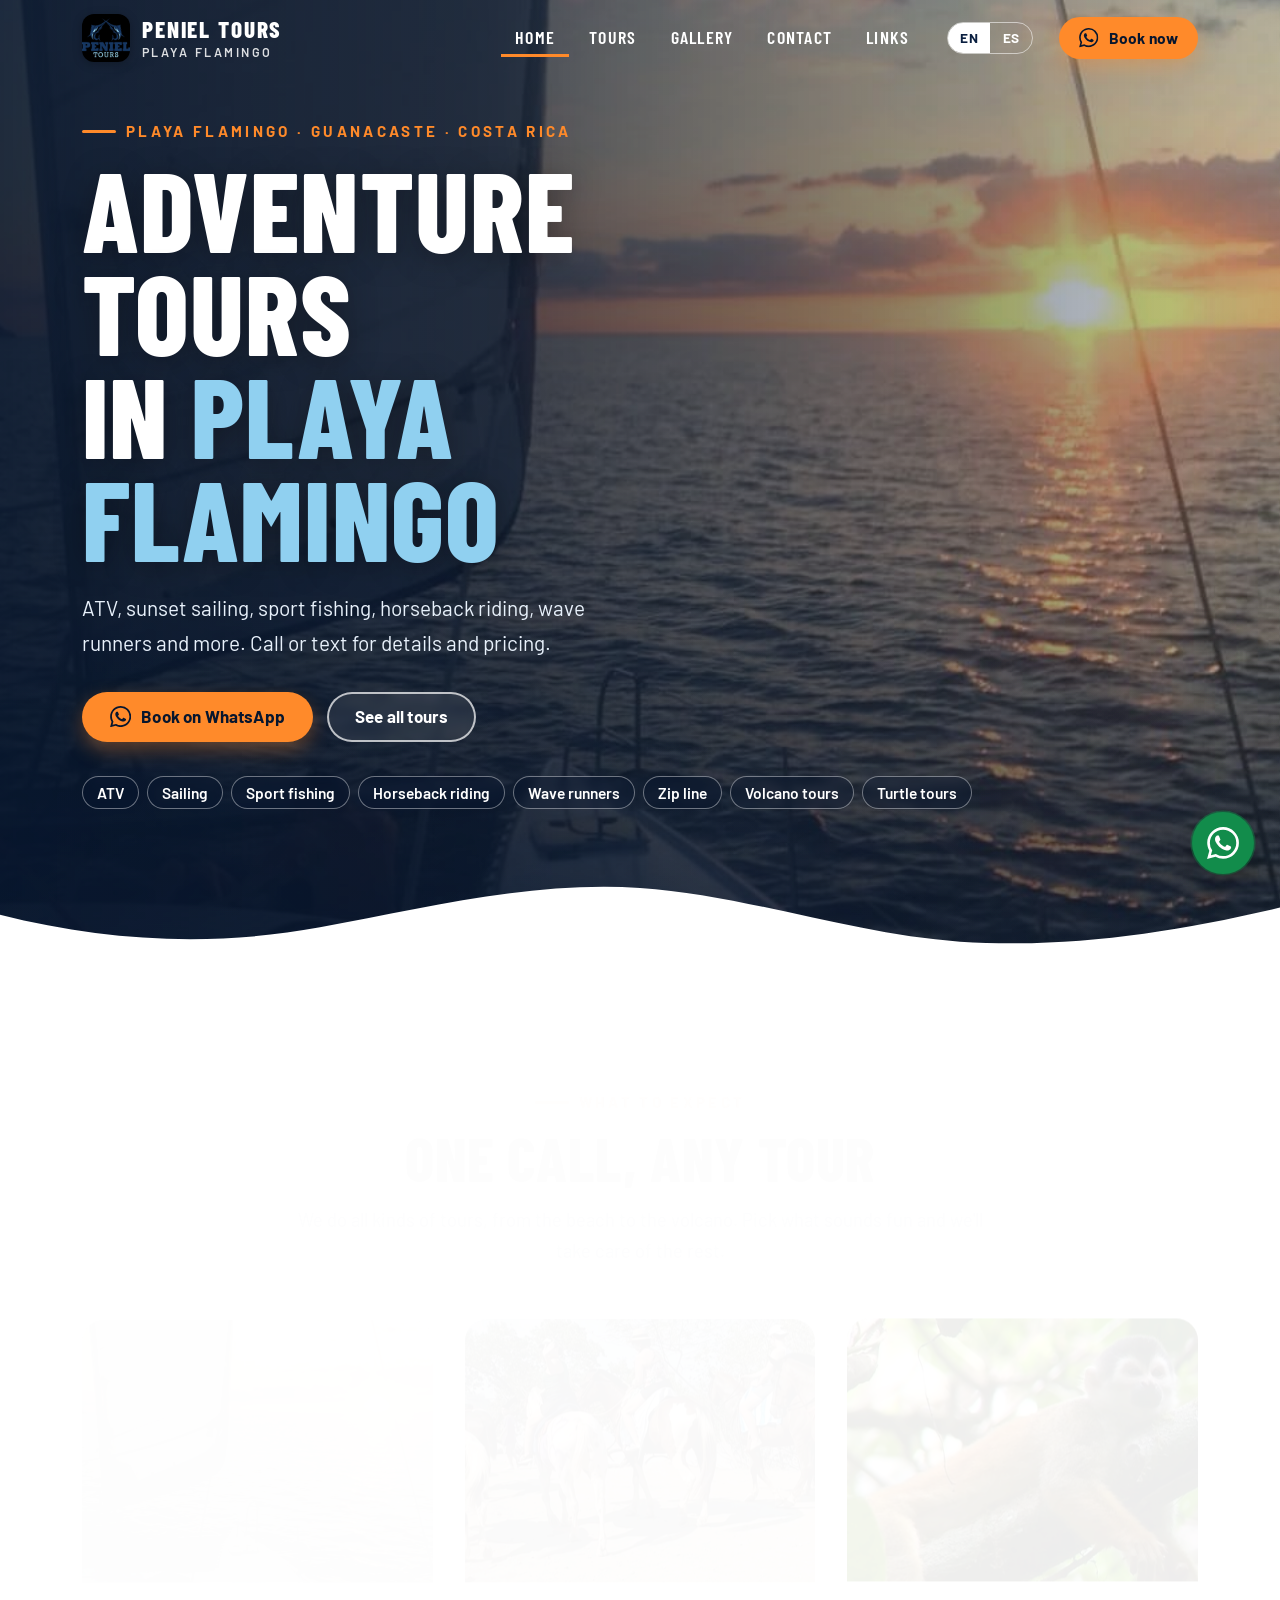
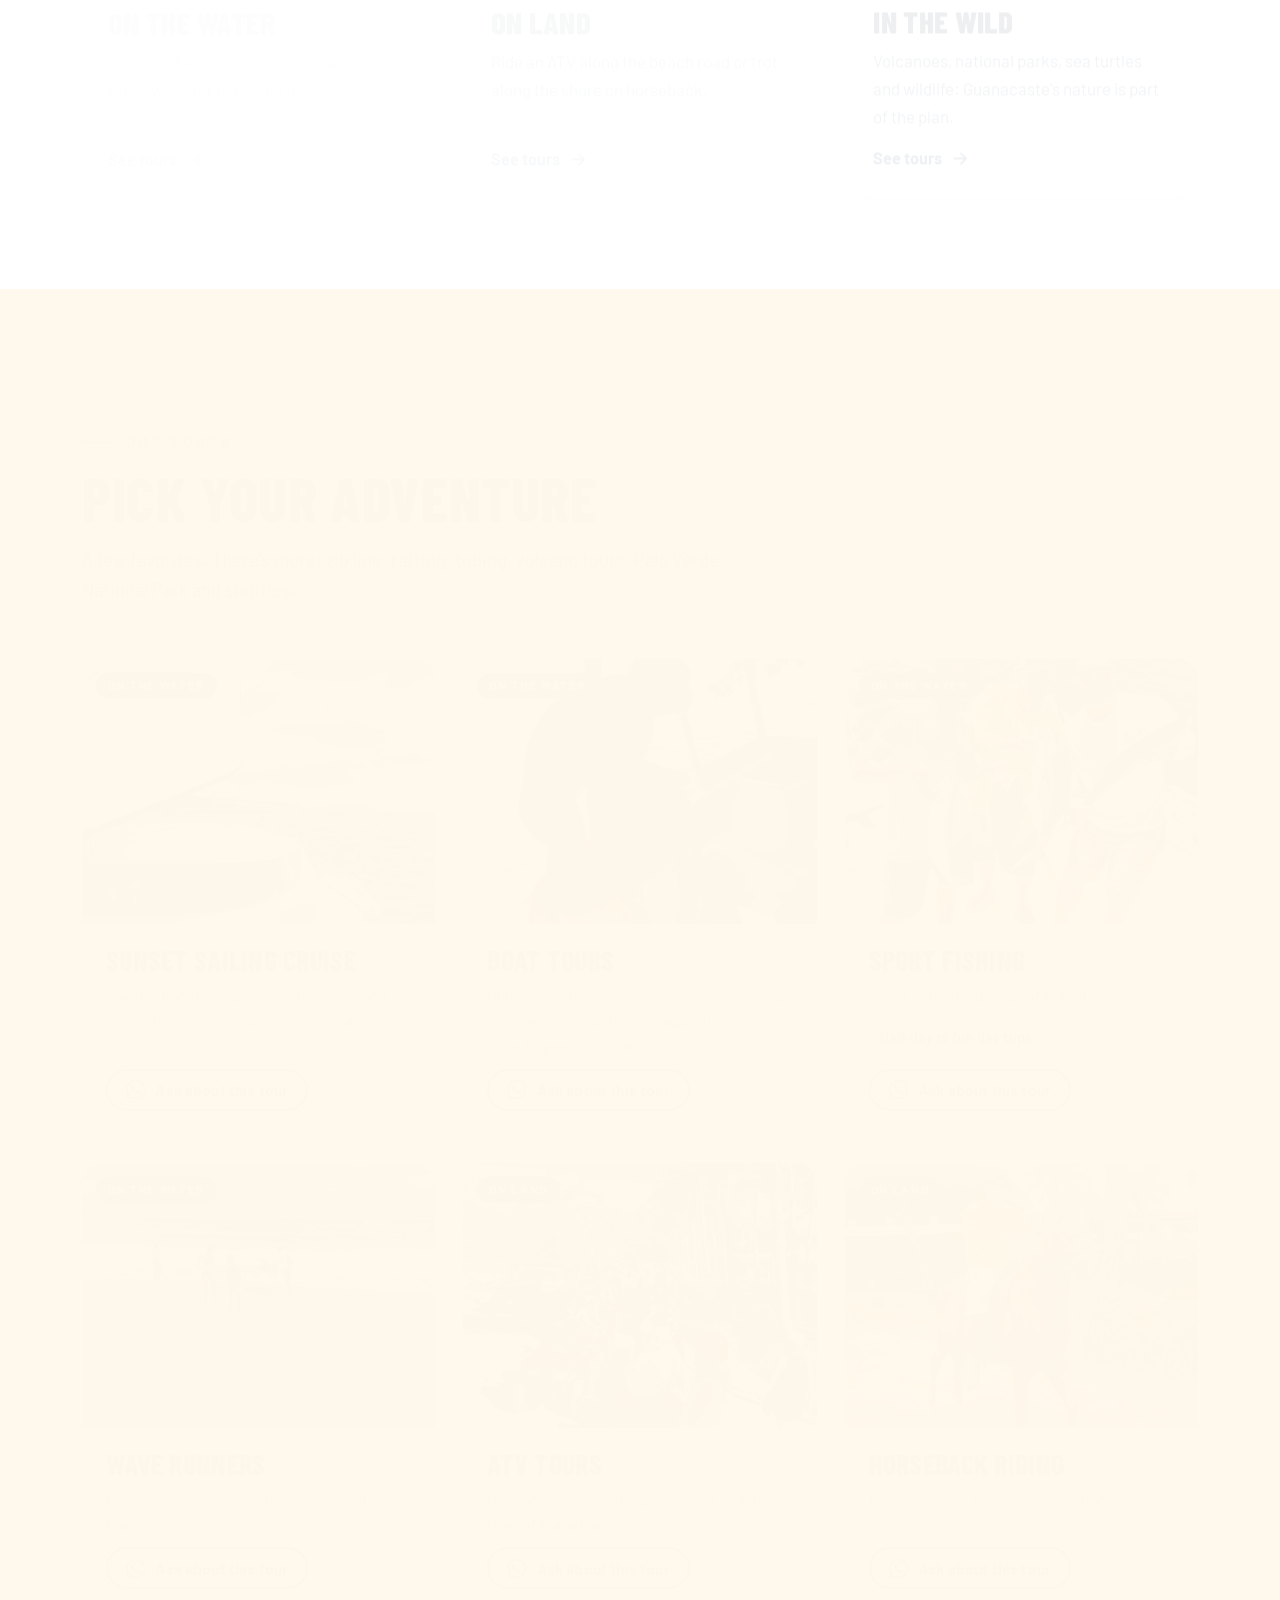
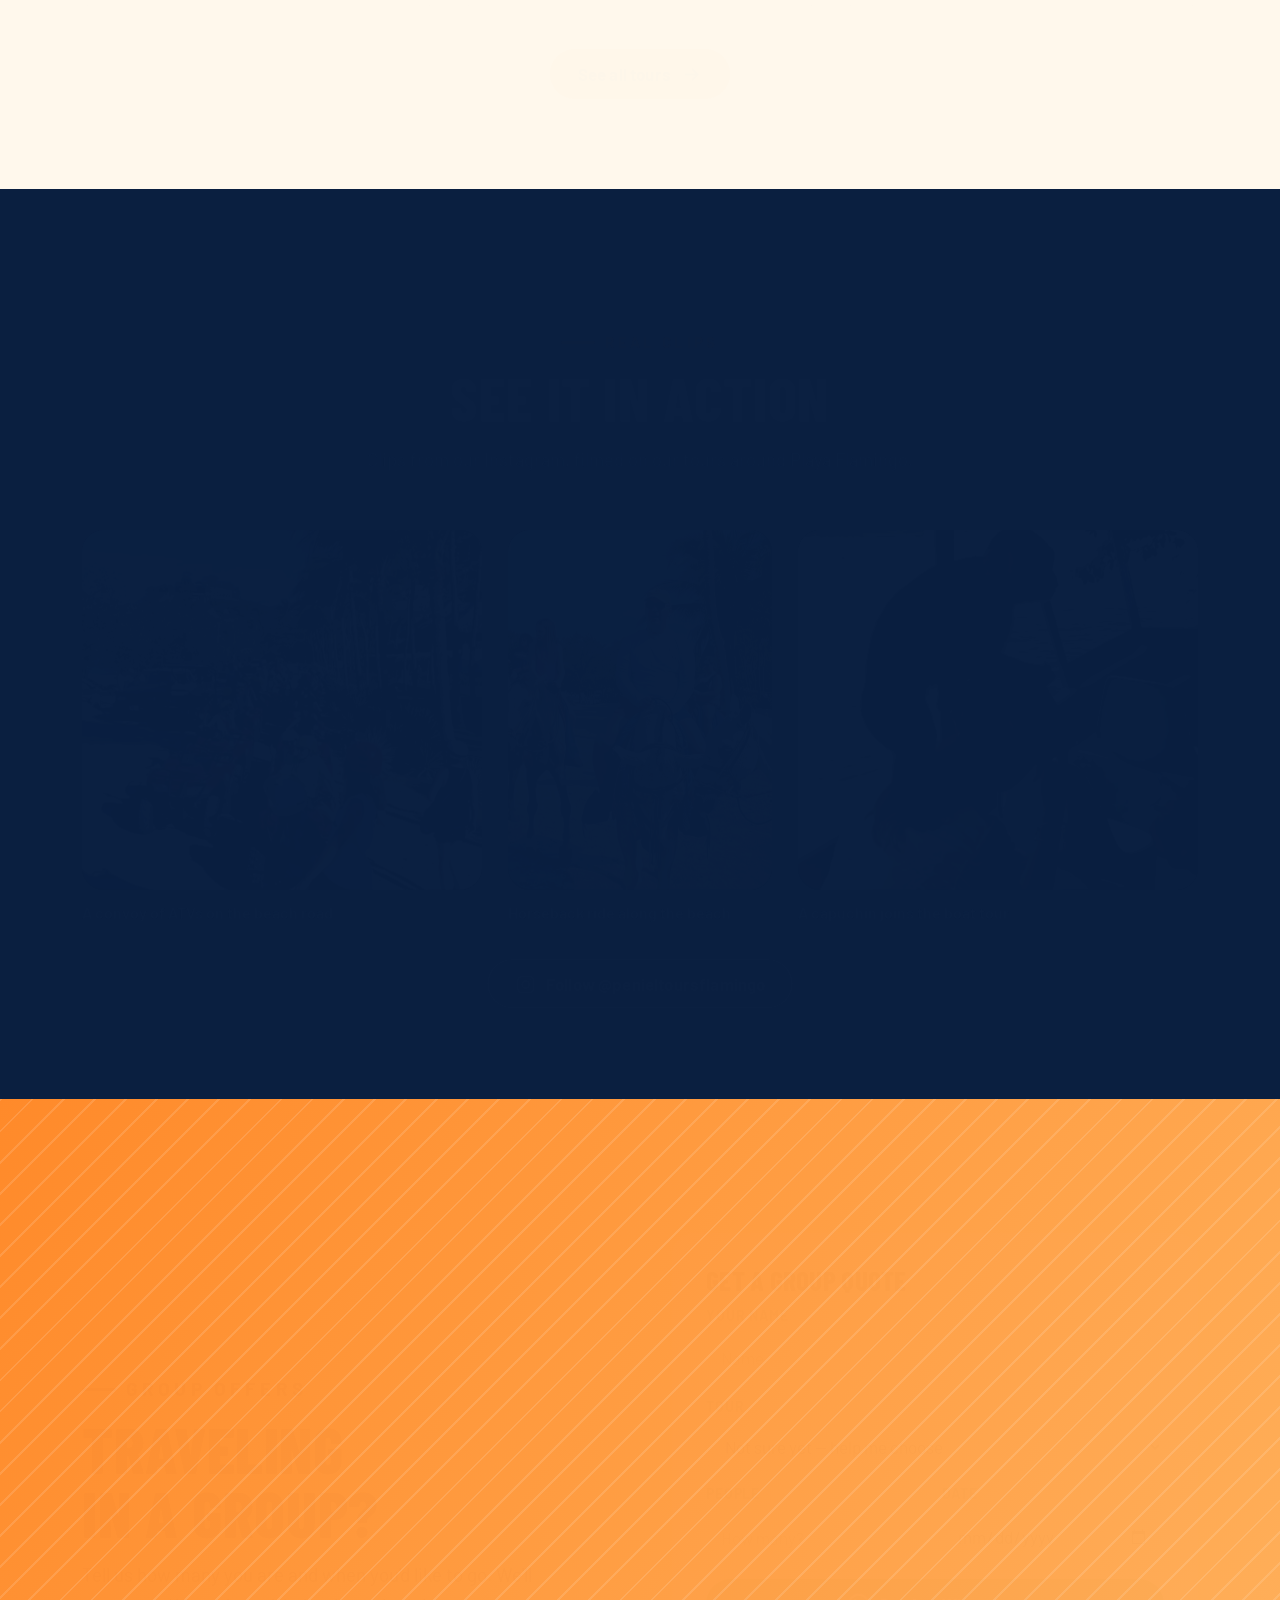
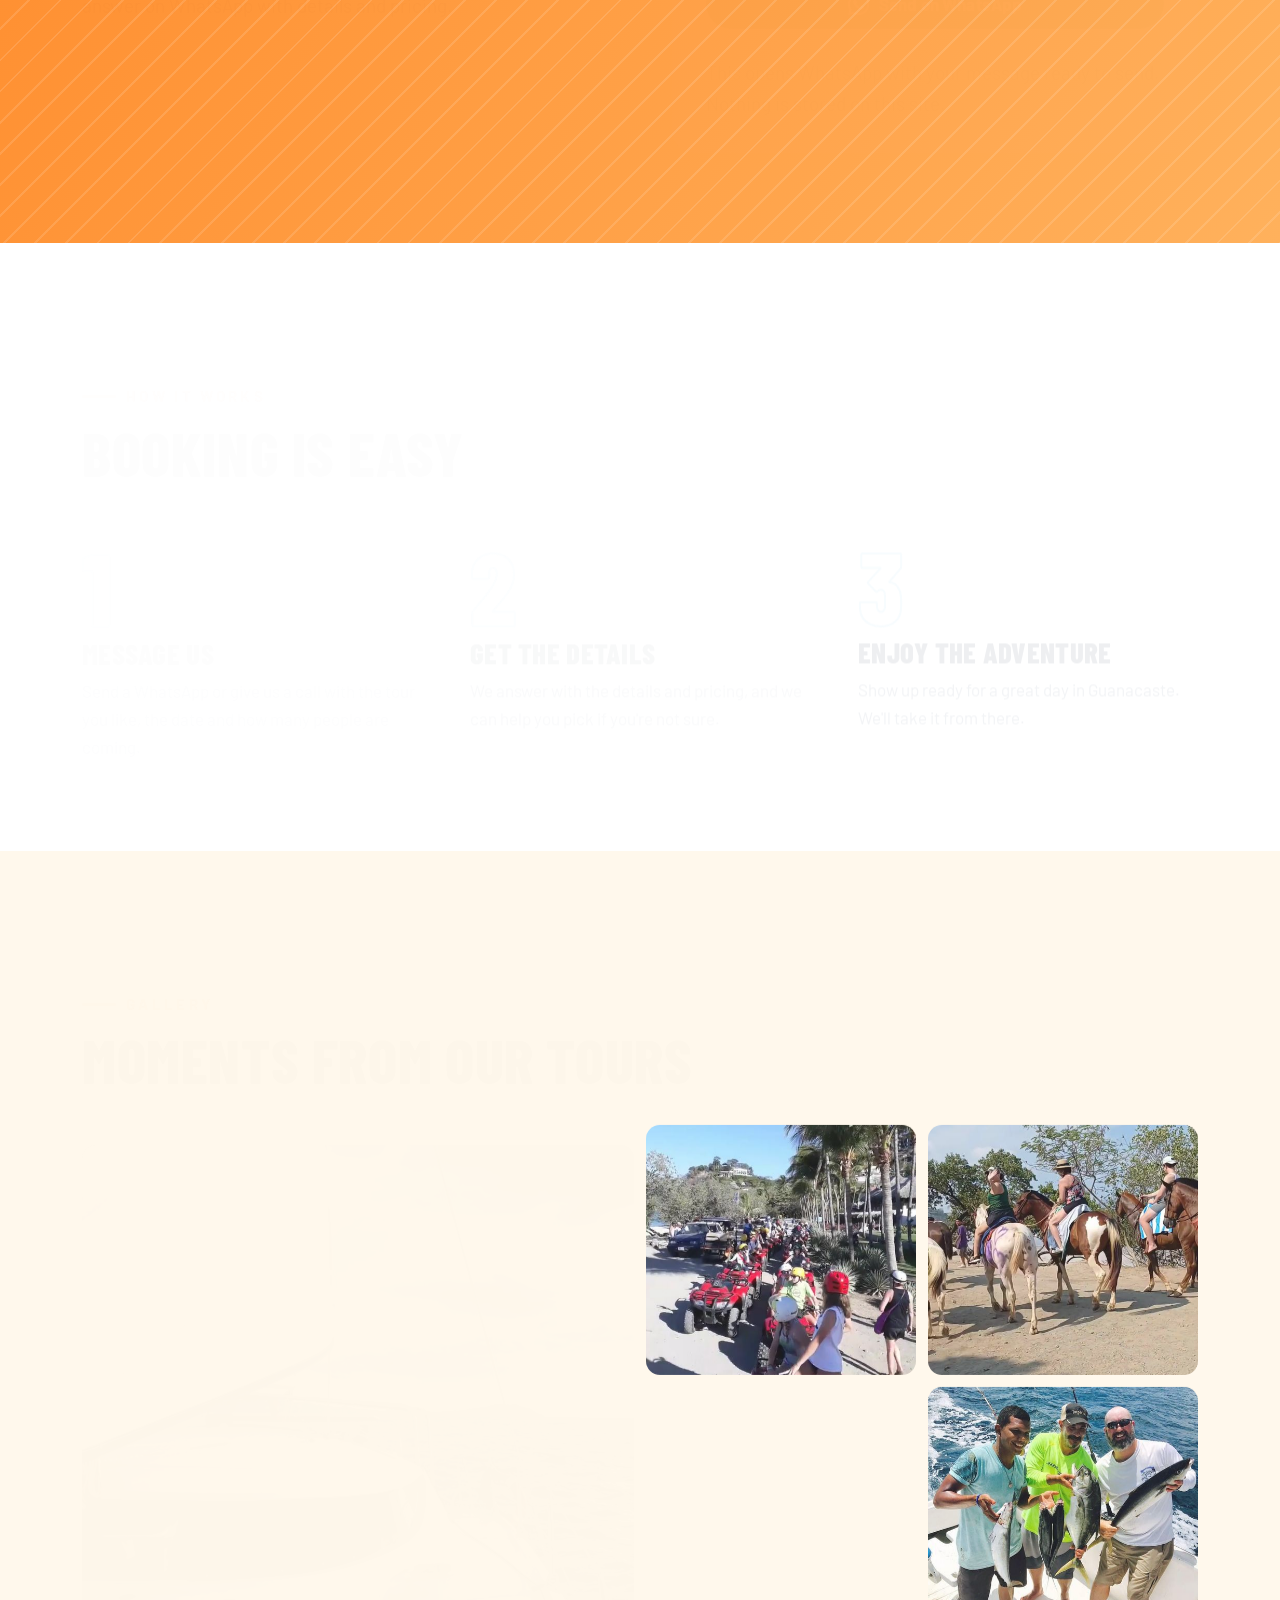
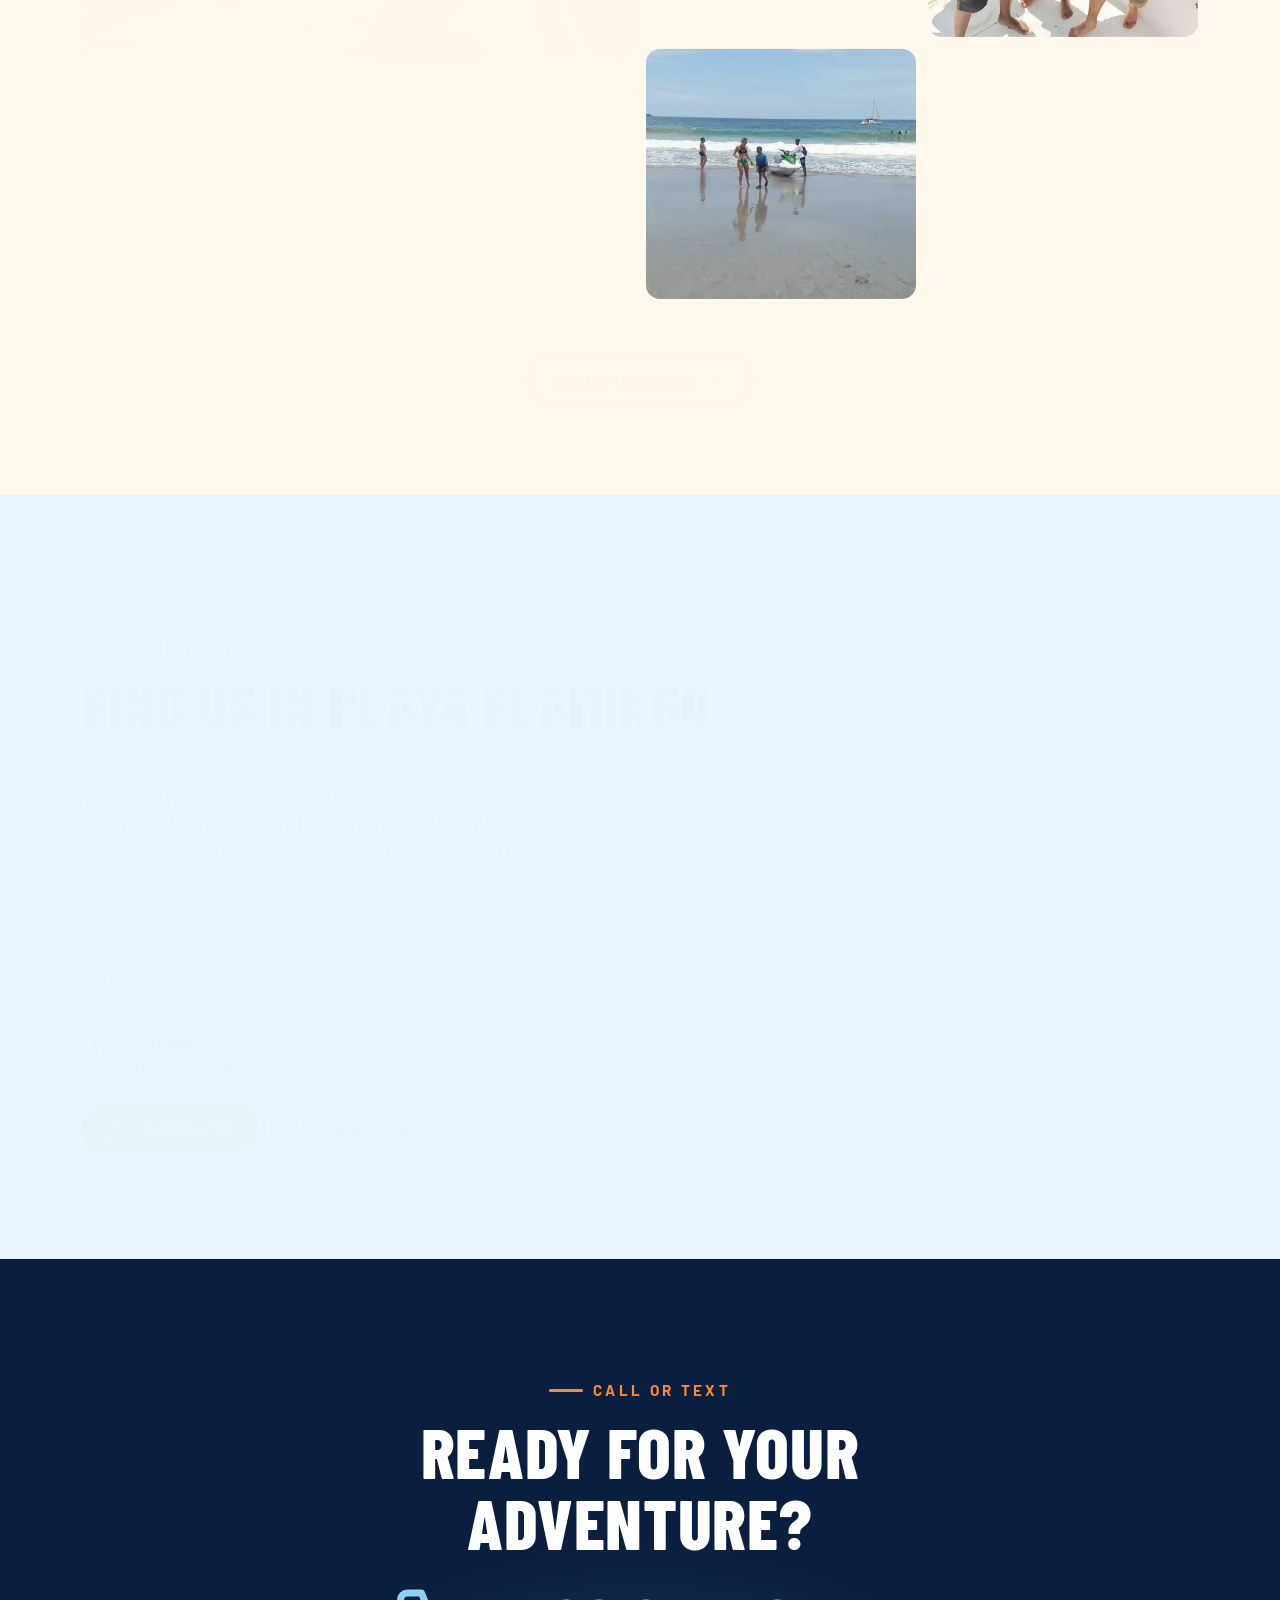
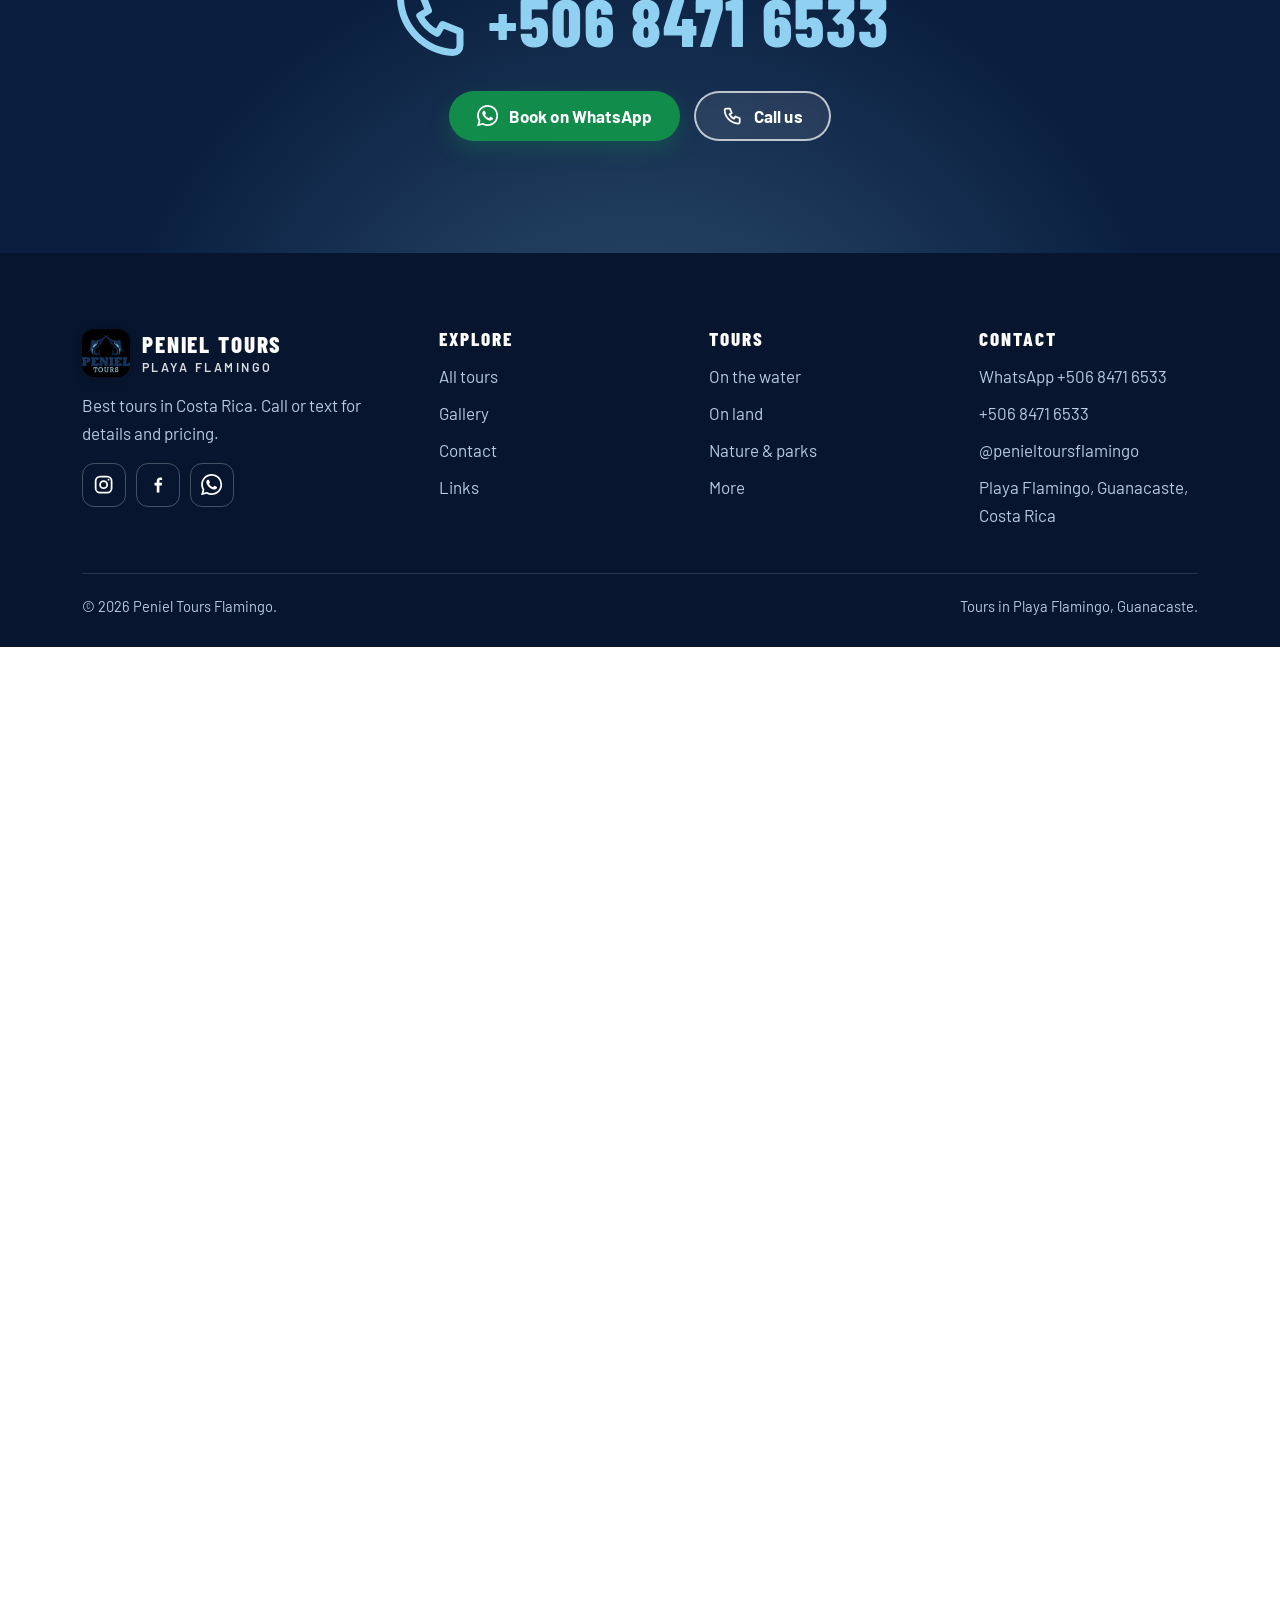
<file: index.html>
<!doctype html>
<html lang="en"><head><meta charset="utf-8"><meta name="robots" content="noindex,nofollow">
<title>Peniel Tours Flamingo</title>
<meta http-equiv="refresh" content="0;url=profesional/">
<link rel="canonical" href="profesional/"></head>
<body><a href="profesional/">Peniel Tours Flamingo</a></body></html>
</file>
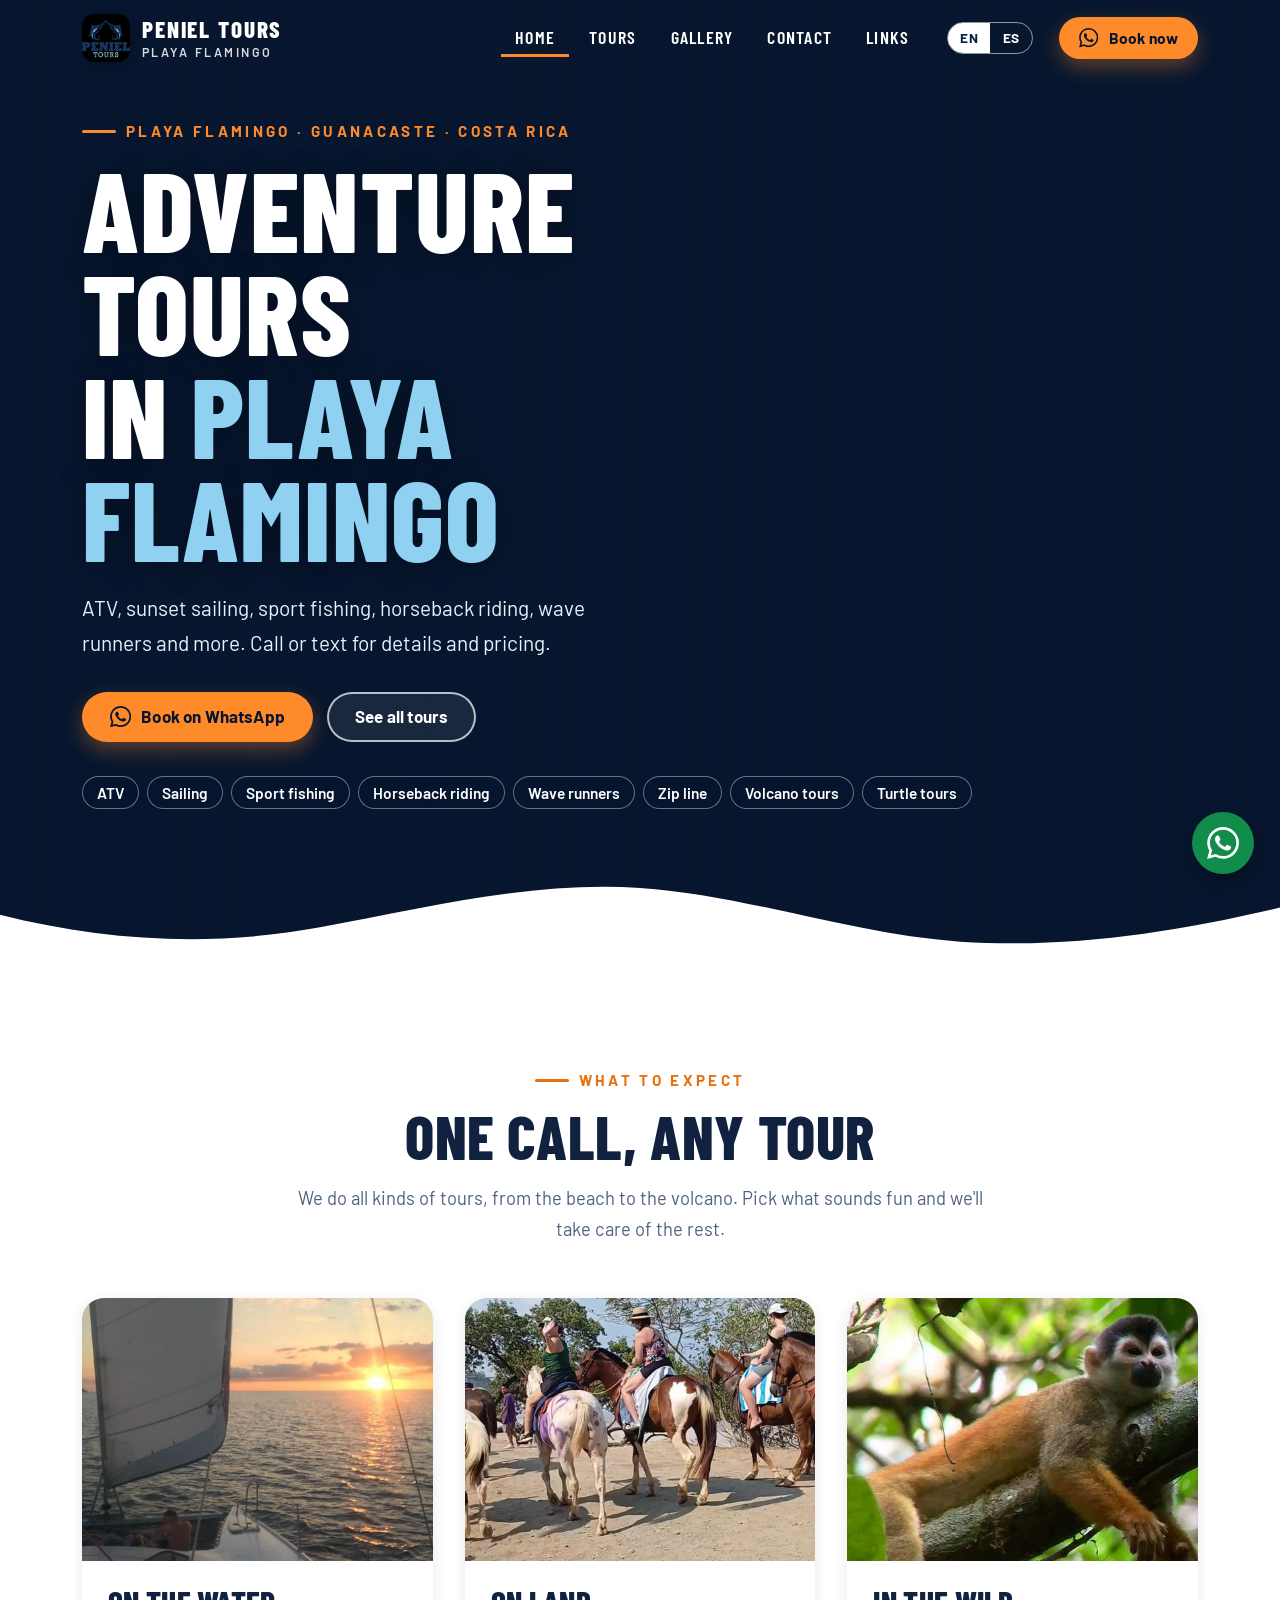
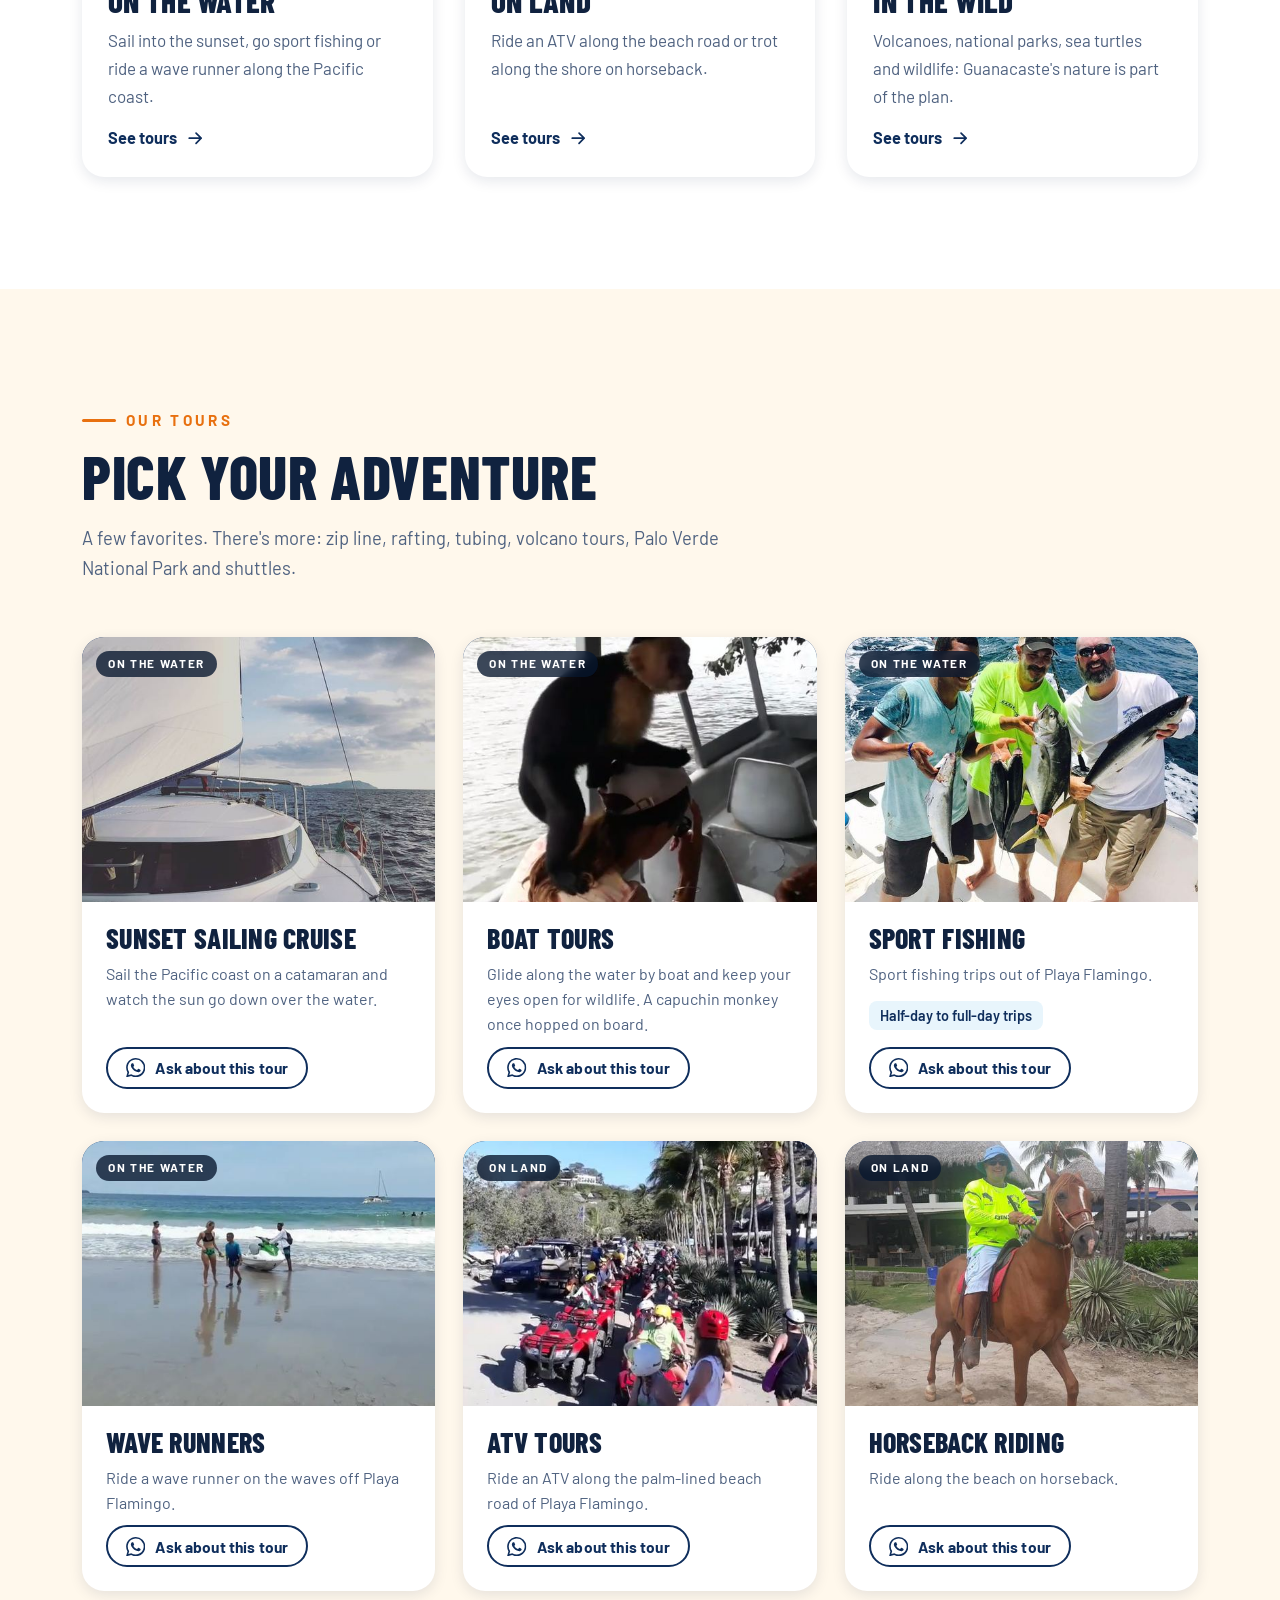
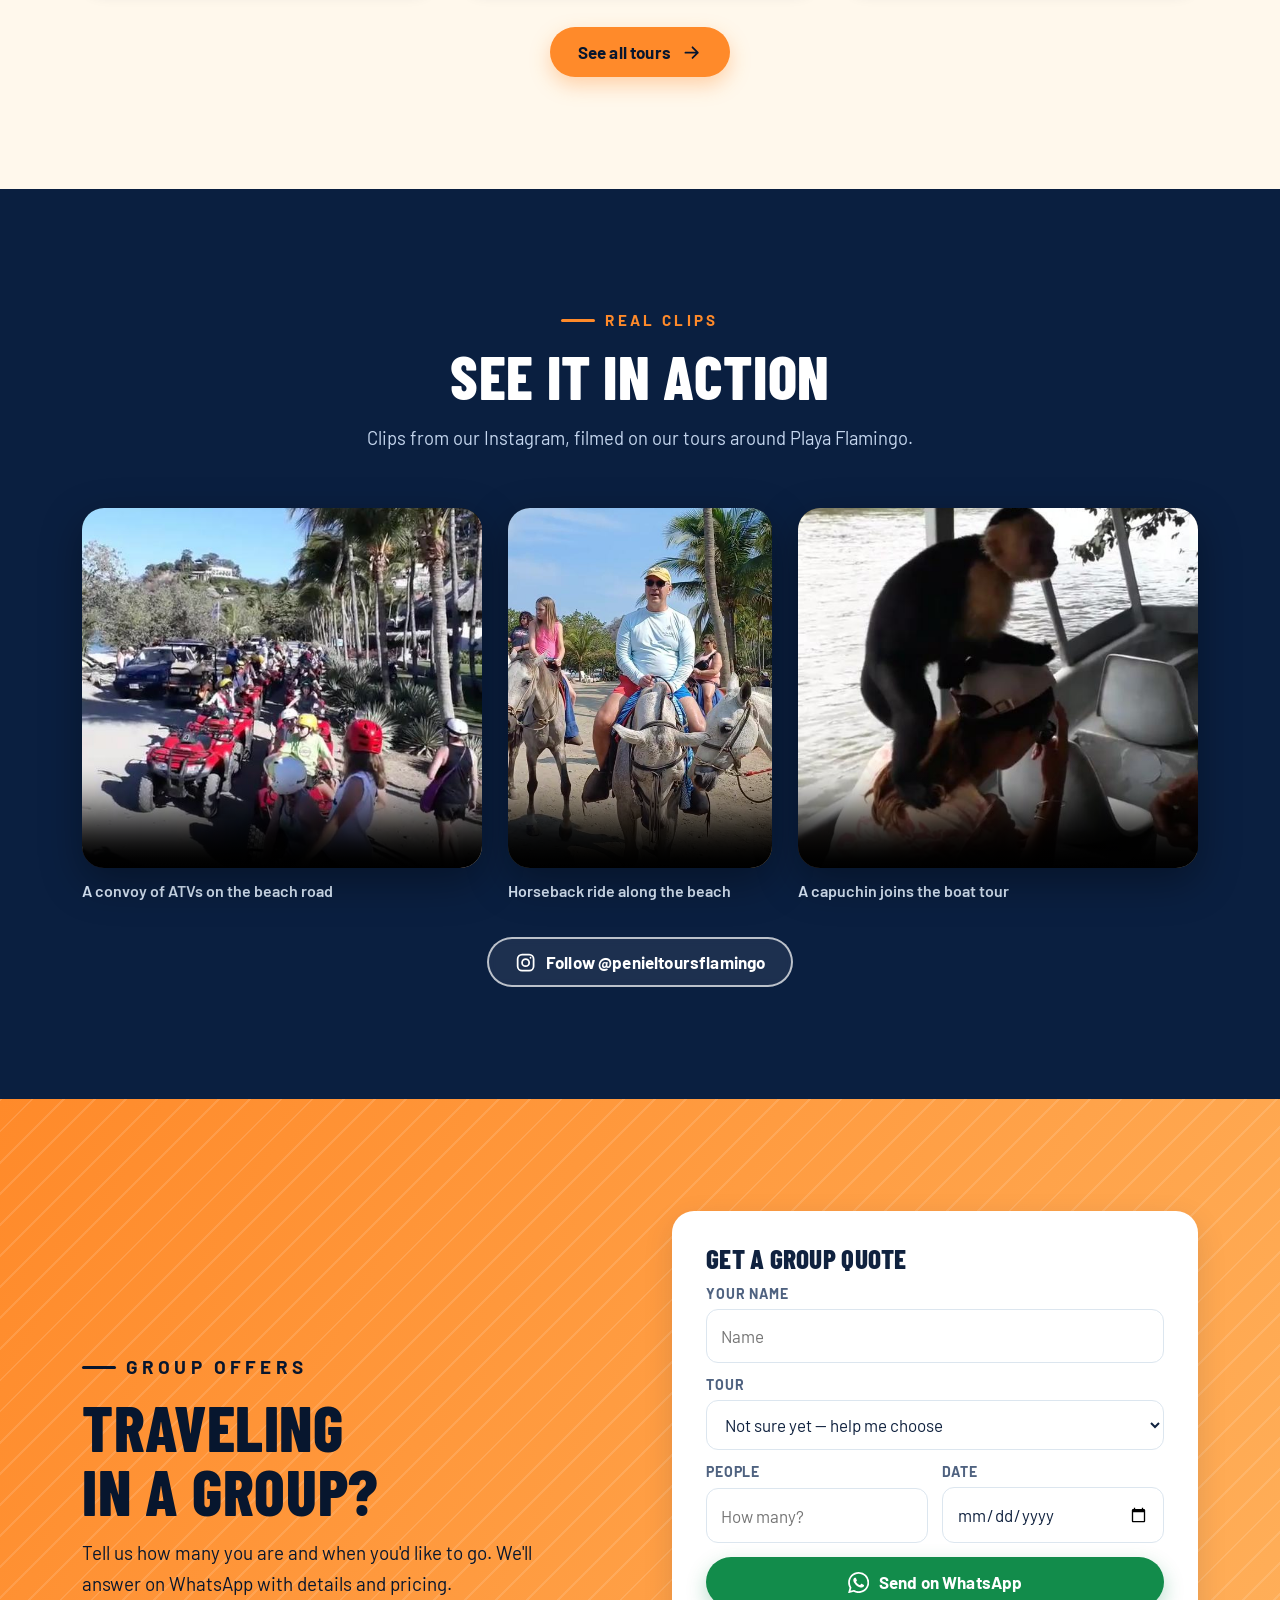
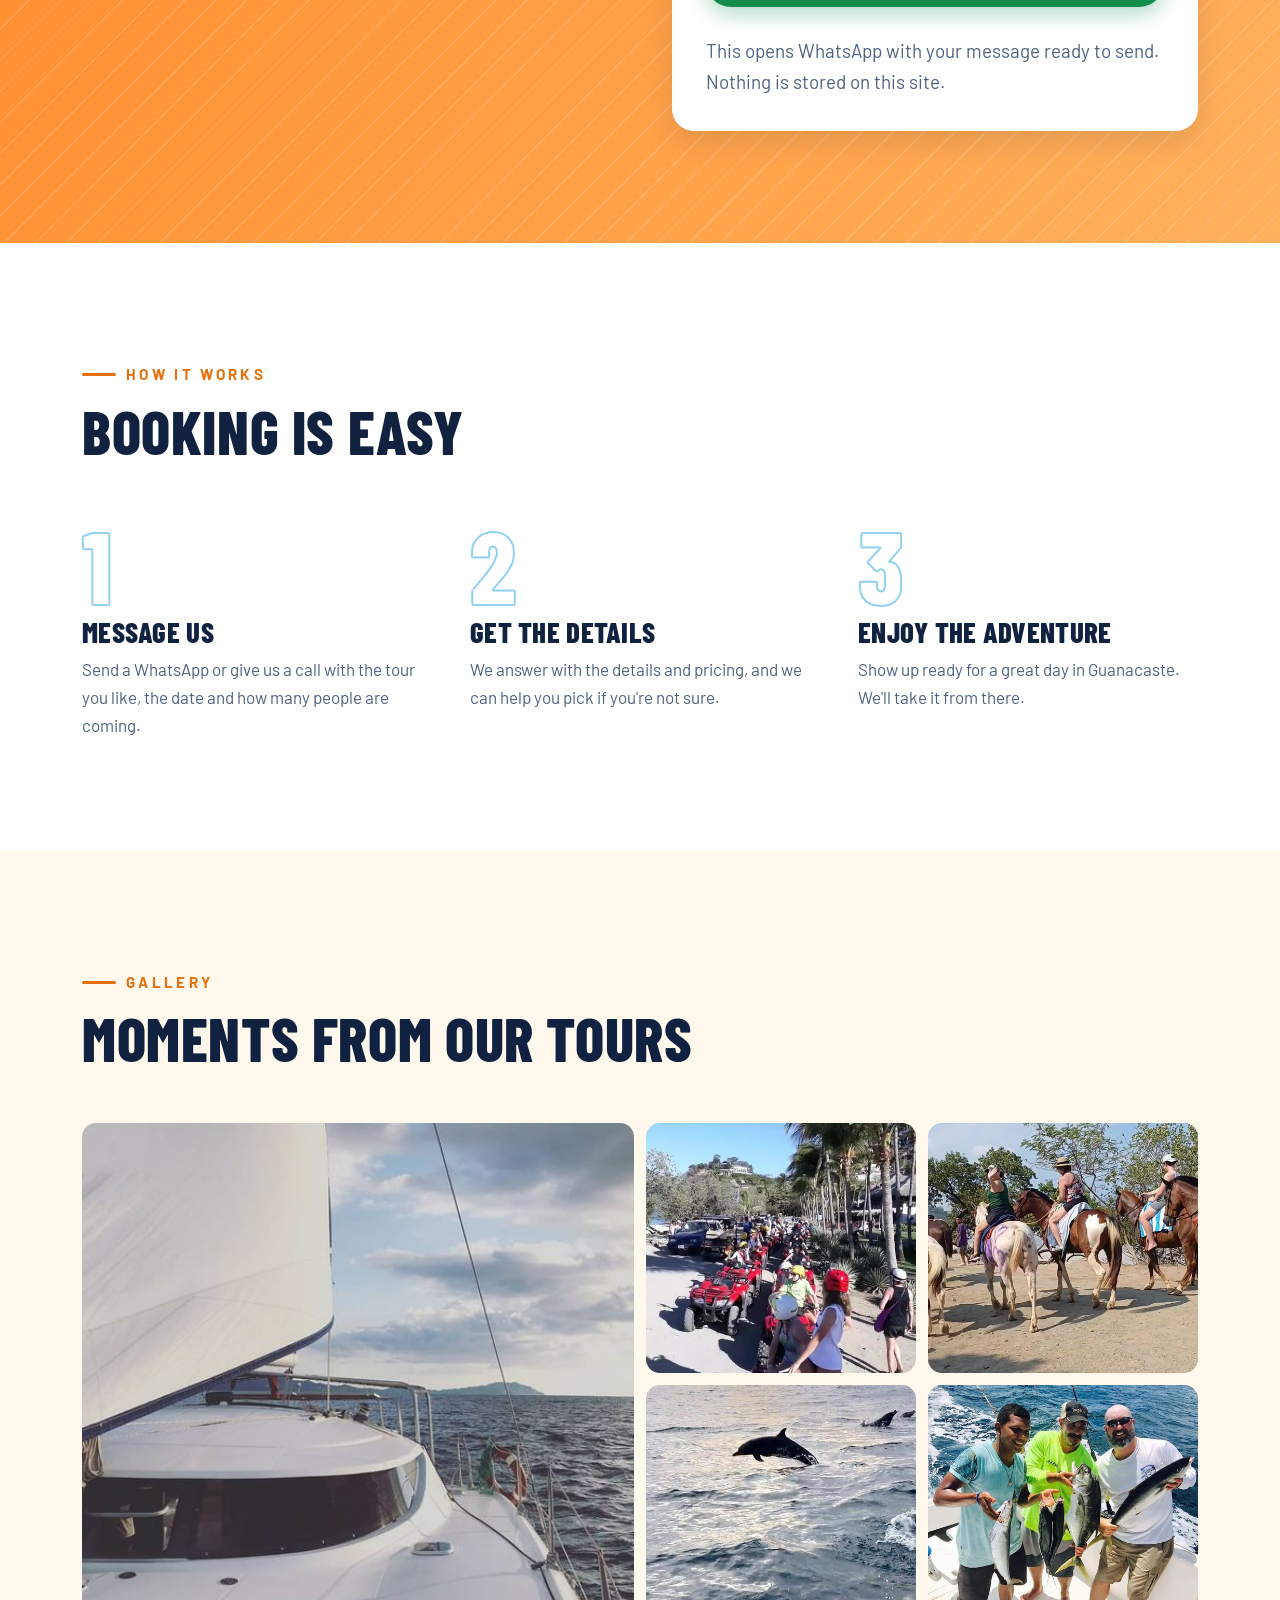
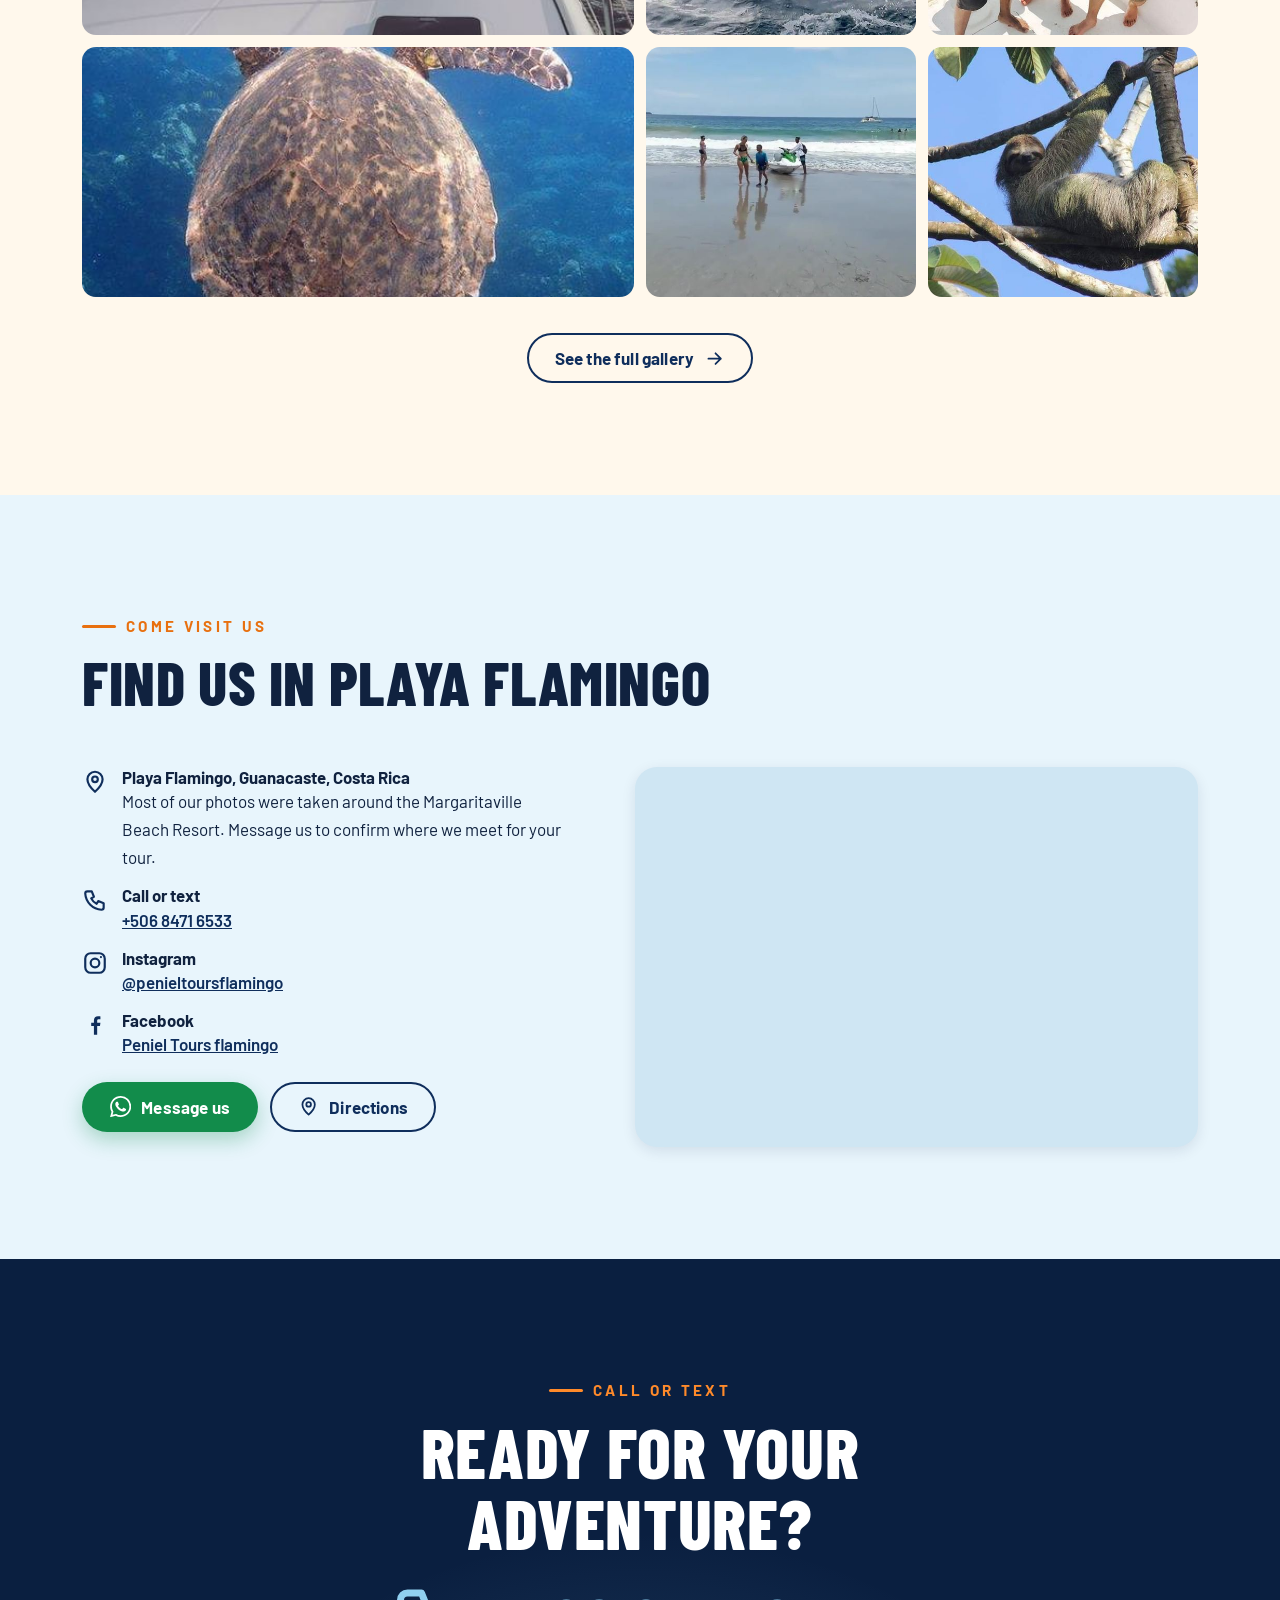
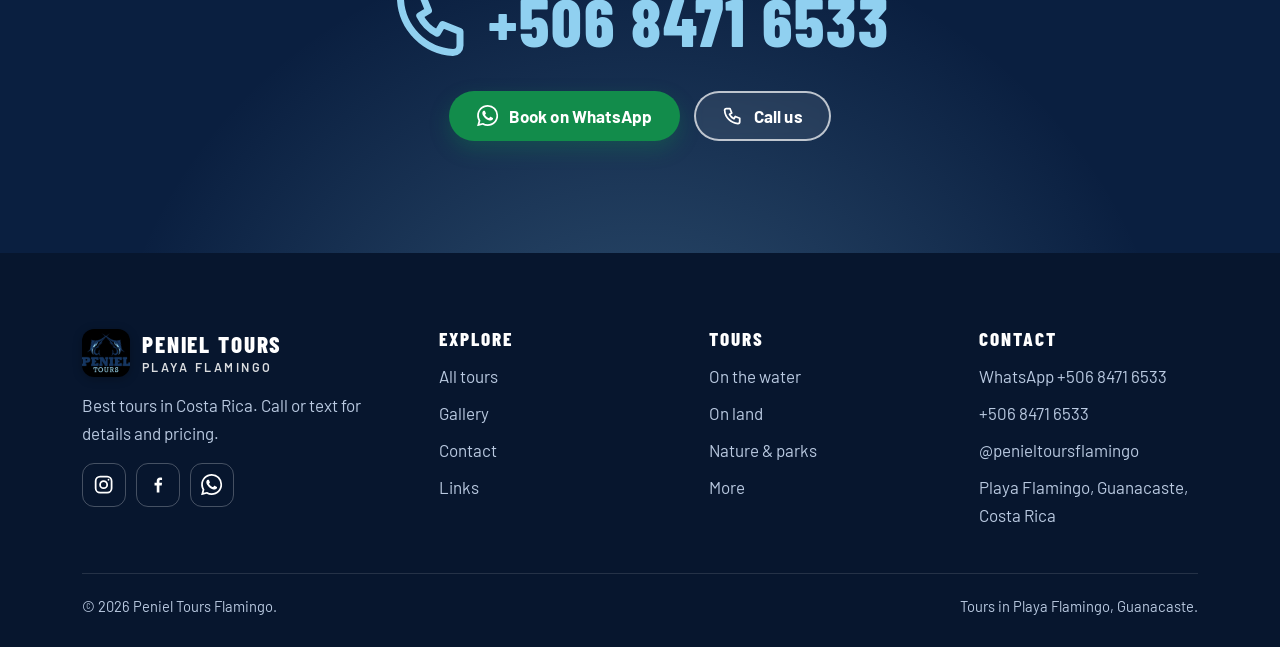
<file: profesional/index.html>
<!doctype html>
<html lang="en">
<head>
<meta charset="utf-8">
<meta name="viewport" content="width=device-width, initial-scale=1">
<title data-es="Peniel Tours Flamingo | Tours de aventura en Playa Flamingo, Costa Rica">Peniel Tours Flamingo | Adventure tours in Playa Flamingo, Costa Rica</title>
<meta name="description" content="ATV, sunset sailing, sport fishing, horseback riding, wave runners and more in Playa Flamingo, Guanacaste. Call or text +506 8471 6533 for details and pricing." data-es-content="ATV, navegación al atardecer, pesca deportiva, cabalgatas, motos acuáticas y más en Playa Flamingo, Guanacaste. Llama o escribe al +506 8471 6533 para detalles y precios.">
<meta name="robots" content="noindex,nofollow">
<meta name="wa-number" content="50684716533">
<meta name="theme-color" content="#0F2E5C">
<link rel="icon" href="img/favicon.png" type="image/png">
<link rel="apple-touch-icon" href="img/apple-touch-icon.png">
<meta property="og:type" content="website">
<meta property="og:site_name" content="Peniel Tours Flamingo">
<meta property="og:title" content="Peniel Tours Flamingo | Adventure tours in Playa Flamingo, Costa Rica">
<meta property="og:description" content="ATV, sunset sailing, sport fishing, horseback riding, wave runners and more in Playa Flamingo, Guanacaste. Call or text +506 8471 6533 for details and pricing.">
<meta property="og:image" content="img/sail-sun-low.jpg">
<meta name="twitter:card" content="summary_large_image">
<link rel="preconnect" href="https://fonts.googleapis.com">
<link rel="preconnect" href="https://fonts.gstatic.com" crossorigin>
<link href="https://fonts.googleapis.com/css2?family=Barlow+Condensed:wght@600;700;800&family=Barlow:wght@400;500;600;700&display=swap" rel="stylesheet">
<link rel="stylesheet" href="css/site.css">
<script type="application/ld+json">{"@context": "https://schema.org", "@type": "TravelAgency", "name": "Peniel Tours Flamingo", "telephone": "+50684716533", "image": "img/logo.png", "address": {"@type": "PostalAddress", "addressLocality": "Playa Flamingo", "addressRegion": "Guanacaste", "addressCountry": "CR"}, "sameAs": ["https://www.instagram.com/penieltoursflamingo/", "https://www.facebook.com/penieltours/"]}</script>
</head>
<body>
<svg xmlns="http://www.w3.org/2000/svg" style="display:none" aria-hidden="true"><symbol id="i-wa" viewBox="0 0 24 24"><path fill="currentColor" stroke="none" d="M17.47 14.38c-.3-.15-1.76-.87-2.03-.97-.27-.1-.47-.15-.67.15-.2.3-.77.97-.94 1.16-.17.2-.35.22-.64.07-.3-.15-1.26-.46-2.39-1.47-.88-.79-1.48-1.76-1.65-2.06-.17-.3-.02-.46.13-.6.13-.14.3-.35.45-.52.15-.17.2-.3.3-.5.1-.2.05-.37-.03-.52-.07-.15-.67-1.61-.92-2.2-.24-.59-.49-.5-.67-.51h-.57c-.2 0-.52.07-.8.37-.27.3-1.04 1.02-1.04 2.48s1.07 2.88 1.21 3.07c.15.2 2.1 3.2 5.08 4.49.71.3 1.26.49 1.7.63.71.22 1.36.19 1.87.12.57-.09 1.76-.72 2-1.42.25-.69.25-1.29.18-1.41-.08-.13-.28-.2-.57-.35Zm-5.42 7.4h-.01a9.87 9.87 0 0 1-5.03-1.38l-.36-.21-3.74.98 1-3.65-.24-.37a9.86 9.86 0 0 1-1.51-5.26c0-5.45 4.44-9.88 9.89-9.88 2.64 0 5.12 1.03 6.99 2.9a9.83 9.83 0 0 1 2.89 7c0 5.45-4.44 9.88-9.88 9.88Zm8.41-18.3A11.82 11.82 0 0 0 12.05 0C5.5 0 .16 5.34.16 11.89c0 2.1.55 4.14 1.59 5.95L.06 24l6.3-1.65a11.88 11.88 0 0 0 5.68 1.45h.01c6.55 0 11.89-5.34 11.89-11.89a11.82 11.82 0 0 0-3.48-8.41Z"/></symbol><symbol id="i-phone" viewBox="0 0 24 24"><path d="M5 4h4l2 5-2.5 1.5a11 11 0 0 0 5 5L15 13l5 2v4a2 2 0 0 1-2 2A16 16 0 0 1 3 6a2 2 0 0 1 2-2z"/></symbol><symbol id="i-ig" viewBox="0 0 24 24"><rect x="3" y="3" width="18" height="18" rx="5"/><circle cx="12" cy="12" r="4"/><circle cx="17.5" cy="6.5" r="1" fill="currentColor" stroke="none"/></symbol><symbol id="i-fb" viewBox="0 0 24 24"><path fill="currentColor" stroke="none" d="M14 21v-8h2.6l.4-3H14V8.2c0-.9.3-1.4 1.5-1.4H17V4.1C16.7 4 15.8 4 14.8 4 12.5 4 11 5.4 11 7.9V10H8.5v3H11v8z"/></symbol><symbol id="i-pin" viewBox="0 0 24 24"><path d="M12 21s-7-6.2-7-11.5a7 7 0 0 1 14 0C19 14.8 12 21 12 21z"/><circle cx="12" cy="9.5" r="2.6"/></symbol><symbol id="i-arrow" viewBox="0 0 24 24"><path d="M5 12h14M13 6l6 6-6 6"/></symbol><symbol id="i-down" viewBox="0 0 24 24"><path d="m6 9 6 6 6-6"/></symbol><symbol id="i-menu" viewBox="0 0 24 24"><path d="M4 7h16M4 12h16M4 17h16"/></symbol><symbol id="i-close" viewBox="0 0 24 24"><path d="M6 6l12 12M18 6 6 18"/></symbol><symbol id="i-star" viewBox="0 0 24 24"><path d="m12 3.5 2.6 5.4 5.9.8-4.3 4.1 1 5.9L12 17l-5.2 2.7 1-5.9L3.5 9.7l5.9-.8z"/></symbol><symbol id="p-sail" viewBox="0 0 64 64"><path d="M8 44h48l-6 10H14z"/><path d="M32 8v36"/><path d="M34 10l18 30H34z"/><path d="M30 18 14 40h16z"/></symbol><symbol id="p-boat" viewBox="0 0 64 64"><path d="M6 38h52l-8 14H14z"/><path d="M18 38V26h22l8 12"/><path d="M24 32h4m6 0h4"/><path d="M30 26V16"/><path d="M4 58q5-4 10 0t10 0 10 0 10 0 10 0 10 0"/></symbol><symbol id="p-fish" viewBox="0 0 64 64"><path d="M6 32c8-11 24-14 36-7 4 2 7 5 10 7-3 2-6 5-10 7-12 7-28 4-36-7z"/><path d="M52 32l8-9v18z"/><circle cx="19" cy="30" r="1.8" fill="currentColor" stroke="none"/><path d="M28 24c3 5 3 11 0 16"/></symbol><symbol id="p-jetski" viewBox="0 0 64 64"><path d="M8 40c12 5 32 5 48-6l-12-6-8-12h-8l4 12-12 2z"/><path d="M4 54q5-4 10 0t10 0 10 0 10 0 10 0 10 0"/></symbol><symbol id="p-kayak" viewBox="0 0 64 64"><path d="M4 42c14-8 42-8 56 0-14 8-42 8-56 0z"/><ellipse cx="32" cy="40" rx="7" ry="2.6"/><path d="M16 18l32 28"/><ellipse cx="13" cy="15" rx="7" ry="3" transform="rotate(41 13 15)"/><ellipse cx="51" cy="49" rx="7" ry="3" transform="rotate(41 51 49)"/></symbol><symbol id="p-raft" viewBox="0 0 64 64"><path d="M6 40c0-8 52-8 52 0 0 8-10 12-26 12S6 48 6 40z"/><path d="M22 34l-8-18m28 18 8-18"/><path d="M4 58q5-4 10 0t10 0 10 0 10 0 10 0 10 0"/></symbol><symbol id="p-tube" viewBox="0 0 64 64"><circle cx="32" cy="28" r="17"/><circle cx="32" cy="28" r="7"/><path d="M4 52q5-4 10 0t10 0 10 0 10 0 10 0 10 0"/><path d="M4 59q5-4 10 0t10 0 10 0 10 0 10 0 10 0"/></symbol><symbol id="p-atv" viewBox="0 0 64 64"><circle cx="15" cy="44" r="9"/><circle cx="49" cy="44" r="9"/><circle cx="15" cy="44" r="3"/><circle cx="49" cy="44" r="3"/><path d="M15 44l9-14h16l9 14"/><path d="M26 28h10"/><path d="M40 30l5-10h9"/></symbol><symbol id="p-horse" viewBox="0 0 64 64"><path d="M16 56C9 47 8 39 8 30 8 16 18 8 32 8s24 8 24 22c0 9-1 17-8 26"/><path d="M12 56h14m12 0h14"/><circle cx="15" cy="28" r="1.6" fill="currentColor" stroke="none"/><circle cx="15" cy="40" r="1.6" fill="currentColor" stroke="none"/><circle cx="49" cy="28" r="1.6" fill="currentColor" stroke="none"/><circle cx="49" cy="40" r="1.6" fill="currentColor" stroke="none"/></symbol><symbol id="p-zip" viewBox="0 0 64 64"><path d="M6 8v48M58 28v28"/><path d="M6 12l52 14"/><circle cx="32" cy="19.5" r="3"/><path d="M32 23v8"/><circle cx="32" cy="35" r="3.4"/><path d="M32 39v8m-7-5 7-3 7 3m-7 5-5 8m5-8 5 8"/></symbol><symbol id="p-rappel" viewBox="0 0 64 64"><path d="M44 6v52"/><path d="M44 12h8M44 28h8M44 44h8"/><circle cx="30" cy="22" r="3.6"/><path d="M30 26v14M30 40l-7 12m7-12 5 12M30 30l9-6"/><path d="M39 6v18"/></symbol><symbol id="p-hike" viewBox="0 0 64 64"><path d="M4 52l16-26 10 14 8-10 22 22z"/><circle cx="48" cy="14" r="4"/><path d="M30 52q9-5 4-12"/></symbol><symbol id="p-volcano" viewBox="0 0 64 64"><path d="M6 54l18-32h16l18 32z"/><path d="M24 22q8 5 16 0"/><path d="M32 16q-7-4 0-8t0-4"/><path d="M32 28v9m-6 5-3 8m15-8 3 8"/></symbol><symbol id="p-leaf" viewBox="0 0 64 64"><path d="M12 52C10 28 26 10 54 10c0 28-14 44-38 42z"/><path d="M12 52 40 24"/><path d="M26 38h12M32 31h10"/></symbol><symbol id="p-turtle" viewBox="0 0 64 64"><ellipse cx="30" cy="34" rx="16" ry="12"/><path d="M22 34h16M30 22v24"/><circle cx="52" cy="32" r="5"/><path d="M19 24l-8-9m25 9 7-9M19 44l-8 9m25-9 7 9M14 34H8"/></symbol><symbol id="p-camera" viewBox="0 0 64 64"><rect x="8" y="20" width="48" height="32" rx="5"/><circle cx="32" cy="36" r="9"/><path d="M22 20l3-7h14l3 7"/><circle cx="48" cy="27" r="1.6" fill="currentColor" stroke="none"/></symbol><symbol id="p-plus" viewBox="0 0 64 64"><circle cx="32" cy="32" r="22"/><path d="M32 20v24M20 32h24"/></symbol><symbol id="p-van" viewBox="0 0 64 64"><path d="M6 20h32l14 14v14H6z"/><path d="M14 26h14v9H14zm20 0h4l6 9H34z"/><circle cx="19" cy="49" r="5" fill="#fff" fill-opacity=".0"/><circle cx="43" cy="49" r="5"/></symbol></svg>
<a class="skip" href="#main" data-es="Saltar al contenido">Skip to content</a>
<header class="hdr" id="top">
  <div class="wrap hdr__in">
    <a class="brand" href="index.html" aria-label="Peniel Tours Flamingo">
      <img src="img/logo-128.png" width="48" height="48" alt="Peniel Tours">
      <span class="brand__txt"><b>PENIEL TOURS</b><small>Playa Flamingo</small></span>
    </a>
    <nav class="nav" id="nav" aria-label="Main" data-es-aria-label="Principal">
      <a href="index.html" aria-current="page"><span data-es="Inicio">Home</span></a>
      <div class="dd"><a href="tours.html"><span data-es="Tours">Tours</span></a><div class="dd__menu"><a href="tours.html#water"><span data-es="En el agua">On the water</span></a><a href="tours.html#land"><span data-es="En tierra">On land</span></a><a href="tours.html#wild"><span data-es="Naturaleza y parques">Nature & parks</span></a></div></div>
      <a href="gallery.html"><span data-es="Galería">Gallery</span></a>
      <a href="contact.html"><span data-es="Contacto">Contact</span></a>
      <a href="links.html"><span data-es="Enlaces">Links</span></a>
    </nav>
    <div class="lang" role="group" aria-label="Language / Idioma"><button type="button" data-lang="en" aria-pressed="true">EN</button><button type="button" data-lang="es" aria-pressed="false">ES</button></div>
    <a class="btn btn--sun btn--sm hdr__cta" href="https://wa.me/50684716533?text=Hi%20Peniel%20Tours%21%20I%27d%20like%20to%20book%20a%20tour." data-wa="Hi Peniel Tours! I&#x27;d like to book a tour." data-wa-es="¡Hola Peniel Tours! Quisiera reservar un tour." target="_blank" rel="noopener"><svg class="icon " aria-hidden="true"><use href="#i-wa"/></svg> <span data-es="Reservar">Book now</span></a>
    <button class="burger" type="button" aria-controls="nav" aria-expanded="false" aria-label="Open menu"><svg class="icon " aria-hidden="true"><use href="#i-menu"/></svg></button>
  </div>
</header>
<main id="main">
<section class="hero">
  <div class="hero__slides" aria-hidden="false"><div class="hero__slide"><img src="img/sail-sun-low.jpg" srcset="img/sail-sun-low-sm.jpg 520w, img/sail-sun-low.jpg 962w" sizes="100vw" width="962" height="962" alt="Sunset over the Pacific from a catamaran" data-es-alt="Atardecer sobre el Pacífico desde un catamarán" fetchpriority="high" style="object-position:center 45%"></div><div class="hero__slide"><img src="img/horse-rider.jpg" srcset="img/horse-rider-sm.jpg 520w, img/horse-rider.jpg 1080w" sizes="100vw" width="1080" height="1080" alt="A guide on horseback at Playa Flamingo" data-es-alt="Un guía a caballo en Playa Flamingo" style="object-position:center 35%"></div><div class="hero__slide"><img src="img/fish-crew.jpg" srcset="img/fish-crew-sm.jpg 520w, img/fish-crew.jpg 960w" sizes="100vw" width="960" height="960" alt="Crew showing the day&#x27;s catch" data-es-alt="La tripulación con la pesca del día" style="object-position:center 40%"></div></div>
  <div class="wrap hero__in">
    <p class="eyebrow">Playa Flamingo &middot; Guanacaste &middot; Costa Rica</p>
    <h1><span data-es="Tours de aventura en &lt;em&gt;Playa Flamingo&lt;/em&gt;">Adventure tours in <em>Playa Flamingo</em></span></h1>
    <p class="hero__lead"><span data-es="ATV, navegación al atardecer, pesca deportiva, cabalgatas, motos acuáticas y mucho más. Llama o escribe para detalles y precios.">ATV, sunset sailing, sport fishing, horseback riding, wave runners and more. Call or text for details and pricing.</span></p>
    <div class="hero__cta">
      <a class="btn btn--sun" href="https://wa.me/50684716533?text=Hi%20Peniel%20Tours%21%20I%27d%20like%20to%20book%20a%20tour." data-wa="Hi Peniel Tours! I&#x27;d like to book a tour." data-wa-es="¡Hola Peniel Tours! Quisiera reservar un tour." target="_blank" rel="noopener"><svg class="icon " aria-hidden="true"><use href="#i-wa"/></svg> <span data-es="Reserva por WhatsApp">Book on WhatsApp</span></a>
      <a class="btn btn--ghost" href="tours.html"><span data-es="Ver todos los tours">See all tours</span></a>
    </div>
    <ul class="chips"><li><span data-es="ATV">ATV</span></li><li><span data-es="Navegación">Sailing</span></li><li><span data-es="Pesca deportiva">Sport fishing</span></li><li><span data-es="Cabalgatas">Horseback riding</span></li><li><span data-es="Motos acuáticas">Wave runners</span></li><li><span data-es="Zip line">Zip line</span></li><li><span data-es="Volcanes">Volcano tours</span></li><li><span data-es="Tortugas">Turtle tours</span></li></ul>
  </div>
  <svg class="wave" viewBox="0 0 1440 100" preserveAspectRatio="none" aria-hidden="true"><path d="M0 60c120 30 240 36 360 14s240-52 360-44 240 52 360 60 240-10 360-38V100H0z"/></svg>
</section><section class="sec">
  <div class="wrap">
    <div class="sec__head sec__head--center rv"><p class="eyebrow"><span data-es="Qué esperar">What to expect</span></p><h2><span data-es="Una llamada, cualquier tour">One call, any tour</span></h2><p class="sec__lead"><span data-es="Hacemos todo tipo de tours, de la playa al volcán. Elige lo que te guste y nosotros nos encargamos del resto.">We do all kinds of tours, from the beach to the volcano. Pick what sounds fun and we'll take care of the rest.</span></p></div>
    <div class="three"><a class="expect rv" style="--d:0.00s" href="tours.html#water"><div class="expect__img"><img src="img/sail-sun-low.jpg" srcset="img/sail-sun-low-sm.jpg 520w, img/sail-sun-low.jpg 962w" sizes="(min-width:900px) 380px, 92vw" width="962" height="962" alt="The sun dipping toward the horizon, sails overhead" data-es-alt="El sol bajando hacia el horizonte, con las velas arriba" loading="lazy" decoding="async" style="object-position:center 45%"></div><div class="expect__body"><h3><span data-es="En el agua">On the water</span></h3><p><span data-es="Navega hacia el atardecer, sal a pescar o maneja una moto acuática por la costa del Pacífico.">Sail into the sunset, go sport fishing or ride a wave runner along the Pacific coast.</span></p><span class="more"><span data-es="Ver tours">See tours</span> <svg class="icon " aria-hidden="true"><use href="#i-arrow"/></svg></span></div></a><a class="expect rv" style="--d:0.10s" href="tours.html#land"><div class="expect__img"><img src="img/horse-group.jpg" srcset="img/horse-group-sm.jpg 520w, img/horse-group.jpg 720w" sizes="(min-width:900px) 380px, 92vw" width="720" height="716" alt="A group riding horses along the beach" data-es-alt="Un grupo cabalgando por la playa" loading="lazy" decoding="async" style="object-position:center 55%"></div><div class="expect__body"><h3><span data-es="En tierra">On land</span></h3><p><span data-es="Recorre en ATV el camino de la playa o cabalga por la orilla.">Ride an ATV along the beach road or trot along the shore on horseback.</span></p><span class="more"><span data-es="Ver tours">See tours</span> <svg class="icon " aria-hidden="true"><use href="#i-arrow"/></svg></span></div></a><a class="expect rv" style="--d:0.20s" href="tours.html#wild"><div class="expect__img"><img src="img/wild-monkey.jpg" srcset="img/wild-monkey-sm.jpg 520w, img/wild-monkey.jpg 720w" sizes="(min-width:900px) 380px, 92vw" width="720" height="720" alt="A squirrel monkey resting on a branch" data-es-alt="Un mono ardilla descansando en una rama" loading="lazy" decoding="async" style="object-position:center 40%"></div><div class="expect__body"><h3><span data-es="En plena naturaleza">In the wild</span></h3><p><span data-es="Volcanes, parques nacionales, tortugas marinas y fauna: la naturaleza de Guanacaste es parte del plan.">Volcanoes, national parks, sea turtles and wildlife: Guanacaste's nature is part of the plan.</span></p><span class="more"><span data-es="Ver tours">See tours</span> <svg class="icon " aria-hidden="true"><use href="#i-arrow"/></svg></span></div></a></div>
  </div>
</section><section class="sec sec--sand" id="tours">
  <div class="wrap">
    <div class="sec__head rv"><p class="eyebrow"><span data-es="Nuestros tours">Our tours</span></p><h2><span data-es="Elige tu aventura">Pick your adventure</span></h2><p class="sec__lead"><span data-es="Algunos favoritos. Hay más: zip line, rafting, tubing, volcanes, Parque Nacional Palo Verde y traslados.">A few favorites. There's more: zip line, rafting, tubing, volcano tours, Palo Verde National Park and shuttles.</span></p></div>
    <div class="grid"><article class="card rv" id="sunset-sailing"><div class="card__media"><img src="img/sail-sunset.jpg" srcset="img/sail-sunset-sm.jpg 520w, img/sail-sunset.jpg 1080w" sizes="(min-width:1100px) 360px, (min-width:700px) 45vw, 92vw" width="1080" height="1080" alt="Sunset Sailing Cruise" data-es-alt="Navegación al atardecer" loading="lazy" decoding="async" style="object-position:center 40%"><span class="card__tag"><span data-es="En el agua">On the water</span></span></div><div class="card__body"><h3><span data-es="Navegación al atardecer">Sunset Sailing Cruise</span></h3><p><span data-es="Navega por la costa del Pacífico en catamarán y mira cómo el sol se oculta sobre el agua.">Sail the Pacific coast on a catamaran and watch the sun go down over the water.</span></p><a class="btn btn--outline btn--sm" href="https://wa.me/50684716533?text=Hi%20Peniel%20Tours%21%20I%27d%20like%20details%20and%20pricing%20for%3A%20Sunset%20Sailing%20Cruise." data-wa="Hi Peniel Tours! I&#x27;d like details and pricing for: Sunset Sailing Cruise." data-wa-es="¡Hola Peniel Tours! Quisiera detalles y precios de: Navegación al atardecer." target="_blank" rel="noopener"><svg class="icon " aria-hidden="true"><use href="#i-wa"/></svg> <span data-es="Pregunta por este tour">Ask about this tour</span></a></div></article><article class="card rv" id="boat-tours"><div class="card__media"><img src="img/boat-monkey.jpg" srcset="img/boat-monkey-sm.jpg 520w, img/boat-monkey.jpg 640w" sizes="(min-width:1100px) 360px, (min-width:700px) 45vw, 92vw" width="640" height="640" alt="Boat Tours" data-es-alt="Paseos en bote" loading="lazy" decoding="async" style="object-position:center 30%"><span class="card__tag"><span data-es="En el agua">On the water</span></span></div><div class="card__body"><h3><span data-es="Paseos en bote">Boat Tours</span></h3><p><span data-es="Recorre el agua en bote y abre bien los ojos: puede haber fauna. Un mono capuchino llegó a subirse a bordo.">Glide along the water by boat and keep your eyes open for wildlife. A capuchin monkey once hopped on board.</span></p><a class="btn btn--outline btn--sm" href="https://wa.me/50684716533?text=Hi%20Peniel%20Tours%21%20I%27d%20like%20details%20and%20pricing%20for%3A%20Boat%20Tours." data-wa="Hi Peniel Tours! I&#x27;d like details and pricing for: Boat Tours." data-wa-es="¡Hola Peniel Tours! Quisiera detalles y precios de: Paseos en bote." target="_blank" rel="noopener"><svg class="icon " aria-hidden="true"><use href="#i-wa"/></svg> <span data-es="Pregunta por este tour">Ask about this tour</span></a></div></article><article class="card rv" id="sport-fishing"><div class="card__media"><img src="img/fish-crew.jpg" srcset="img/fish-crew-sm.jpg 520w, img/fish-crew.jpg 960w" sizes="(min-width:1100px) 360px, (min-width:700px) 45vw, 92vw" width="960" height="960" alt="Sport Fishing" data-es-alt="Pesca deportiva" loading="lazy" decoding="async" style="object-position:center 55%"><span class="card__tag"><span data-es="En el agua">On the water</span></span></div><div class="card__body"><h3><span data-es="Pesca deportiva">Sport Fishing</span></h3><p><span data-es="Salidas de pesca deportiva desde Playa Flamingo.">Sport fishing trips out of Playa Flamingo.</span></p><span class="card__extra"><span class="confirmar" data-nota="Las duraciones (4, 6 y 8 horas) salen de un perfil de FishingBooker; confirmar con el negocio."><span data-es="Salidas de medio día a día completo">Half-day to full-day trips</span></span></span><a class="btn btn--outline btn--sm" href="https://wa.me/50684716533?text=Hi%20Peniel%20Tours%21%20I%27d%20like%20details%20and%20pricing%20for%3A%20Sport%20Fishing." data-wa="Hi Peniel Tours! I&#x27;d like details and pricing for: Sport Fishing." data-wa-es="¡Hola Peniel Tours! Quisiera detalles y precios de: Pesca deportiva." target="_blank" rel="noopener"><svg class="icon " aria-hidden="true"><use href="#i-wa"/></svg> <span data-es="Pregunta por este tour">Ask about this tour</span></a></div></article><article class="card rv" id="wave-runners"><div class="card__media"><img src="img/jetski-beach.jpg" srcset="img/jetski-beach-sm.jpg 520w, img/jetski-beach.jpg 640w" sizes="(min-width:1100px) 360px, (min-width:700px) 45vw, 92vw" width="640" height="640" alt="Wave Runners" data-es-alt="Motos acuáticas" loading="lazy" decoding="async" style="object-position:center 55%"><span class="card__tag"><span data-es="En el agua">On the water</span></span></div><div class="card__body"><h3><span data-es="Motos acuáticas">Wave Runners</span></h3><p><span data-es="Maneja una moto acuática sobre las olas frente a Playa Flamingo.">Ride a wave runner on the waves off Playa Flamingo.</span></p><a class="btn btn--outline btn--sm" href="https://wa.me/50684716533?text=Hi%20Peniel%20Tours%21%20I%27d%20like%20details%20and%20pricing%20for%3A%20Wave%20Runners." data-wa="Hi Peniel Tours! I&#x27;d like details and pricing for: Wave Runners." data-wa-es="¡Hola Peniel Tours! Quisiera detalles y precios de: Motos acuáticas." target="_blank" rel="noopener"><svg class="icon " aria-hidden="true"><use href="#i-wa"/></svg> <span data-es="Pregunta por este tour">Ask about this tour</span></a></div></article><article class="card rv" id="atv"><div class="card__media"><img src="img/atv-convoy.jpg" srcset="img/atv-convoy-sm.jpg 520w, img/atv-convoy.jpg 640w" sizes="(min-width:1100px) 360px, (min-width:700px) 45vw, 92vw" width="640" height="640" alt="ATV Tours" data-es-alt="Tours en ATV" loading="lazy" decoding="async" style="object-position:center 40%"><span class="card__tag"><span data-es="En tierra">On land</span></span></div><div class="card__body"><h3><span data-es="Tours en ATV">ATV Tours</span></h3><p><span data-es="Recorre en ATV el camino de palmeras junto a la playa de Playa Flamingo.">Ride an ATV along the palm-lined beach road of Playa Flamingo.</span></p><a class="btn btn--outline btn--sm" href="https://wa.me/50684716533?text=Hi%20Peniel%20Tours%21%20I%27d%20like%20details%20and%20pricing%20for%3A%20ATV%20Tours." data-wa="Hi Peniel Tours! I&#x27;d like details and pricing for: ATV Tours." data-wa-es="¡Hola Peniel Tours! Quisiera detalles y precios de: Tours en ATV." target="_blank" rel="noopener"><svg class="icon " aria-hidden="true"><use href="#i-wa"/></svg> <span data-es="Pregunta por este tour">Ask about this tour</span></a></div></article><article class="card rv" id="horseback"><div class="card__media"><img src="img/horse-rider.jpg" srcset="img/horse-rider-sm.jpg 520w, img/horse-rider.jpg 1080w" sizes="(min-width:1100px) 360px, (min-width:700px) 45vw, 92vw" width="1080" height="1080" alt="Horseback Riding" data-es-alt="Cabalgatas" loading="lazy" decoding="async" style="object-position:center 45%"><span class="card__tag"><span data-es="En tierra">On land</span></span></div><div class="card__body"><h3><span data-es="Cabalgatas">Horseback Riding</span></h3><p><span data-es="Cabalga por la orilla de la playa.">Ride along the beach on horseback.</span></p><a class="btn btn--outline btn--sm" href="https://wa.me/50684716533?text=Hi%20Peniel%20Tours%21%20I%27d%20like%20details%20and%20pricing%20for%3A%20Horseback%20Riding." data-wa="Hi Peniel Tours! I&#x27;d like details and pricing for: Horseback Riding." data-wa-es="¡Hola Peniel Tours! Quisiera detalles y precios de: Cabalgatas." target="_blank" rel="noopener"><svg class="icon " aria-hidden="true"><use href="#i-wa"/></svg> <span data-es="Pregunta por este tour">Ask about this tour</span></a></div></article></div>
    <p class="follow rv"><a class="btn btn--sun" href="tours.html"><span data-es="Ver todos los tours">See all tours</span> <svg class="icon " aria-hidden="true"><use href="#i-arrow"/></svg></a></p>
  </div>
</section><section class="sec sec--navy">
  <div class="wrap">
    <div class="sec__head sec__head--center rv"><p class="eyebrow"><span data-es="Videos reales">Real clips</span></p><h2><span data-es="Míralo en acción">See it in action</span></h2><p class="sec__lead"><span data-es="Videos de nuestro Instagram, grabados en nuestros tours alrededor de Playa Flamingo.">Clips from our Instagram, filmed on our tours around Playa Flamingo.</span></p></div>
    <div class="vids"><figure class="vid rv"><div class="vid__frame"><video data-loop muted loop playsinline preload="none" poster="img/poster-atv.jpg" aria-label="A convoy of ATVs on the beach road" data-es-aria-label="Una fila de ATV en el camino de la playa"><source src="video/atv.mp4" type="video/mp4"></video></div><figcaption><span data-es="Una fila de ATV en el camino de la playa">A convoy of ATVs on the beach road</span></figcaption></figure><figure class="vid rv vid--tall"><div class="vid__frame"><video data-loop muted loop playsinline preload="none" poster="img/poster-horses.jpg" aria-label="Horseback ride along the beach" data-es-aria-label="Cabalgata por la playa"><source src="video/horses.mp4" type="video/mp4"></video></div><figcaption><span data-es="Cabalgata por la playa">Horseback ride along the beach</span></figcaption></figure><figure class="vid rv"><div class="vid__frame"><video data-loop muted loop playsinline preload="none" poster="img/poster-monkey.jpg" aria-label="A capuchin joins the boat tour" data-es-aria-label="Un capuchino se une al paseo en bote"><source src="video/monkey.mp4" type="video/mp4"></video></div><figcaption><span data-es="Un capuchino se une al paseo en bote">A capuchin joins the boat tour</span></figcaption></figure></div>
    <div class="follow rv"><a class="btn btn--ghost" href="https://www.instagram.com/penieltoursflamingo/" target="_blank" rel="noopener"><svg class="icon " aria-hidden="true"><use href="#i-ig"/></svg> <span data-es="Sigue a @penieltoursflamingo">Follow @penieltoursflamingo</span></a></div>
  </div>
</section><section class="group sec">
  <div class="wrap group__in">
    <div class="rv"><p class="eyebrow" style="color:var(--navy-ink)"><span data-es="Ofertas para grupos">Group offers</span></p><h2><span data-es="¿Viajan en grupo?">Traveling in a group?</span></h2><p><span data-es="Cuéntanos cuántos son y cuándo quieren ir. Te respondemos por WhatsApp con detalles y precios.">Tell us how many you are and when you'd like to go. We'll answer on WhatsApp with details and pricing.</span></p></div>
    <div class="rv"><form class="form" data-wa-form="group" novalidate>
<h3><span data-es="Pide una cotización para tu grupo">Get a group quote</span></h3>
<div class="field"><label for="group-nombre"><span data-es="Tu nombre">Your name</span></label><input id="group-nombre" name="nombre" autocomplete="name" required placeholder="Name" data-es-placeholder="Nombre"><span class="err"><span data-es="Escribe tu nombre.">Please add your name.</span></span></div>
<div class="field"><label for="group-tour"><span data-es="Tour">Tour</span></label><select id="group-tour" name="tour"><option value="" data-es="Todavía no sé — ayúdenme a elegir">Not sure yet — help me choose</option><option value="sunset-sailing" data-es="Navegación al atardecer">Sunset Sailing Cruise</option><option value="boat-tours" data-es="Paseos en bote">Boat Tours</option><option value="sport-fishing" data-es="Pesca deportiva">Sport Fishing</option><option value="wave-runners" data-es="Motos acuáticas">Wave Runners</option><option value="kayak" data-es="Kayak">Kayak</option><option value="rafting" data-es="Rafting en aguas bravas">White-Water Rafting</option><option value="tubing" data-es="Tubing de río">River Tubing</option><option value="atv" data-es="Tours en ATV">ATV Tours</option><option value="horseback" data-es="Cabalgatas">Horseback Riding</option><option value="zipline" data-es="Zip line y canopy">Zip Line & Canopy</option><option value="rappel" data-es="Rápel y escalada">Rappel & Climbing</option><option value="hiking" data-es="Caminatas">Hiking</option><option value="volcano" data-es="Tours a volcanes">Volcano Tours</option><option value="palo-verde" data-es="Parque Nacional Palo Verde">Palo Verde National Park</option><option value="turtles" data-es="Tours de tortugas">Turtle Tours</option><option value="sightseeing" data-es="Paseos turísticos">Sightseeing</option><option value="adventure-day" data-es="Tour de aventura de un día">One-Day Adventure Tour</option><option value="shuttles" data-es="Traslados">Shuttles</option></select></div>
<div class="row2"><div class="field"><label for="group-personas"><span data-es="Personas">People</span></label><input id="group-personas" name="personas" type="number" min="1" max="99" inputmode="numeric" placeholder="How many?" data-es-placeholder="¿Cuántas?"></div><div class="field"><label for="group-fecha"><span data-es="Fecha">Date</span></label><input id="group-fecha" name="fecha" type="date"></div></div>
<button class="btn btn--wa btn--block" type="submit"><svg class="icon " aria-hidden="true"><use href="#i-wa"/></svg> <span data-es="Enviar por WhatsApp">Send on WhatsApp</span></button>
<p class="form__note"><span data-es="Esto abre WhatsApp con tu mensaje listo para enviar. En este sitio no se guarda nada.">This opens WhatsApp with your message ready to send. Nothing is stored on this site.</span></p>
<p class="form__sent" role="status" aria-live="polite"></p>
</form></div>
  </div>
</section><section class="sec">
  <div class="wrap">
    <div class="sec__head rv"><p class="eyebrow"><span data-es="Cómo funciona">How it works</span></p><h2><span data-es="Reservar es fácil">Booking is easy</span></h2></div>
    <div class="steps"><div class="step rv" style="--d:0.00s"><span class="step__n" aria-hidden="true">1</span><h3><span data-es="Escríbenos">Message us</span></h3><p><span data-es="Mándanos un WhatsApp o llámanos con el tour que te gusta, la fecha y cuántas personas son.">Send a WhatsApp or give us a call with the tour you like, the date and how many people are coming.</span></p></div><div class="step rv" style="--d:0.10s"><span class="step__n" aria-hidden="true">2</span><h3><span data-es="Recibe los detalles">Get the details</span></h3><p><span data-es="Te respondemos con los detalles y los precios, y te ayudamos a elegir si no estás seguro.">We answer with the details and pricing, and we can help you pick if you're not sure.</span></p></div><div class="step rv" style="--d:0.20s"><span class="step__n" aria-hidden="true">3</span><h3><span data-es="Disfruta la aventura">Enjoy the adventure</span></h3><p><span data-es="Llega listo para un gran día en Guanacaste. Nosotros nos encargamos del resto.">Show up ready for a great day in Guanacaste. We'll take it from there.</span></p></div></div>
  </div>
</section><section class="sec sec--sand">
  <div class="wrap">
    <div class="sec__head rv"><p class="eyebrow"><span data-es="Galería">Gallery</span></p><h2><span data-es="Momentos de nuestros tours">Moments from our tours</span></h2></div>
    <div class="mosaic"><a class="rv" href="gallery.html"><img src="img/sail-sunset.jpg" srcset="img/sail-sunset-sm.jpg 520w, img/sail-sunset.jpg 1080w" sizes="(min-width:900px) 300px, 50vw" width="1080" height="1080" alt="Sunset from the deck of a catamaran" data-es-alt="Atardecer desde la cubierta de un catamarán" loading="lazy" decoding="async"></a><a class="rv" href="gallery.html"><img src="img/atv-convoy.jpg" srcset="img/atv-convoy-sm.jpg 520w, img/atv-convoy.jpg 640w" sizes="(min-width:900px) 300px, 50vw" width="640" height="640" alt="A line of red ATVs under the palms" data-es-alt="Una fila de ATV rojos bajo las palmeras" loading="lazy" decoding="async"></a><a class="rv" href="gallery.html"><img src="img/horse-group.jpg" srcset="img/horse-group-sm.jpg 520w, img/horse-group.jpg 720w" sizes="(min-width:900px) 300px, 50vw" width="720" height="716" alt="A group riding horses along the beach" data-es-alt="Un grupo cabalgando por la playa" loading="lazy" decoding="async"></a><a class="rv" href="gallery.html"><img src="img/wild-dolphin.jpg" srcset="img/wild-dolphin-sm.jpg 520w, img/wild-dolphin.jpg 528w" sizes="(min-width:900px) 300px, 50vw" width="528" height="528" alt="A dolphin leaping beside the boat" data-es-alt="Un delfín saltando junto al bote" loading="lazy" decoding="async"></a><a class="rv" href="gallery.html"><img src="img/fish-crew.jpg" srcset="img/fish-crew-sm.jpg 520w, img/fish-crew.jpg 960w" sizes="(min-width:900px) 300px, 50vw" width="960" height="960" alt="Crew showing the day&#x27;s catch" data-es-alt="La tripulación con la pesca del día" loading="lazy" decoding="async"></a><a class="rv" href="gallery.html"><img src="img/wild-turtle.jpg" srcset="img/wild-turtle-sm.jpg 520w, img/wild-turtle.jpg 640w" sizes="(min-width:900px) 300px, 50vw" width="640" height="640" alt="A sea turtle swimming" data-es-alt="Una tortuga marina nadando" loading="lazy" decoding="async"></a><a class="rv" href="gallery.html"><img src="img/jetski-beach.jpg" srcset="img/jetski-beach-sm.jpg 520w, img/jetski-beach.jpg 640w" sizes="(min-width:900px) 300px, 50vw" width="640" height="640" alt="A wave runner on the beach at Playa Flamingo" data-es-alt="Una moto acuática en la playa de Playa Flamingo" loading="lazy" decoding="async"></a><a class="rv" href="gallery.html"><img src="img/wild-sloth.jpg" srcset="img/wild-sloth-sm.jpg 520w, img/wild-sloth.jpg 640w" sizes="(min-width:900px) 300px, 50vw" width="640" height="640" alt="A sloth hanging from a branch" data-es-alt="Un perezoso colgado de una rama" loading="lazy" decoding="async"></a></div>
    <p class="follow rv"><a class="btn btn--outline" href="gallery.html"><span data-es="Ver toda la galería">See the full gallery</span> <svg class="icon " aria-hidden="true"><use href="#i-arrow"/></svg></a></p>
  </div>
</section><section class="sec sec--sky" id="visit">
  <div class="wrap">
    <div class="sec__head rv"><p class="eyebrow"><span data-es="Visítanos">Come visit us</span></p><h2><span data-es="Encuéntranos en Playa Flamingo">Find us in Playa Flamingo</span></h2></div>
    <div class="visit">
      <div class="visit__info rv">
        <ul class="facts">
          <li><svg class="icon " aria-hidden="true"><use href="#i-pin"/></svg><div><b><span data-es="Playa Flamingo, Guanacaste, Costa Rica">Playa Flamingo, Guanacaste, Costa Rica</span></b><span class="confirmar" data-nota="Es el lugar que sale en la etiqueta de ubicación de sus publicaciones de Instagram; falta confirmar dónde se encuentran con los clientes."><span data-es="La mayoría de nuestras fotos son de los alrededores del Margaritaville Beach Resort. Escríbenos para confirmar dónde nos encontramos en tu tour.">Most of our photos were taken around the Margaritaville Beach Resort. Message us to confirm where we meet for your tour.</span></span></div></li>
          <li><svg class="icon " aria-hidden="true"><use href="#i-phone"/></svg><div><b><span data-es="Llama o escribe">Call or text</span></b><a href="tel:+50684716533">+506 8471 6533</a></div></li>
          <li><svg class="icon " aria-hidden="true"><use href="#i-ig"/></svg><div><b>Instagram</b><a href="https://www.instagram.com/penieltoursflamingo/" target="_blank" rel="noopener">@penieltoursflamingo</a></div></li>
          <li><svg class="icon " aria-hidden="true"><use href="#i-fb"/></svg><div><b>Facebook</b><a href="https://www.facebook.com/penieltours/" target="_blank" rel="noopener">Peniel Tours flamingo</a></div></li>
        </ul>
        <div class="visit__btns">
          <a class="btn btn--wa" href="https://wa.me/50684716533?text=Hi%20Peniel%20Tours%21%20I%27d%20like%20to%20book%20a%20tour." data-wa="Hi Peniel Tours! I&#x27;d like to book a tour." data-wa-es="¡Hola Peniel Tours! Quisiera reservar un tour." target="_blank" rel="noopener"><svg class="icon " aria-hidden="true"><use href="#i-wa"/></svg> <span data-es="Escríbenos">Message us</span></a>
          <a class="btn btn--outline" href="https://www.google.com/maps/search/?api=1&query=Margaritaville%20Beach%20Resort%2C%20Playa%20Flamingo%2C%20Guanacaste%2C%20Costa%20Rica" target="_blank" rel="noopener"><svg class="icon " aria-hidden="true"><use href="#i-pin"/></svg> <span data-es="Cómo llegar">Directions</span></a>
        </div>
      </div>
      <div class="map rv"><iframe title="Map of Playa Flamingo" aria-label="Map" data-es-aria-label="Mapa" loading="lazy" referrerpolicy="no-referrer-when-downgrade" src="https://www.google.com/maps?q=Margaritaville%20Beach%20Resort%2C%20Playa%20Flamingo%2C%20Guanacaste%2C%20Costa%20Rica&output=embed"></iframe></div>
    </div>
  </div>
</section><section class="cta sec">
  <div class="wrap">
    <p class="eyebrow"><span data-es="Llama o escribe">Call or text</span></p>
    <h2><span data-es="¿Listo para tu aventura?">Ready for your adventure?</span></h2>
    <a class="cta__num" href="tel:+50684716533"><svg class="icon " aria-hidden="true"><use href="#i-phone"/></svg> <span>+506 8471 6533</span></a>
    <div class="cta__btns">
      <a class="btn btn--wa" href="https://wa.me/50684716533?text=Hi%20Peniel%20Tours%21%20I%27d%20like%20to%20book%20a%20tour." data-wa="Hi Peniel Tours! I&#x27;d like to book a tour." data-wa-es="¡Hola Peniel Tours! Quisiera reservar un tour." target="_blank" rel="noopener"><svg class="icon " aria-hidden="true"><use href="#i-wa"/></svg> <span data-es="Reserva por WhatsApp">Book on WhatsApp</span></a>
      <a class="btn btn--ghost" href="tel:+50684716533"><svg class="icon " aria-hidden="true"><use href="#i-phone"/></svg> <span data-es="Llámanos">Call us</span></a>
    </div>
  </div>
</section>
</main>
<footer class="ftr">
  <div class="wrap">
    <div class="ftr__grid">
      <div>
        <a class="brand" href="index.html" aria-label="Peniel Tours Flamingo"><img src="img/logo-128.png" width="48" height="48" alt="" loading="lazy"><span class="brand__txt"><b>PENIEL TOURS</b><small>Playa Flamingo</small></span></a>
        <p class="ftr__tag"><span data-es="Los mejores tours de Costa Rica. Llama o escribe para detalles y precios.">Best tours in Costa Rica. Call or text for details and pricing.</span></p>
        <div class="ftr__soc">
          <a href="https://www.instagram.com/penieltoursflamingo/" target="_blank" rel="noopener" aria-label="Instagram @penieltoursflamingo"><svg class="icon " aria-hidden="true"><use href="#i-ig"/></svg></a>
          <a href="https://www.facebook.com/penieltours/" target="_blank" rel="noopener" aria-label="Facebook"><svg class="icon " aria-hidden="true"><use href="#i-fb"/></svg></a>
          <a href="https://wa.me/50684716533?text=Hi%20Peniel%20Tours%21%20I%20found%20you%20on%20your%20website%20and%20would%20like%20to%20ask%20about%20a%20tour." data-wa="Hi Peniel Tours! I found you on your website and would like to ask about a tour." data-wa-es="¡Hola Peniel Tours! Los encontré en su sitio web y quiero consultar por un tour." target="_blank" rel="noopener" aria-label="WhatsApp"><svg class="icon " aria-hidden="true"><use href="#i-wa"/></svg></a>
        </div>
      </div>
      <div>
        <h4><span data-es="Explorar">Explore</span></h4>
        <ul>
          <li><a href="tours.html"><span data-es="Todos los tours">All tours</span></a></li>
          <li><a href="gallery.html"><span data-es="Galería">Gallery</span></a></li>
          <li><a href="contact.html"><span data-es="Contacto">Contact</span></a></li>
          <li><a href="links.html"><span data-es="Enlaces">Links</span></a></li>
        </ul>
      </div>
      <div>
        <h4><span data-es="Tours">Tours</span></h4>
        <ul>
          <li><a href="tours.html#water"><span data-es="En el agua">On the water</span></a></li>
          <li><a href="tours.html#land"><span data-es="En tierra">On land</span></a></li>
          <li><a href="tours.html#wild"><span data-es="Naturaleza y parques">Nature &amp; parks</span></a></li>
          <li><a href="tours.html#more"><span data-es="Más">More</span></a></li>
        </ul>
      </div>
      <div>
        <h4><span data-es="Contacto">Contact</span></h4>
        <ul>
          <li><a href="https://wa.me/50684716533?text=Hi%20Peniel%20Tours%21%20I%27d%20like%20to%20ask%20about%20a%20tour." data-wa="Hi Peniel Tours! I&#x27;d like to ask about a tour." data-wa-es="¡Hola Peniel Tours! Quisiera consultar por un tour." target="_blank" rel="noopener">WhatsApp +506 8471 6533</a></li>
          <li><a href="tel:+50684716533">+506 8471 6533</a></li>
          <li><a href="https://www.instagram.com/penieltoursflamingo/" target="_blank" rel="noopener">@penieltoursflamingo</a></li>
          <li>Playa Flamingo, Guanacaste, Costa Rica</li>
        </ul>
      </div>
    </div>
    <div class="ftr__legal">
      <p>&copy; <span data-year>2026</span> Peniel Tours Flamingo.</p>
      <p><span data-es="Tours en Playa Flamingo, Guanacaste.">Tours in Playa Flamingo, Guanacaste.</span></p>
    </div>
  </div>
</footer>
<a class="wa-float" href="https://wa.me/50684716533?text=Hi%20Peniel%20Tours%21%20I%27d%20like%20to%20ask%20about%20a%20tour." data-wa="Hi Peniel Tours! I&#x27;d like to ask about a tour." data-wa-es="¡Hola Peniel Tours! Quisiera consultar por un tour." target="_blank" rel="noopener" aria-label="Message us on WhatsApp" data-es-aria-label="Escríbenos por WhatsApp"><svg class="icon " aria-hidden="true"><use href="#i-wa"/></svg></a>
<script src="js/site.js"></script>
</body>
</html>
</file>
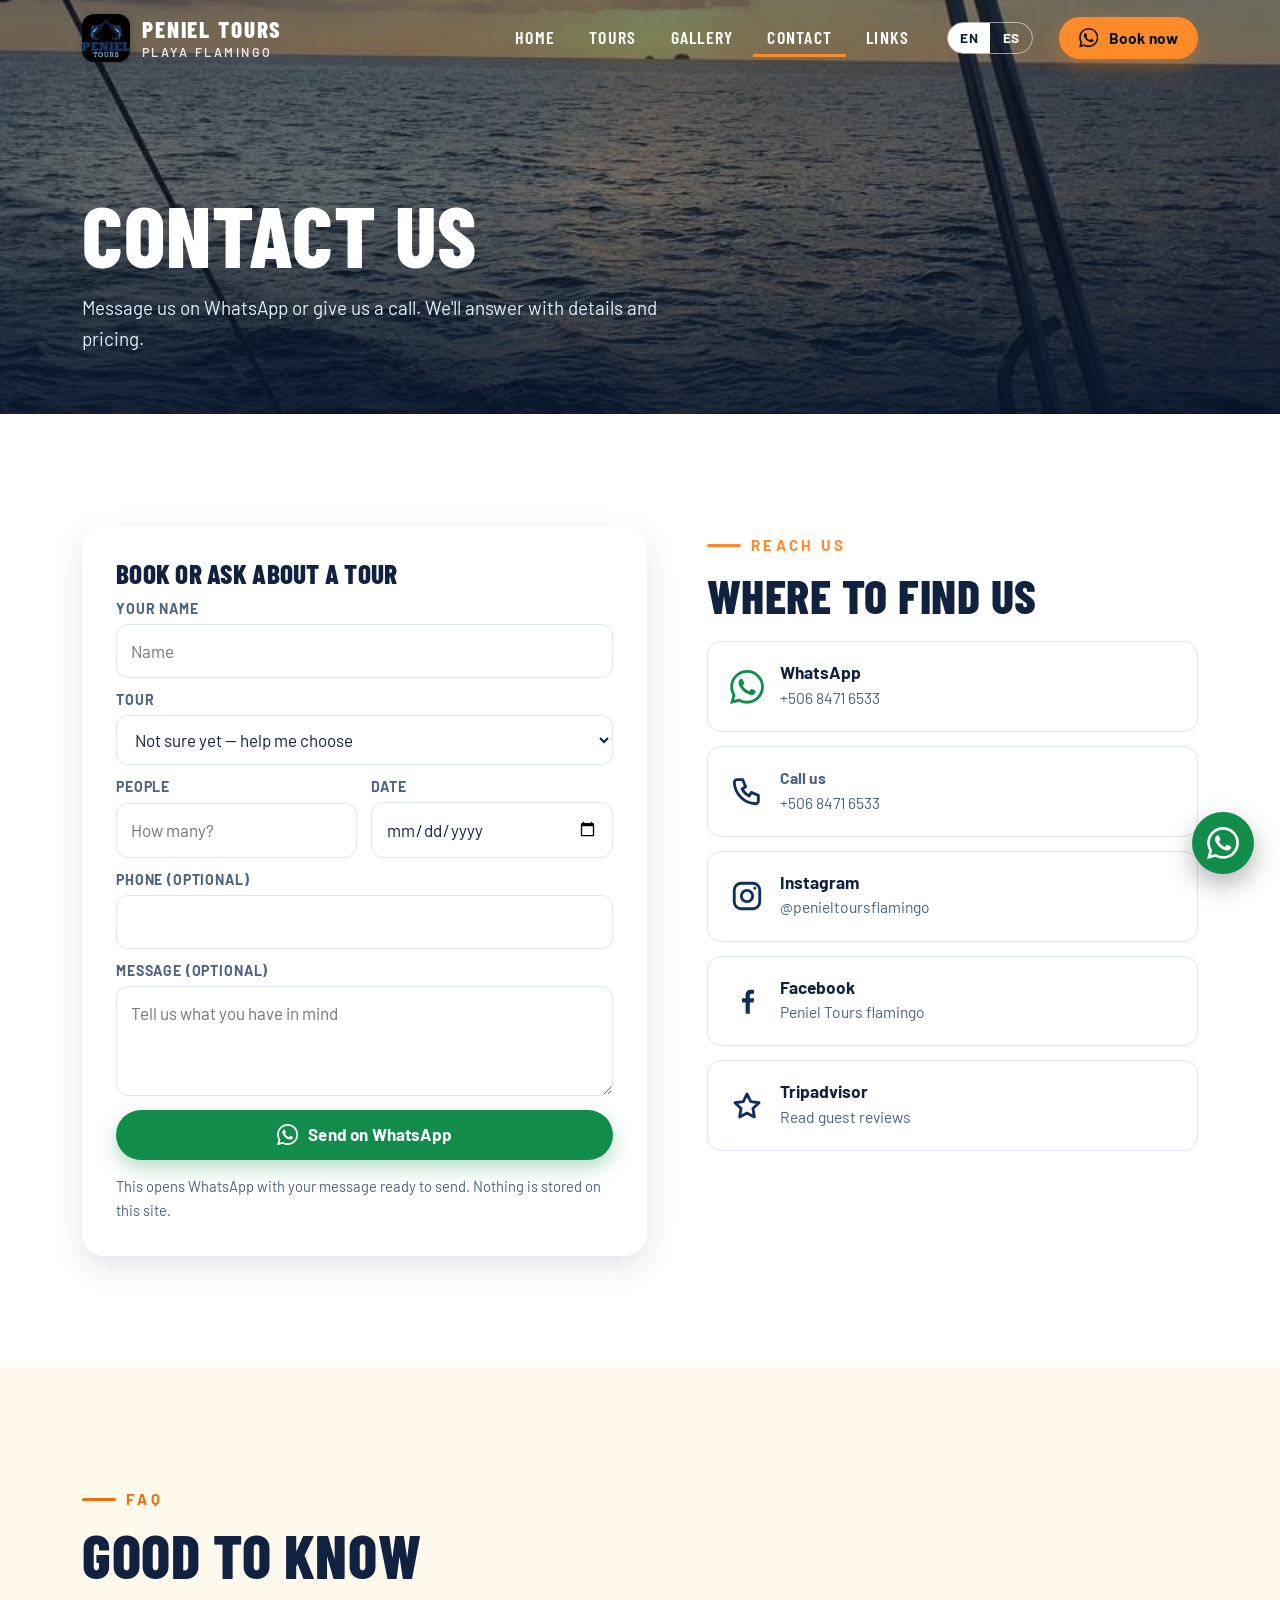
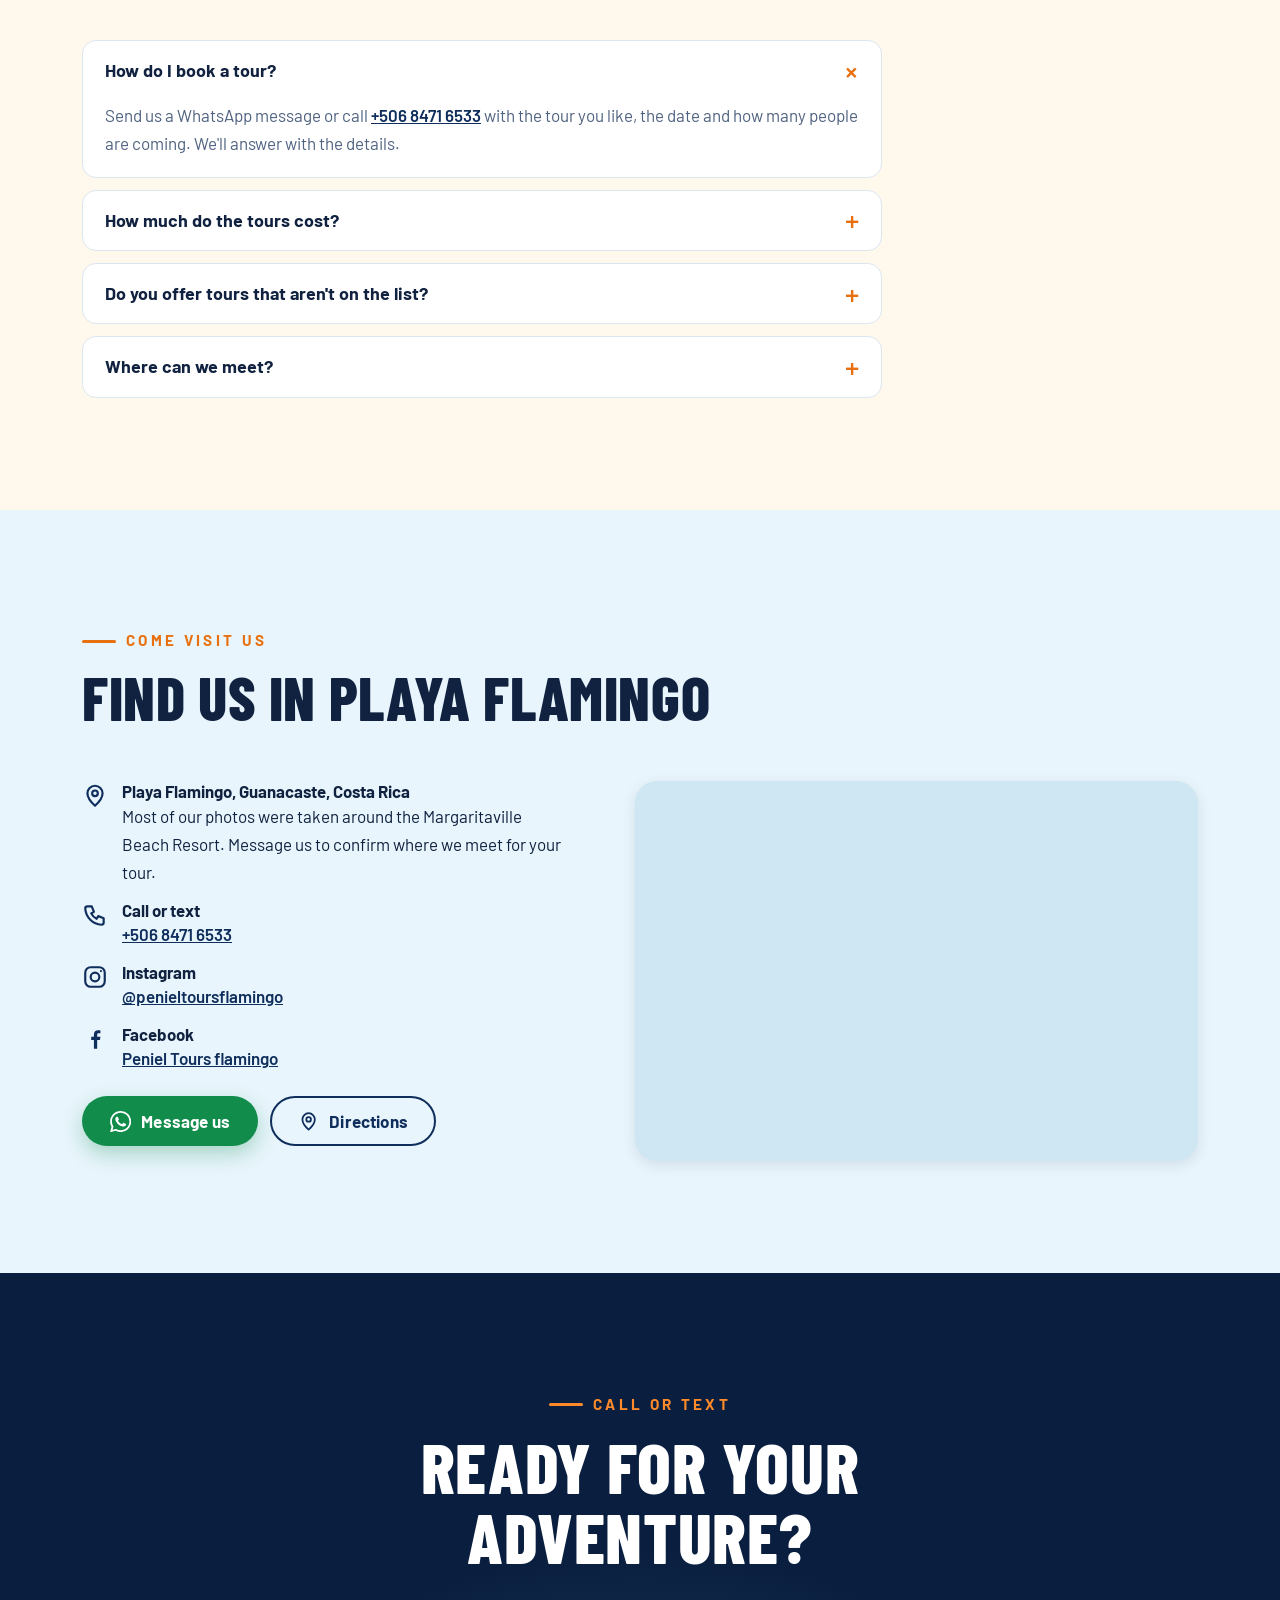
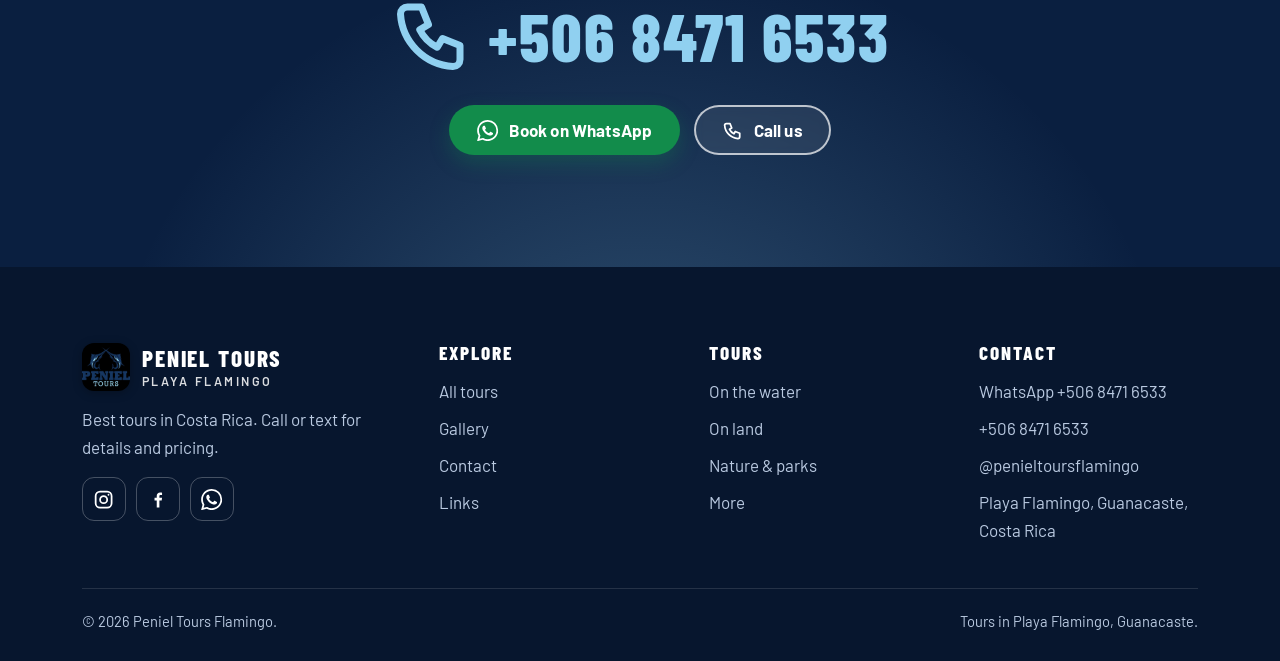
<file: profesional/contact.html>
<!doctype html>
<html lang="en">
<head>
<meta charset="utf-8">
<meta name="viewport" content="width=device-width, initial-scale=1">
<title data-es="Contacto | Peniel Tours Flamingo">Contact | Peniel Tours Flamingo</title>
<meta name="description" content="Book a tour with Peniel Tours in Playa Flamingo: WhatsApp or call +506 8471 6533." data-es-content="Reserva un tour con Peniel Tours en Playa Flamingo: WhatsApp o llamada al +506 8471 6533.">
<meta name="robots" content="noindex,nofollow">
<meta name="wa-number" content="50684716533">
<meta name="theme-color" content="#0F2E5C">
<link rel="icon" href="img/favicon.png" type="image/png">
<link rel="apple-touch-icon" href="img/apple-touch-icon.png">
<meta property="og:type" content="website">
<meta property="og:site_name" content="Peniel Tours Flamingo">
<meta property="og:title" content="Contact | Peniel Tours Flamingo">
<meta property="og:description" content="Book a tour with Peniel Tours in Playa Flamingo: WhatsApp or call +506 8471 6533.">
<meta property="og:image" content="img/sail-dusk.jpg">
<meta name="twitter:card" content="summary_large_image">
<link rel="preconnect" href="https://fonts.googleapis.com">
<link rel="preconnect" href="https://fonts.gstatic.com" crossorigin>
<link href="https://fonts.googleapis.com/css2?family=Barlow+Condensed:wght@600;700;800&family=Barlow:wght@400;500;600;700&display=swap" rel="stylesheet">
<link rel="stylesheet" href="css/site.css">
<script type="application/ld+json">{"@context": "https://schema.org", "@type": "TravelAgency", "name": "Peniel Tours Flamingo", "telephone": "+50684716533", "image": "img/logo.png", "address": {"@type": "PostalAddress", "addressLocality": "Playa Flamingo", "addressRegion": "Guanacaste", "addressCountry": "CR"}, "sameAs": ["https://www.instagram.com/penieltoursflamingo/", "https://www.facebook.com/penieltours/"]}</script>
</head>
<body>
<svg xmlns="http://www.w3.org/2000/svg" style="display:none" aria-hidden="true"><symbol id="i-wa" viewBox="0 0 24 24"><path fill="currentColor" stroke="none" d="M17.47 14.38c-.3-.15-1.76-.87-2.03-.97-.27-.1-.47-.15-.67.15-.2.3-.77.97-.94 1.16-.17.2-.35.22-.64.07-.3-.15-1.26-.46-2.39-1.47-.88-.79-1.48-1.76-1.65-2.06-.17-.3-.02-.46.13-.6.13-.14.3-.35.45-.52.15-.17.2-.3.3-.5.1-.2.05-.37-.03-.52-.07-.15-.67-1.61-.92-2.2-.24-.59-.49-.5-.67-.51h-.57c-.2 0-.52.07-.8.37-.27.3-1.04 1.02-1.04 2.48s1.07 2.88 1.21 3.07c.15.2 2.1 3.2 5.08 4.49.71.3 1.26.49 1.7.63.71.22 1.36.19 1.87.12.57-.09 1.76-.72 2-1.42.25-.69.25-1.29.18-1.41-.08-.13-.28-.2-.57-.35Zm-5.42 7.4h-.01a9.87 9.87 0 0 1-5.03-1.38l-.36-.21-3.74.98 1-3.65-.24-.37a9.86 9.86 0 0 1-1.51-5.26c0-5.45 4.44-9.88 9.89-9.88 2.64 0 5.12 1.03 6.99 2.9a9.83 9.83 0 0 1 2.89 7c0 5.45-4.44 9.88-9.88 9.88Zm8.41-18.3A11.82 11.82 0 0 0 12.05 0C5.5 0 .16 5.34.16 11.89c0 2.1.55 4.14 1.59 5.95L.06 24l6.3-1.65a11.88 11.88 0 0 0 5.68 1.45h.01c6.55 0 11.89-5.34 11.89-11.89a11.82 11.82 0 0 0-3.48-8.41Z"/></symbol><symbol id="i-phone" viewBox="0 0 24 24"><path d="M5 4h4l2 5-2.5 1.5a11 11 0 0 0 5 5L15 13l5 2v4a2 2 0 0 1-2 2A16 16 0 0 1 3 6a2 2 0 0 1 2-2z"/></symbol><symbol id="i-ig" viewBox="0 0 24 24"><rect x="3" y="3" width="18" height="18" rx="5"/><circle cx="12" cy="12" r="4"/><circle cx="17.5" cy="6.5" r="1" fill="currentColor" stroke="none"/></symbol><symbol id="i-fb" viewBox="0 0 24 24"><path fill="currentColor" stroke="none" d="M14 21v-8h2.6l.4-3H14V8.2c0-.9.3-1.4 1.5-1.4H17V4.1C16.7 4 15.8 4 14.8 4 12.5 4 11 5.4 11 7.9V10H8.5v3H11v8z"/></symbol><symbol id="i-pin" viewBox="0 0 24 24"><path d="M12 21s-7-6.2-7-11.5a7 7 0 0 1 14 0C19 14.8 12 21 12 21z"/><circle cx="12" cy="9.5" r="2.6"/></symbol><symbol id="i-arrow" viewBox="0 0 24 24"><path d="M5 12h14M13 6l6 6-6 6"/></symbol><symbol id="i-down" viewBox="0 0 24 24"><path d="m6 9 6 6 6-6"/></symbol><symbol id="i-menu" viewBox="0 0 24 24"><path d="M4 7h16M4 12h16M4 17h16"/></symbol><symbol id="i-close" viewBox="0 0 24 24"><path d="M6 6l12 12M18 6 6 18"/></symbol><symbol id="i-star" viewBox="0 0 24 24"><path d="m12 3.5 2.6 5.4 5.9.8-4.3 4.1 1 5.9L12 17l-5.2 2.7 1-5.9L3.5 9.7l5.9-.8z"/></symbol><symbol id="p-sail" viewBox="0 0 64 64"><path d="M8 44h48l-6 10H14z"/><path d="M32 8v36"/><path d="M34 10l18 30H34z"/><path d="M30 18 14 40h16z"/></symbol><symbol id="p-boat" viewBox="0 0 64 64"><path d="M6 38h52l-8 14H14z"/><path d="M18 38V26h22l8 12"/><path d="M24 32h4m6 0h4"/><path d="M30 26V16"/><path d="M4 58q5-4 10 0t10 0 10 0 10 0 10 0 10 0"/></symbol><symbol id="p-fish" viewBox="0 0 64 64"><path d="M6 32c8-11 24-14 36-7 4 2 7 5 10 7-3 2-6 5-10 7-12 7-28 4-36-7z"/><path d="M52 32l8-9v18z"/><circle cx="19" cy="30" r="1.8" fill="currentColor" stroke="none"/><path d="M28 24c3 5 3 11 0 16"/></symbol><symbol id="p-jetski" viewBox="0 0 64 64"><path d="M8 40c12 5 32 5 48-6l-12-6-8-12h-8l4 12-12 2z"/><path d="M4 54q5-4 10 0t10 0 10 0 10 0 10 0 10 0"/></symbol><symbol id="p-kayak" viewBox="0 0 64 64"><path d="M4 42c14-8 42-8 56 0-14 8-42 8-56 0z"/><ellipse cx="32" cy="40" rx="7" ry="2.6"/><path d="M16 18l32 28"/><ellipse cx="13" cy="15" rx="7" ry="3" transform="rotate(41 13 15)"/><ellipse cx="51" cy="49" rx="7" ry="3" transform="rotate(41 51 49)"/></symbol><symbol id="p-raft" viewBox="0 0 64 64"><path d="M6 40c0-8 52-8 52 0 0 8-10 12-26 12S6 48 6 40z"/><path d="M22 34l-8-18m28 18 8-18"/><path d="M4 58q5-4 10 0t10 0 10 0 10 0 10 0 10 0"/></symbol><symbol id="p-tube" viewBox="0 0 64 64"><circle cx="32" cy="28" r="17"/><circle cx="32" cy="28" r="7"/><path d="M4 52q5-4 10 0t10 0 10 0 10 0 10 0 10 0"/><path d="M4 59q5-4 10 0t10 0 10 0 10 0 10 0 10 0"/></symbol><symbol id="p-atv" viewBox="0 0 64 64"><circle cx="15" cy="44" r="9"/><circle cx="49" cy="44" r="9"/><circle cx="15" cy="44" r="3"/><circle cx="49" cy="44" r="3"/><path d="M15 44l9-14h16l9 14"/><path d="M26 28h10"/><path d="M40 30l5-10h9"/></symbol><symbol id="p-horse" viewBox="0 0 64 64"><path d="M16 56C9 47 8 39 8 30 8 16 18 8 32 8s24 8 24 22c0 9-1 17-8 26"/><path d="M12 56h14m12 0h14"/><circle cx="15" cy="28" r="1.6" fill="currentColor" stroke="none"/><circle cx="15" cy="40" r="1.6" fill="currentColor" stroke="none"/><circle cx="49" cy="28" r="1.6" fill="currentColor" stroke="none"/><circle cx="49" cy="40" r="1.6" fill="currentColor" stroke="none"/></symbol><symbol id="p-zip" viewBox="0 0 64 64"><path d="M6 8v48M58 28v28"/><path d="M6 12l52 14"/><circle cx="32" cy="19.5" r="3"/><path d="M32 23v8"/><circle cx="32" cy="35" r="3.4"/><path d="M32 39v8m-7-5 7-3 7 3m-7 5-5 8m5-8 5 8"/></symbol><symbol id="p-rappel" viewBox="0 0 64 64"><path d="M44 6v52"/><path d="M44 12h8M44 28h8M44 44h8"/><circle cx="30" cy="22" r="3.6"/><path d="M30 26v14M30 40l-7 12m7-12 5 12M30 30l9-6"/><path d="M39 6v18"/></symbol><symbol id="p-hike" viewBox="0 0 64 64"><path d="M4 52l16-26 10 14 8-10 22 22z"/><circle cx="48" cy="14" r="4"/><path d="M30 52q9-5 4-12"/></symbol><symbol id="p-volcano" viewBox="0 0 64 64"><path d="M6 54l18-32h16l18 32z"/><path d="M24 22q8 5 16 0"/><path d="M32 16q-7-4 0-8t0-4"/><path d="M32 28v9m-6 5-3 8m15-8 3 8"/></symbol><symbol id="p-leaf" viewBox="0 0 64 64"><path d="M12 52C10 28 26 10 54 10c0 28-14 44-38 42z"/><path d="M12 52 40 24"/><path d="M26 38h12M32 31h10"/></symbol><symbol id="p-turtle" viewBox="0 0 64 64"><ellipse cx="30" cy="34" rx="16" ry="12"/><path d="M22 34h16M30 22v24"/><circle cx="52" cy="32" r="5"/><path d="M19 24l-8-9m25 9 7-9M19 44l-8 9m25-9 7 9M14 34H8"/></symbol><symbol id="p-camera" viewBox="0 0 64 64"><rect x="8" y="20" width="48" height="32" rx="5"/><circle cx="32" cy="36" r="9"/><path d="M22 20l3-7h14l3 7"/><circle cx="48" cy="27" r="1.6" fill="currentColor" stroke="none"/></symbol><symbol id="p-plus" viewBox="0 0 64 64"><circle cx="32" cy="32" r="22"/><path d="M32 20v24M20 32h24"/></symbol><symbol id="p-van" viewBox="0 0 64 64"><path d="M6 20h32l14 14v14H6z"/><path d="M14 26h14v9H14zm20 0h4l6 9H34z"/><circle cx="19" cy="49" r="5" fill="#fff" fill-opacity=".0"/><circle cx="43" cy="49" r="5"/></symbol></svg>
<a class="skip" href="#main" data-es="Saltar al contenido">Skip to content</a>
<header class="hdr" id="top">
  <div class="wrap hdr__in">
    <a class="brand" href="index.html" aria-label="Peniel Tours Flamingo">
      <img src="img/logo-128.png" width="48" height="48" alt="Peniel Tours">
      <span class="brand__txt"><b>PENIEL TOURS</b><small>Playa Flamingo</small></span>
    </a>
    <nav class="nav" id="nav" aria-label="Main" data-es-aria-label="Principal">
      <a href="index.html"><span data-es="Inicio">Home</span></a>
      <div class="dd"><a href="tours.html"><span data-es="Tours">Tours</span></a><div class="dd__menu"><a href="tours.html#water"><span data-es="En el agua">On the water</span></a><a href="tours.html#land"><span data-es="En tierra">On land</span></a><a href="tours.html#wild"><span data-es="Naturaleza y parques">Nature & parks</span></a></div></div>
      <a href="gallery.html"><span data-es="Galería">Gallery</span></a>
      <a href="contact.html" aria-current="page"><span data-es="Contacto">Contact</span></a>
      <a href="links.html"><span data-es="Enlaces">Links</span></a>
    </nav>
    <div class="lang" role="group" aria-label="Language / Idioma"><button type="button" data-lang="en" aria-pressed="true">EN</button><button type="button" data-lang="es" aria-pressed="false">ES</button></div>
    <a class="btn btn--sun btn--sm hdr__cta" href="https://wa.me/50684716533?text=Hi%20Peniel%20Tours%21%20I%27d%20like%20to%20book%20a%20tour." data-wa="Hi Peniel Tours! I&#x27;d like to book a tour." data-wa-es="¡Hola Peniel Tours! Quisiera reservar un tour." target="_blank" rel="noopener"><svg class="icon " aria-hidden="true"><use href="#i-wa"/></svg> <span data-es="Reservar">Book now</span></a>
    <button class="burger" type="button" aria-controls="nav" aria-expanded="false" aria-label="Open menu"><svg class="icon " aria-hidden="true"><use href="#i-menu"/></svg></button>
  </div>
</header>
<main id="main">
<section class="phero">
  <img src="img/sail-dusk.jpg" srcset="img/sail-dusk-sm.jpg 520w, img/sail-dusk.jpg 960w" sizes="100vw" width="960" height="960" alt="" data-es-alt="" style="object-position:center 55%">
  <div class="wrap phero__in"><h1><span data-es="Contáctanos">Contact us</span></h1><p><span data-es="Escríbenos por WhatsApp o llámanos. Te respondemos con detalles y precios.">Message us on WhatsApp or give us a call. We'll answer with details and pricing.</span></p></div>
</section>
<section class="sec"><div class="wrap contact">
  <div class="rv"><form class="form" data-wa-form="contact" novalidate>
<h3><span data-es="Reserva o consulta por un tour">Book or ask about a tour</span></h3>
<div class="field"><label for="contact-nombre"><span data-es="Tu nombre">Your name</span></label><input id="contact-nombre" name="nombre" autocomplete="name" required placeholder="Name" data-es-placeholder="Nombre"><span class="err"><span data-es="Escribe tu nombre.">Please add your name.</span></span></div>
<div class="field"><label for="contact-tour"><span data-es="Tour">Tour</span></label><select id="contact-tour" name="tour"><option value="" data-es="Todavía no sé — ayúdenme a elegir">Not sure yet — help me choose</option><option value="sunset-sailing" data-es="Navegación al atardecer">Sunset Sailing Cruise</option><option value="boat-tours" data-es="Paseos en bote">Boat Tours</option><option value="sport-fishing" data-es="Pesca deportiva">Sport Fishing</option><option value="wave-runners" data-es="Motos acuáticas">Wave Runners</option><option value="kayak" data-es="Kayak">Kayak</option><option value="rafting" data-es="Rafting en aguas bravas">White-Water Rafting</option><option value="tubing" data-es="Tubing de río">River Tubing</option><option value="atv" data-es="Tours en ATV">ATV Tours</option><option value="horseback" data-es="Cabalgatas">Horseback Riding</option><option value="zipline" data-es="Zip line y canopy">Zip Line & Canopy</option><option value="rappel" data-es="Rápel y escalada">Rappel & Climbing</option><option value="hiking" data-es="Caminatas">Hiking</option><option value="volcano" data-es="Tours a volcanes">Volcano Tours</option><option value="palo-verde" data-es="Parque Nacional Palo Verde">Palo Verde National Park</option><option value="turtles" data-es="Tours de tortugas">Turtle Tours</option><option value="sightseeing" data-es="Paseos turísticos">Sightseeing</option><option value="adventure-day" data-es="Tour de aventura de un día">One-Day Adventure Tour</option><option value="shuttles" data-es="Traslados">Shuttles</option></select></div>
<div class="row2"><div class="field"><label for="contact-personas"><span data-es="Personas">People</span></label><input id="contact-personas" name="personas" type="number" min="1" max="99" inputmode="numeric" placeholder="How many?" data-es-placeholder="¿Cuántas?"></div><div class="field"><label for="contact-fecha"><span data-es="Fecha">Date</span></label><input id="contact-fecha" name="fecha" type="date"></div></div>
<div class="field"><label for="contact-tel"><span data-es="Teléfono (opcional)">Phone (optional)</span></label><input id="contact-tel" name="telefono" type="tel" inputmode="tel" autocomplete="tel"></div>
<div class="field"><label for="contact-msg"><span data-es="Mensaje (opcional)">Message (optional)</span></label><textarea id="contact-msg" name="mensaje" placeholder="Tell us what you have in mind" data-es-placeholder="Cuéntanos qué tienes en mente"></textarea></div>
<button class="btn btn--wa btn--block" type="submit"><svg class="icon " aria-hidden="true"><use href="#i-wa"/></svg> <span data-es="Enviar por WhatsApp">Send on WhatsApp</span></button>
<p class="form__note"><span data-es="Esto abre WhatsApp con tu mensaje listo para enviar. En este sitio no se guarda nada.">This opens WhatsApp with your message ready to send. Nothing is stored on this site.</span></p>
<p class="form__sent" role="status" aria-live="polite"></p>
</form></div>
  <div class="rv"><p class="eyebrow"><span data-es="Escríbenos">Reach us</span></p><h2 style="font-size:clamp(2rem,4.4vw,3rem);margin-bottom:22px"><span data-es="Dónde encontrarnos">Where to find us</span></h2><div class="ccards">
  <a class="ccard ccard--wa" href="https://wa.me/50684716533?text=Hi%20Peniel%20Tours%21%20I%27d%20like%20to%20book%20a%20tour." data-wa="Hi Peniel Tours! I&#x27;d like to book a tour." data-wa-es="¡Hola Peniel Tours! Quisiera reservar un tour." target="_blank" rel="noopener"><svg class="icon " aria-hidden="true"><use href="#i-wa"/></svg><div><b>WhatsApp</b><span>+506 8471 6533</span></div></a>
  <a class="ccard" href="tel:+50684716533"><svg class="icon " aria-hidden="true"><use href="#i-phone"/></svg><div><b><span data-es="Llámanos">Call us</span></b><span>+506 8471 6533</span></div></a>
  <a class="ccard" href="https://www.instagram.com/penieltoursflamingo/" target="_blank" rel="noopener"><svg class="icon " aria-hidden="true"><use href="#i-ig"/></svg><div><b>Instagram</b><span>@penieltoursflamingo</span></div></a>
  <a class="ccard" href="https://www.facebook.com/penieltours/" target="_blank" rel="noopener"><svg class="icon " aria-hidden="true"><use href="#i-fb"/></svg><div><b>Facebook</b><span>Peniel Tours flamingo</span></div></a>
  <a class="ccard" href="https://www.tripadvisor.com/Attraction_Review-g309244-d23449572-Reviews-Flamingo_Tours_Peniel-Playa_Flamingo_Province_of_Guanacaste.html" target="_blank" rel="noopener"><svg class="icon " aria-hidden="true"><use href="#i-star"/></svg><div><b>Tripadvisor</b><span><span class="confirmar" data-nota="Confirmar que este listado de Tripadvisor (Flamingo Tours Peniel) es del negocio."><span data-es="Lee las opiniones de los viajeros">Read guest reviews</span></span></span></div></a>
</div></div>
</div></section>
<section class="sec sec--sand"><div class="wrap">
  <div class="sec__head rv"><p class="eyebrow">FAQ</p><h2><span data-es="Bueno saber">Good to know</span></h2></div>
  <div class="faq rv"><details open><summary><span data-es="¿Cómo reservo un tour?">How do I book a tour?</span></summary><div><span data-es="Escríbenos por WhatsApp o llama al &lt;a href=&quot;tel:+50684716533&quot;&gt;+506 8471 6533&lt;/a&gt; con el tour que te interesa, la fecha y cuántas personas son. Te respondemos con los detalles.">Send us a WhatsApp message or call <a href="tel:+50684716533">+506 8471 6533</a> with the tour you like, the date and how many people are coming. We'll answer with the details.</span></div></details><details><summary><span data-es="¿Cuánto cuestan los tours?">How much do the tours cost?</span></summary><div><span data-es="Llama o escríbenos para detalles y precios. El precio depende del tour y de cuántas personas sean.">Call or text us for details and pricing. The price depends on the tour and on how many people are in your group.</span></div></details><details><summary><span data-es="¿Tienen tours que no están en la lista?">Do you offer tours that aren't on the list?</span></summary><div><span data-es="Hacemos todo tipo de tours. Si hay algo que quieras hacer en Guanacaste, pregúntanos.">We do all kinds of tours. If there's something you'd like to do in Guanacaste, ask us.</span></div></details><details><summary><span data-es="¿Dónde nos encontramos?">Where can we meet?</span></summary><div><span class="confirmar" data-nota="Falta confirmar dónde se encuentran con los clientes."><span data-es="Estamos en Playa Flamingo, Guanacaste. Muchas de nuestras fotos son de los alrededores del Margaritaville Beach Resort. Escríbenos y confirmamos el punto de encuentro de tu tour.">We are based in Playa Flamingo, Guanacaste. Many of our photos were taken around the Margaritaville Beach Resort. Message us and we'll confirm the meeting point for your tour.</span></span></div></details></div>
</div></section>
<section class="sec sec--sky" id="visit">
  <div class="wrap">
    <div class="sec__head rv"><p class="eyebrow"><span data-es="Visítanos">Come visit us</span></p><h2><span data-es="Encuéntranos en Playa Flamingo">Find us in Playa Flamingo</span></h2></div>
    <div class="visit">
      <div class="visit__info rv">
        <ul class="facts">
          <li><svg class="icon " aria-hidden="true"><use href="#i-pin"/></svg><div><b><span data-es="Playa Flamingo, Guanacaste, Costa Rica">Playa Flamingo, Guanacaste, Costa Rica</span></b><span class="confirmar" data-nota="Es el lugar que sale en la etiqueta de ubicación de sus publicaciones de Instagram; falta confirmar dónde se encuentran con los clientes."><span data-es="La mayoría de nuestras fotos son de los alrededores del Margaritaville Beach Resort. Escríbenos para confirmar dónde nos encontramos en tu tour.">Most of our photos were taken around the Margaritaville Beach Resort. Message us to confirm where we meet for your tour.</span></span></div></li>
          <li><svg class="icon " aria-hidden="true"><use href="#i-phone"/></svg><div><b><span data-es="Llama o escribe">Call or text</span></b><a href="tel:+50684716533">+506 8471 6533</a></div></li>
          <li><svg class="icon " aria-hidden="true"><use href="#i-ig"/></svg><div><b>Instagram</b><a href="https://www.instagram.com/penieltoursflamingo/" target="_blank" rel="noopener">@penieltoursflamingo</a></div></li>
          <li><svg class="icon " aria-hidden="true"><use href="#i-fb"/></svg><div><b>Facebook</b><a href="https://www.facebook.com/penieltours/" target="_blank" rel="noopener">Peniel Tours flamingo</a></div></li>
        </ul>
        <div class="visit__btns">
          <a class="btn btn--wa" href="https://wa.me/50684716533?text=Hi%20Peniel%20Tours%21%20I%27d%20like%20to%20book%20a%20tour." data-wa="Hi Peniel Tours! I&#x27;d like to book a tour." data-wa-es="¡Hola Peniel Tours! Quisiera reservar un tour." target="_blank" rel="noopener"><svg class="icon " aria-hidden="true"><use href="#i-wa"/></svg> <span data-es="Escríbenos">Message us</span></a>
          <a class="btn btn--outline" href="https://www.google.com/maps/search/?api=1&query=Margaritaville%20Beach%20Resort%2C%20Playa%20Flamingo%2C%20Guanacaste%2C%20Costa%20Rica" target="_blank" rel="noopener"><svg class="icon " aria-hidden="true"><use href="#i-pin"/></svg> <span data-es="Cómo llegar">Directions</span></a>
        </div>
      </div>
      <div class="map rv"><iframe title="Map of Playa Flamingo" aria-label="Map" data-es-aria-label="Mapa" loading="lazy" referrerpolicy="no-referrer-when-downgrade" src="https://www.google.com/maps?q=Margaritaville%20Beach%20Resort%2C%20Playa%20Flamingo%2C%20Guanacaste%2C%20Costa%20Rica&output=embed"></iframe></div>
    </div>
  </div>
</section><section class="cta sec">
  <div class="wrap">
    <p class="eyebrow"><span data-es="Llama o escribe">Call or text</span></p>
    <h2><span data-es="¿Listo para tu aventura?">Ready for your adventure?</span></h2>
    <a class="cta__num" href="tel:+50684716533"><svg class="icon " aria-hidden="true"><use href="#i-phone"/></svg> <span>+506 8471 6533</span></a>
    <div class="cta__btns">
      <a class="btn btn--wa" href="https://wa.me/50684716533?text=Hi%20Peniel%20Tours%21%20I%27d%20like%20to%20book%20a%20tour." data-wa="Hi Peniel Tours! I&#x27;d like to book a tour." data-wa-es="¡Hola Peniel Tours! Quisiera reservar un tour." target="_blank" rel="noopener"><svg class="icon " aria-hidden="true"><use href="#i-wa"/></svg> <span data-es="Reserva por WhatsApp">Book on WhatsApp</span></a>
      <a class="btn btn--ghost" href="tel:+50684716533"><svg class="icon " aria-hidden="true"><use href="#i-phone"/></svg> <span data-es="Llámanos">Call us</span></a>
    </div>
  </div>
</section>
</main>
<footer class="ftr">
  <div class="wrap">
    <div class="ftr__grid">
      <div>
        <a class="brand" href="index.html" aria-label="Peniel Tours Flamingo"><img src="img/logo-128.png" width="48" height="48" alt="" loading="lazy"><span class="brand__txt"><b>PENIEL TOURS</b><small>Playa Flamingo</small></span></a>
        <p class="ftr__tag"><span data-es="Los mejores tours de Costa Rica. Llama o escribe para detalles y precios.">Best tours in Costa Rica. Call or text for details and pricing.</span></p>
        <div class="ftr__soc">
          <a href="https://www.instagram.com/penieltoursflamingo/" target="_blank" rel="noopener" aria-label="Instagram @penieltoursflamingo"><svg class="icon " aria-hidden="true"><use href="#i-ig"/></svg></a>
          <a href="https://www.facebook.com/penieltours/" target="_blank" rel="noopener" aria-label="Facebook"><svg class="icon " aria-hidden="true"><use href="#i-fb"/></svg></a>
          <a href="https://wa.me/50684716533?text=Hi%20Peniel%20Tours%21%20I%20found%20you%20on%20your%20website%20and%20would%20like%20to%20ask%20about%20a%20tour." data-wa="Hi Peniel Tours! I found you on your website and would like to ask about a tour." data-wa-es="¡Hola Peniel Tours! Los encontré en su sitio web y quiero consultar por un tour." target="_blank" rel="noopener" aria-label="WhatsApp"><svg class="icon " aria-hidden="true"><use href="#i-wa"/></svg></a>
        </div>
      </div>
      <div>
        <h4><span data-es="Explorar">Explore</span></h4>
        <ul>
          <li><a href="tours.html"><span data-es="Todos los tours">All tours</span></a></li>
          <li><a href="gallery.html"><span data-es="Galería">Gallery</span></a></li>
          <li><a href="contact.html"><span data-es="Contacto">Contact</span></a></li>
          <li><a href="links.html"><span data-es="Enlaces">Links</span></a></li>
        </ul>
      </div>
      <div>
        <h4><span data-es="Tours">Tours</span></h4>
        <ul>
          <li><a href="tours.html#water"><span data-es="En el agua">On the water</span></a></li>
          <li><a href="tours.html#land"><span data-es="En tierra">On land</span></a></li>
          <li><a href="tours.html#wild"><span data-es="Naturaleza y parques">Nature &amp; parks</span></a></li>
          <li><a href="tours.html#more"><span data-es="Más">More</span></a></li>
        </ul>
      </div>
      <div>
        <h4><span data-es="Contacto">Contact</span></h4>
        <ul>
          <li><a href="https://wa.me/50684716533?text=Hi%20Peniel%20Tours%21%20I%27d%20like%20to%20ask%20about%20a%20tour." data-wa="Hi Peniel Tours! I&#x27;d like to ask about a tour." data-wa-es="¡Hola Peniel Tours! Quisiera consultar por un tour." target="_blank" rel="noopener">WhatsApp +506 8471 6533</a></li>
          <li><a href="tel:+50684716533">+506 8471 6533</a></li>
          <li><a href="https://www.instagram.com/penieltoursflamingo/" target="_blank" rel="noopener">@penieltoursflamingo</a></li>
          <li>Playa Flamingo, Guanacaste, Costa Rica</li>
        </ul>
      </div>
    </div>
    <div class="ftr__legal">
      <p>&copy; <span data-year>2026</span> Peniel Tours Flamingo.</p>
      <p><span data-es="Tours en Playa Flamingo, Guanacaste.">Tours in Playa Flamingo, Guanacaste.</span></p>
    </div>
  </div>
</footer>
<a class="wa-float" href="https://wa.me/50684716533?text=Hi%20Peniel%20Tours%21%20I%27d%20like%20to%20ask%20about%20a%20tour." data-wa="Hi Peniel Tours! I&#x27;d like to ask about a tour." data-wa-es="¡Hola Peniel Tours! Quisiera consultar por un tour." target="_blank" rel="noopener" aria-label="Message us on WhatsApp" data-es-aria-label="Escríbenos por WhatsApp"><svg class="icon " aria-hidden="true"><use href="#i-wa"/></svg></a>
<script src="js/site.js"></script>
</body>
</html>
</file>
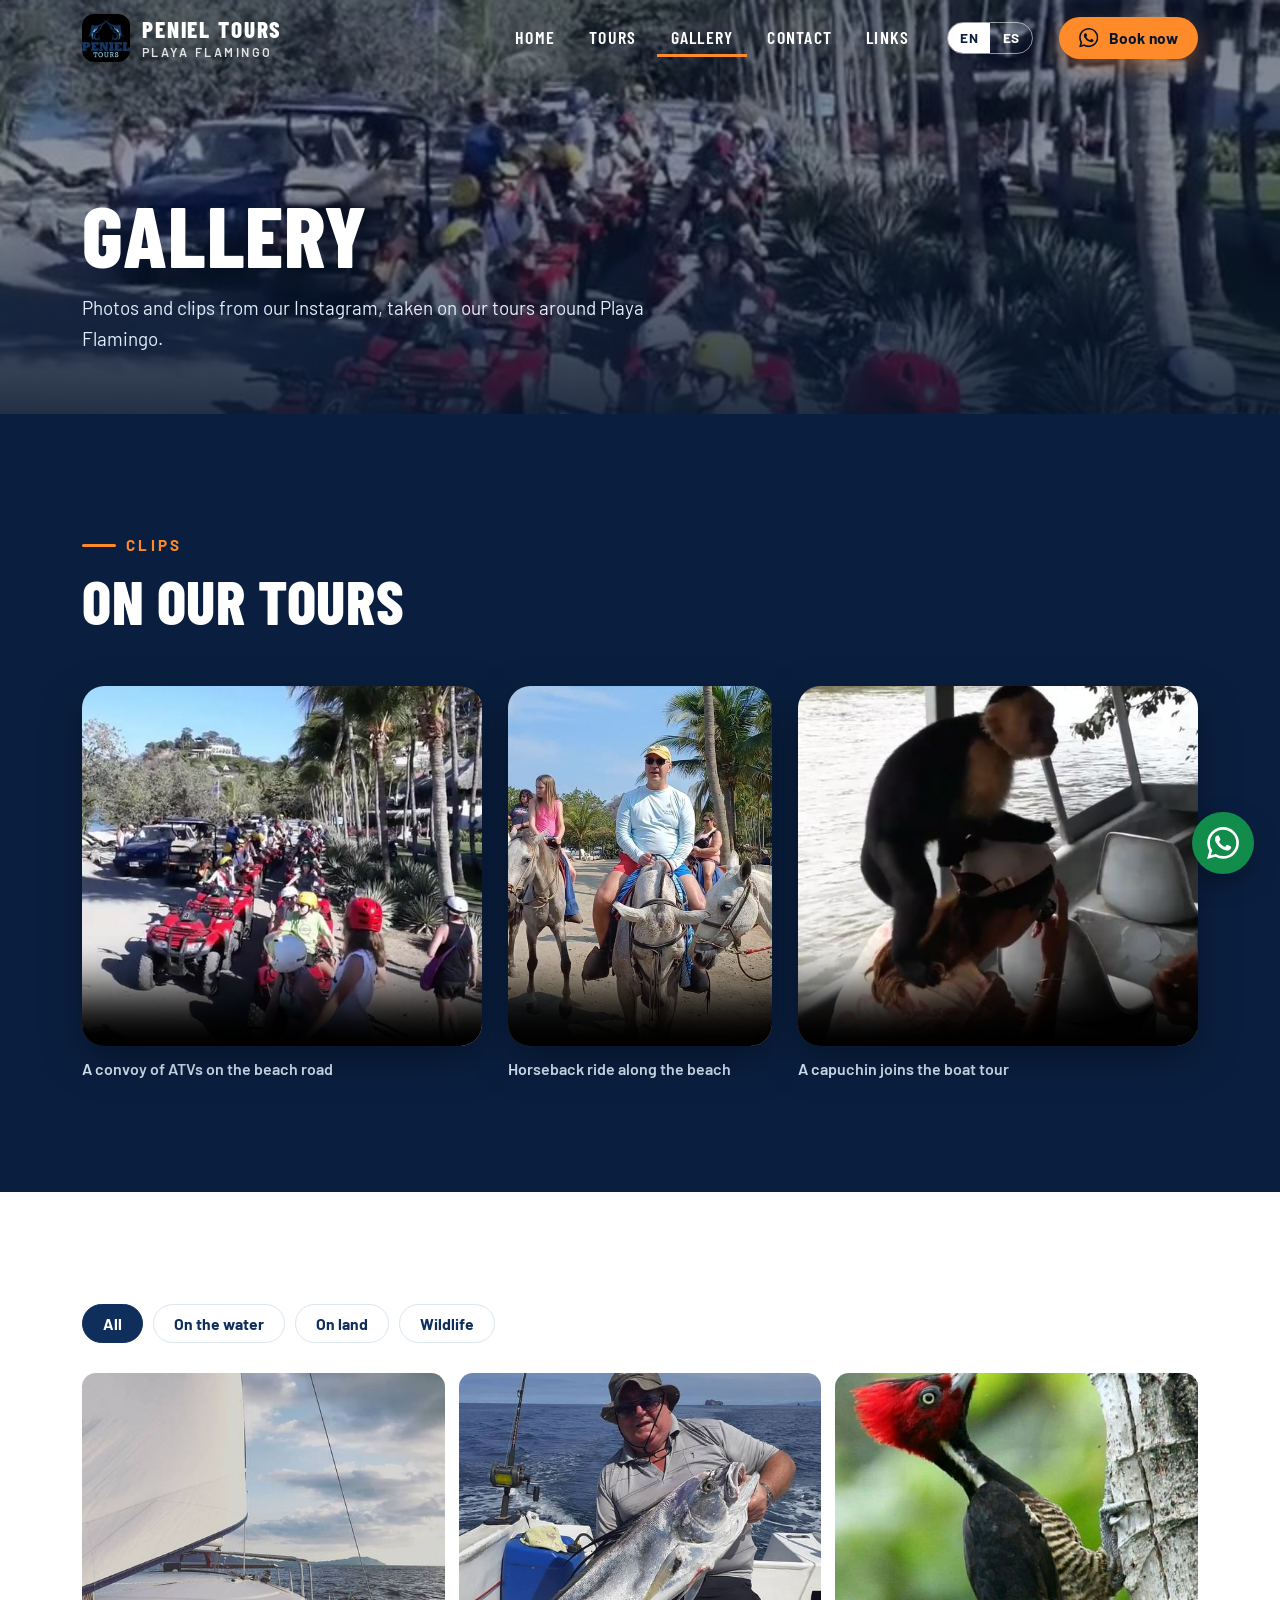
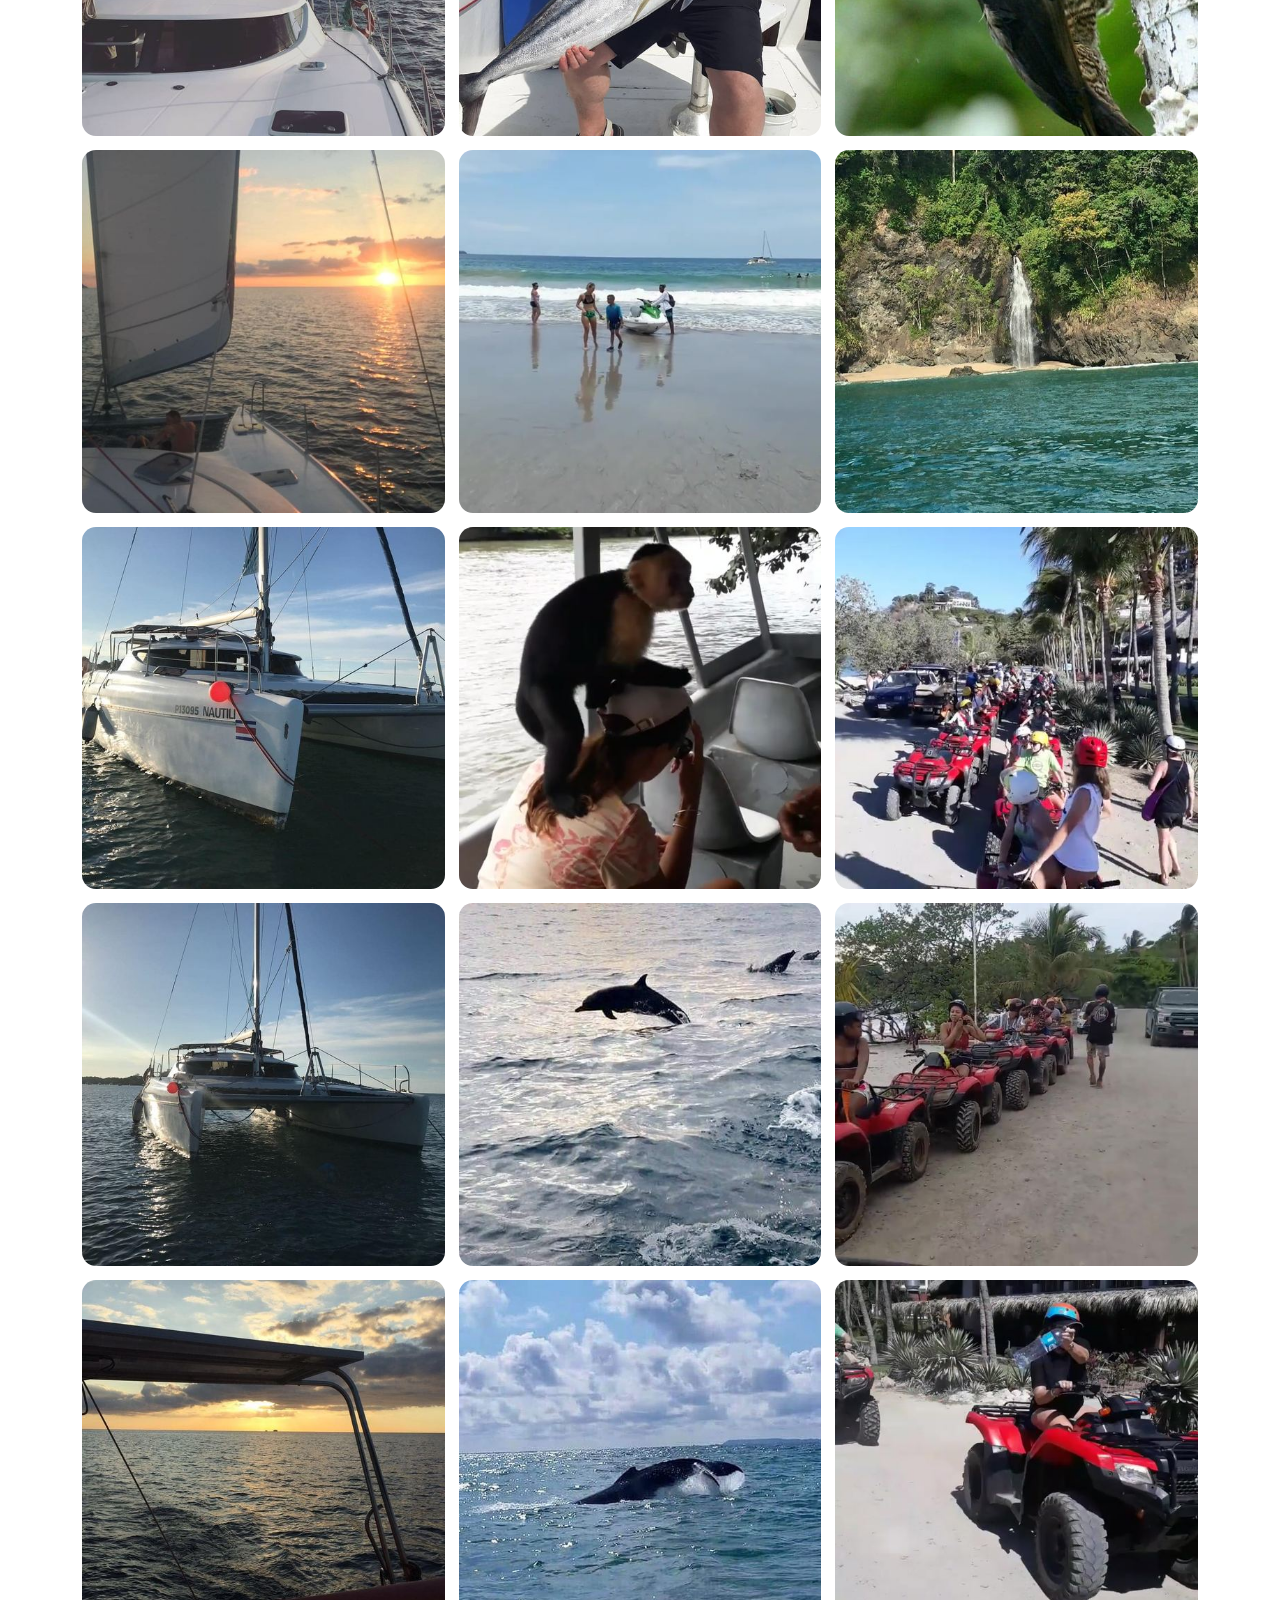
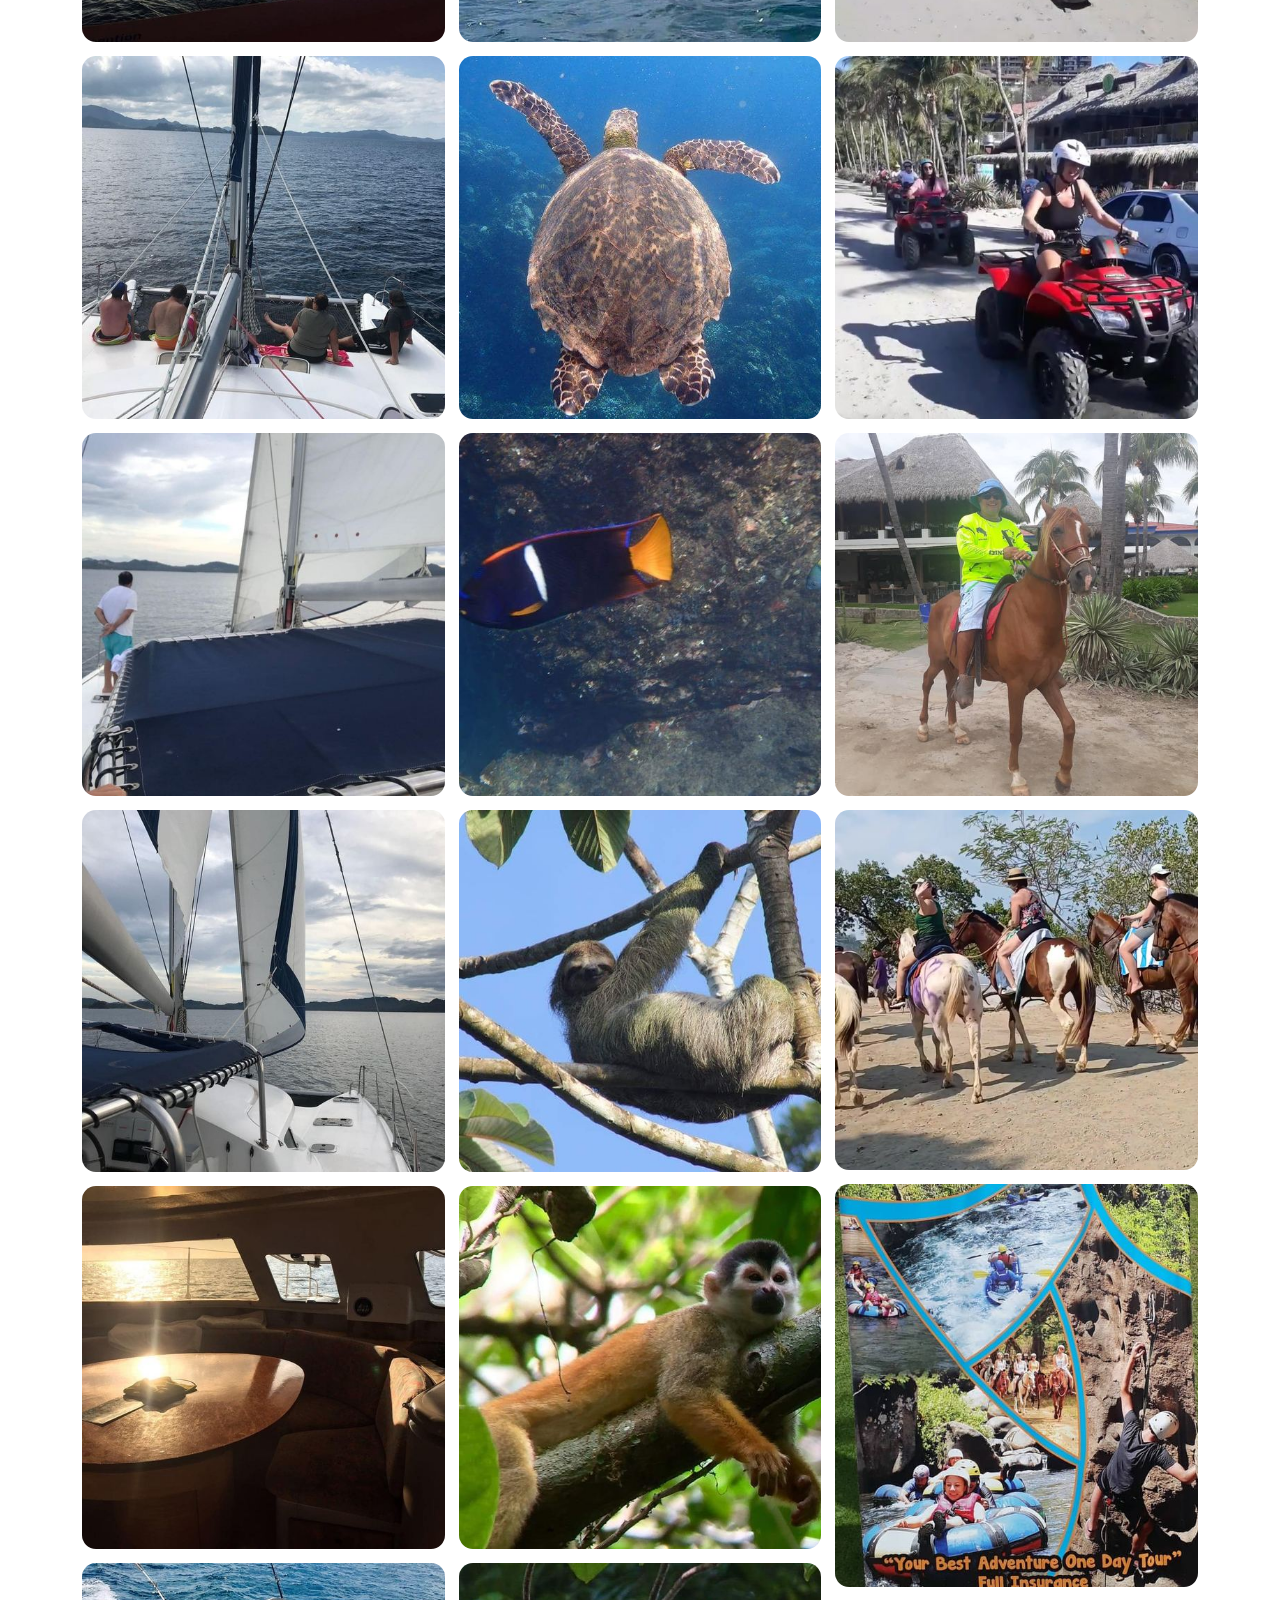
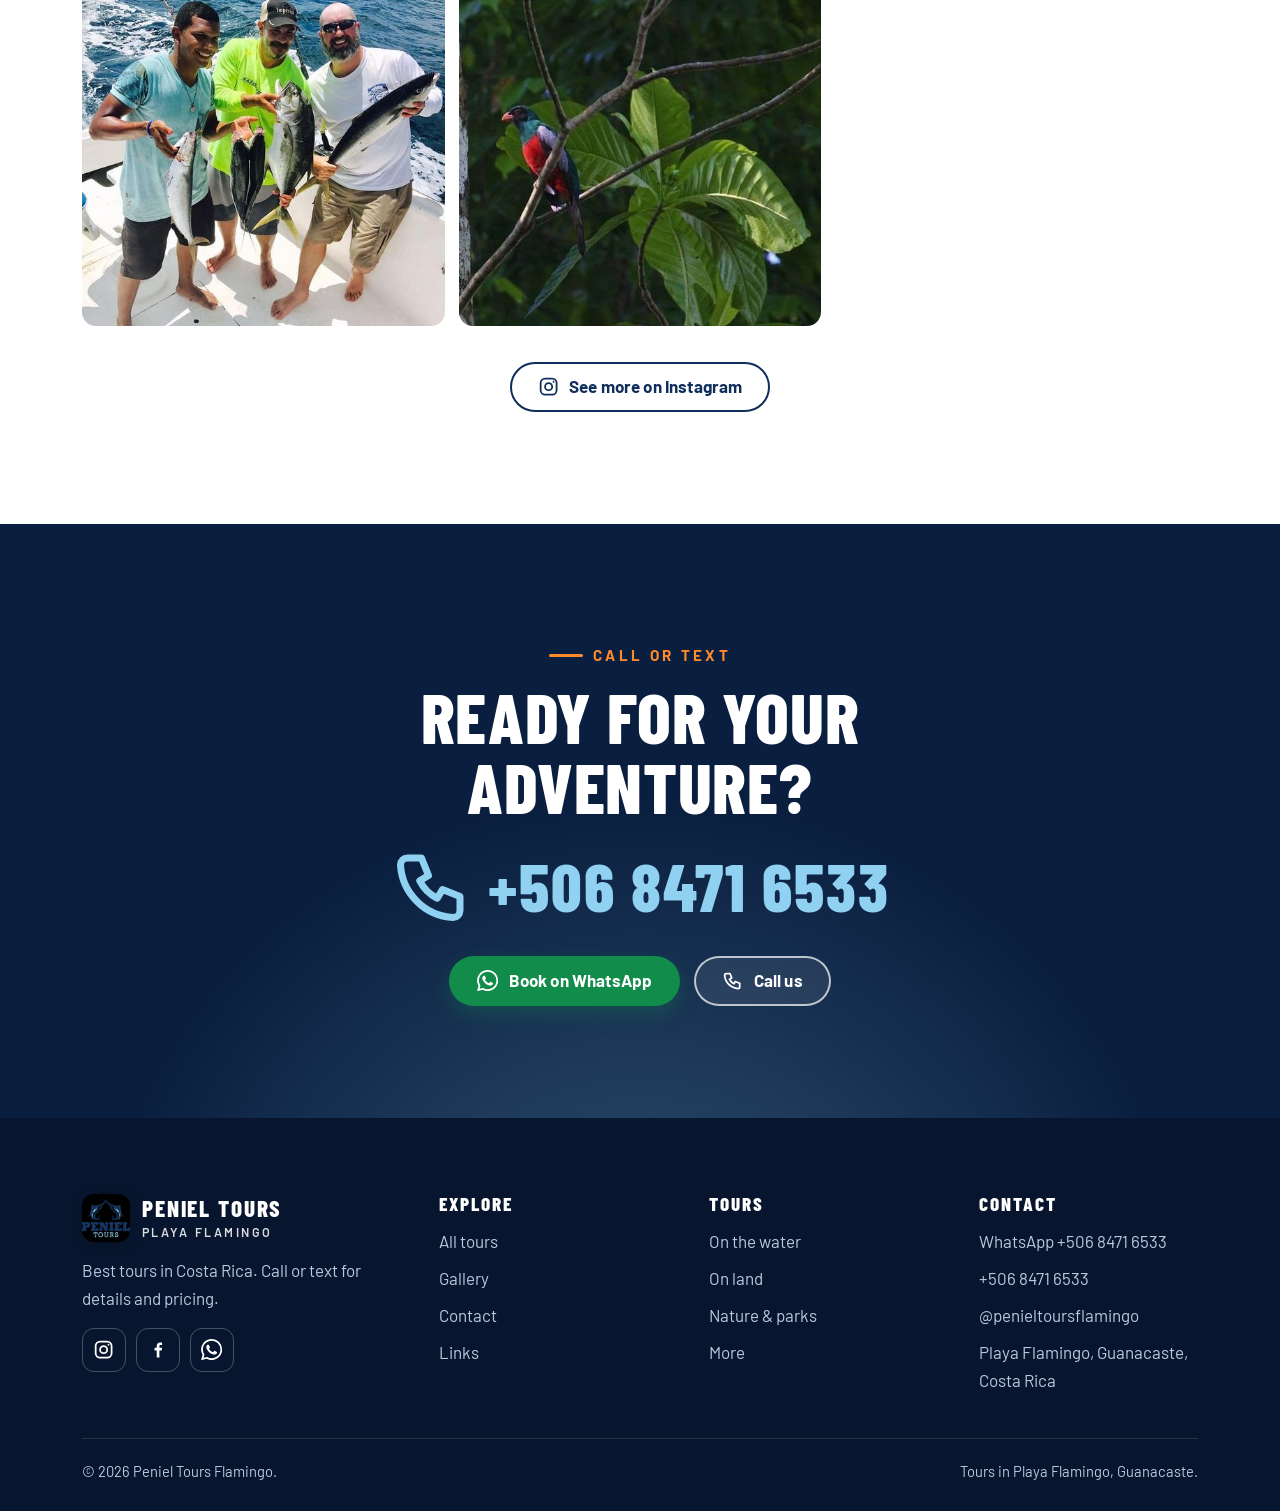
<file: profesional/gallery.html>
<!doctype html>
<html lang="en">
<head>
<meta charset="utf-8">
<meta name="viewport" content="width=device-width, initial-scale=1">
<title data-es="Galería | Peniel Tours Flamingo">Gallery | Peniel Tours Flamingo</title>
<meta name="description" content="Photos and videos from Peniel Tours: sunset sailing, ATV, horseback riding, sport fishing and wildlife in Playa Flamingo." data-es-content="Fotos y videos de Peniel Tours: navegación al atardecer, ATV, cabalgatas, pesca deportiva y fauna en Playa Flamingo.">
<meta name="robots" content="noindex,nofollow">
<meta name="wa-number" content="50684716533">
<meta name="theme-color" content="#0F2E5C">
<link rel="icon" href="img/favicon.png" type="image/png">
<link rel="apple-touch-icon" href="img/apple-touch-icon.png">
<meta property="og:type" content="website">
<meta property="og:site_name" content="Peniel Tours Flamingo">
<meta property="og:title" content="Gallery | Peniel Tours Flamingo">
<meta property="og:description" content="Photos and videos from Peniel Tours: sunset sailing, ATV, horseback riding, sport fishing and wildlife in Playa Flamingo.">
<meta property="og:image" content="img/atv-convoy.jpg">
<meta name="twitter:card" content="summary_large_image">
<link rel="preconnect" href="https://fonts.googleapis.com">
<link rel="preconnect" href="https://fonts.gstatic.com" crossorigin>
<link href="https://fonts.googleapis.com/css2?family=Barlow+Condensed:wght@600;700;800&family=Barlow:wght@400;500;600;700&display=swap" rel="stylesheet">
<link rel="stylesheet" href="css/site.css">
<script type="application/ld+json">{"@context": "https://schema.org", "@type": "TravelAgency", "name": "Peniel Tours Flamingo", "telephone": "+50684716533", "image": "img/logo.png", "address": {"@type": "PostalAddress", "addressLocality": "Playa Flamingo", "addressRegion": "Guanacaste", "addressCountry": "CR"}, "sameAs": ["https://www.instagram.com/penieltoursflamingo/", "https://www.facebook.com/penieltours/"]}</script>
</head>
<body>
<svg xmlns="http://www.w3.org/2000/svg" style="display:none" aria-hidden="true"><symbol id="i-wa" viewBox="0 0 24 24"><path fill="currentColor" stroke="none" d="M17.47 14.38c-.3-.15-1.76-.87-2.03-.97-.27-.1-.47-.15-.67.15-.2.3-.77.97-.94 1.16-.17.2-.35.22-.64.07-.3-.15-1.26-.46-2.39-1.47-.88-.79-1.48-1.76-1.65-2.06-.17-.3-.02-.46.13-.6.13-.14.3-.35.45-.52.15-.17.2-.3.3-.5.1-.2.05-.37-.03-.52-.07-.15-.67-1.61-.92-2.2-.24-.59-.49-.5-.67-.51h-.57c-.2 0-.52.07-.8.37-.27.3-1.04 1.02-1.04 2.48s1.07 2.88 1.21 3.07c.15.2 2.1 3.2 5.08 4.49.71.3 1.26.49 1.7.63.71.22 1.36.19 1.87.12.57-.09 1.76-.72 2-1.42.25-.69.25-1.29.18-1.41-.08-.13-.28-.2-.57-.35Zm-5.42 7.4h-.01a9.87 9.87 0 0 1-5.03-1.38l-.36-.21-3.74.98 1-3.65-.24-.37a9.86 9.86 0 0 1-1.51-5.26c0-5.45 4.44-9.88 9.89-9.88 2.64 0 5.12 1.03 6.99 2.9a9.83 9.83 0 0 1 2.89 7c0 5.45-4.44 9.88-9.88 9.88Zm8.41-18.3A11.82 11.82 0 0 0 12.05 0C5.5 0 .16 5.34.16 11.89c0 2.1.55 4.14 1.59 5.95L.06 24l6.3-1.65a11.88 11.88 0 0 0 5.68 1.45h.01c6.55 0 11.89-5.34 11.89-11.89a11.82 11.82 0 0 0-3.48-8.41Z"/></symbol><symbol id="i-phone" viewBox="0 0 24 24"><path d="M5 4h4l2 5-2.5 1.5a11 11 0 0 0 5 5L15 13l5 2v4a2 2 0 0 1-2 2A16 16 0 0 1 3 6a2 2 0 0 1 2-2z"/></symbol><symbol id="i-ig" viewBox="0 0 24 24"><rect x="3" y="3" width="18" height="18" rx="5"/><circle cx="12" cy="12" r="4"/><circle cx="17.5" cy="6.5" r="1" fill="currentColor" stroke="none"/></symbol><symbol id="i-fb" viewBox="0 0 24 24"><path fill="currentColor" stroke="none" d="M14 21v-8h2.6l.4-3H14V8.2c0-.9.3-1.4 1.5-1.4H17V4.1C16.7 4 15.8 4 14.8 4 12.5 4 11 5.4 11 7.9V10H8.5v3H11v8z"/></symbol><symbol id="i-pin" viewBox="0 0 24 24"><path d="M12 21s-7-6.2-7-11.5a7 7 0 0 1 14 0C19 14.8 12 21 12 21z"/><circle cx="12" cy="9.5" r="2.6"/></symbol><symbol id="i-arrow" viewBox="0 0 24 24"><path d="M5 12h14M13 6l6 6-6 6"/></symbol><symbol id="i-down" viewBox="0 0 24 24"><path d="m6 9 6 6 6-6"/></symbol><symbol id="i-menu" viewBox="0 0 24 24"><path d="M4 7h16M4 12h16M4 17h16"/></symbol><symbol id="i-close" viewBox="0 0 24 24"><path d="M6 6l12 12M18 6 6 18"/></symbol><symbol id="i-star" viewBox="0 0 24 24"><path d="m12 3.5 2.6 5.4 5.9.8-4.3 4.1 1 5.9L12 17l-5.2 2.7 1-5.9L3.5 9.7l5.9-.8z"/></symbol><symbol id="p-sail" viewBox="0 0 64 64"><path d="M8 44h48l-6 10H14z"/><path d="M32 8v36"/><path d="M34 10l18 30H34z"/><path d="M30 18 14 40h16z"/></symbol><symbol id="p-boat" viewBox="0 0 64 64"><path d="M6 38h52l-8 14H14z"/><path d="M18 38V26h22l8 12"/><path d="M24 32h4m6 0h4"/><path d="M30 26V16"/><path d="M4 58q5-4 10 0t10 0 10 0 10 0 10 0 10 0"/></symbol><symbol id="p-fish" viewBox="0 0 64 64"><path d="M6 32c8-11 24-14 36-7 4 2 7 5 10 7-3 2-6 5-10 7-12 7-28 4-36-7z"/><path d="M52 32l8-9v18z"/><circle cx="19" cy="30" r="1.8" fill="currentColor" stroke="none"/><path d="M28 24c3 5 3 11 0 16"/></symbol><symbol id="p-jetski" viewBox="0 0 64 64"><path d="M8 40c12 5 32 5 48-6l-12-6-8-12h-8l4 12-12 2z"/><path d="M4 54q5-4 10 0t10 0 10 0 10 0 10 0 10 0"/></symbol><symbol id="p-kayak" viewBox="0 0 64 64"><path d="M4 42c14-8 42-8 56 0-14 8-42 8-56 0z"/><ellipse cx="32" cy="40" rx="7" ry="2.6"/><path d="M16 18l32 28"/><ellipse cx="13" cy="15" rx="7" ry="3" transform="rotate(41 13 15)"/><ellipse cx="51" cy="49" rx="7" ry="3" transform="rotate(41 51 49)"/></symbol><symbol id="p-raft" viewBox="0 0 64 64"><path d="M6 40c0-8 52-8 52 0 0 8-10 12-26 12S6 48 6 40z"/><path d="M22 34l-8-18m28 18 8-18"/><path d="M4 58q5-4 10 0t10 0 10 0 10 0 10 0 10 0"/></symbol><symbol id="p-tube" viewBox="0 0 64 64"><circle cx="32" cy="28" r="17"/><circle cx="32" cy="28" r="7"/><path d="M4 52q5-4 10 0t10 0 10 0 10 0 10 0 10 0"/><path d="M4 59q5-4 10 0t10 0 10 0 10 0 10 0 10 0"/></symbol><symbol id="p-atv" viewBox="0 0 64 64"><circle cx="15" cy="44" r="9"/><circle cx="49" cy="44" r="9"/><circle cx="15" cy="44" r="3"/><circle cx="49" cy="44" r="3"/><path d="M15 44l9-14h16l9 14"/><path d="M26 28h10"/><path d="M40 30l5-10h9"/></symbol><symbol id="p-horse" viewBox="0 0 64 64"><path d="M16 56C9 47 8 39 8 30 8 16 18 8 32 8s24 8 24 22c0 9-1 17-8 26"/><path d="M12 56h14m12 0h14"/><circle cx="15" cy="28" r="1.6" fill="currentColor" stroke="none"/><circle cx="15" cy="40" r="1.6" fill="currentColor" stroke="none"/><circle cx="49" cy="28" r="1.6" fill="currentColor" stroke="none"/><circle cx="49" cy="40" r="1.6" fill="currentColor" stroke="none"/></symbol><symbol id="p-zip" viewBox="0 0 64 64"><path d="M6 8v48M58 28v28"/><path d="M6 12l52 14"/><circle cx="32" cy="19.5" r="3"/><path d="M32 23v8"/><circle cx="32" cy="35" r="3.4"/><path d="M32 39v8m-7-5 7-3 7 3m-7 5-5 8m5-8 5 8"/></symbol><symbol id="p-rappel" viewBox="0 0 64 64"><path d="M44 6v52"/><path d="M44 12h8M44 28h8M44 44h8"/><circle cx="30" cy="22" r="3.6"/><path d="M30 26v14M30 40l-7 12m7-12 5 12M30 30l9-6"/><path d="M39 6v18"/></symbol><symbol id="p-hike" viewBox="0 0 64 64"><path d="M4 52l16-26 10 14 8-10 22 22z"/><circle cx="48" cy="14" r="4"/><path d="M30 52q9-5 4-12"/></symbol><symbol id="p-volcano" viewBox="0 0 64 64"><path d="M6 54l18-32h16l18 32z"/><path d="M24 22q8 5 16 0"/><path d="M32 16q-7-4 0-8t0-4"/><path d="M32 28v9m-6 5-3 8m15-8 3 8"/></symbol><symbol id="p-leaf" viewBox="0 0 64 64"><path d="M12 52C10 28 26 10 54 10c0 28-14 44-38 42z"/><path d="M12 52 40 24"/><path d="M26 38h12M32 31h10"/></symbol><symbol id="p-turtle" viewBox="0 0 64 64"><ellipse cx="30" cy="34" rx="16" ry="12"/><path d="M22 34h16M30 22v24"/><circle cx="52" cy="32" r="5"/><path d="M19 24l-8-9m25 9 7-9M19 44l-8 9m25-9 7 9M14 34H8"/></symbol><symbol id="p-camera" viewBox="0 0 64 64"><rect x="8" y="20" width="48" height="32" rx="5"/><circle cx="32" cy="36" r="9"/><path d="M22 20l3-7h14l3 7"/><circle cx="48" cy="27" r="1.6" fill="currentColor" stroke="none"/></symbol><symbol id="p-plus" viewBox="0 0 64 64"><circle cx="32" cy="32" r="22"/><path d="M32 20v24M20 32h24"/></symbol><symbol id="p-van" viewBox="0 0 64 64"><path d="M6 20h32l14 14v14H6z"/><path d="M14 26h14v9H14zm20 0h4l6 9H34z"/><circle cx="19" cy="49" r="5" fill="#fff" fill-opacity=".0"/><circle cx="43" cy="49" r="5"/></symbol></svg>
<a class="skip" href="#main" data-es="Saltar al contenido">Skip to content</a>
<header class="hdr" id="top">
  <div class="wrap hdr__in">
    <a class="brand" href="index.html" aria-label="Peniel Tours Flamingo">
      <img src="img/logo-128.png" width="48" height="48" alt="Peniel Tours">
      <span class="brand__txt"><b>PENIEL TOURS</b><small>Playa Flamingo</small></span>
    </a>
    <nav class="nav" id="nav" aria-label="Main" data-es-aria-label="Principal">
      <a href="index.html"><span data-es="Inicio">Home</span></a>
      <div class="dd"><a href="tours.html"><span data-es="Tours">Tours</span></a><div class="dd__menu"><a href="tours.html#water"><span data-es="En el agua">On the water</span></a><a href="tours.html#land"><span data-es="En tierra">On land</span></a><a href="tours.html#wild"><span data-es="Naturaleza y parques">Nature & parks</span></a></div></div>
      <a href="gallery.html" aria-current="page"><span data-es="Galería">Gallery</span></a>
      <a href="contact.html"><span data-es="Contacto">Contact</span></a>
      <a href="links.html"><span data-es="Enlaces">Links</span></a>
    </nav>
    <div class="lang" role="group" aria-label="Language / Idioma"><button type="button" data-lang="en" aria-pressed="true">EN</button><button type="button" data-lang="es" aria-pressed="false">ES</button></div>
    <a class="btn btn--sun btn--sm hdr__cta" href="https://wa.me/50684716533?text=Hi%20Peniel%20Tours%21%20I%27d%20like%20to%20book%20a%20tour." data-wa="Hi Peniel Tours! I&#x27;d like to book a tour." data-wa-es="¡Hola Peniel Tours! Quisiera reservar un tour." target="_blank" rel="noopener"><svg class="icon " aria-hidden="true"><use href="#i-wa"/></svg> <span data-es="Reservar">Book now</span></a>
    <button class="burger" type="button" aria-controls="nav" aria-expanded="false" aria-label="Open menu"><svg class="icon " aria-hidden="true"><use href="#i-menu"/></svg></button>
  </div>
</header>
<main id="main">
<section class="phero">
  <img src="img/atv-convoy.jpg" srcset="img/atv-convoy-sm.jpg 520w, img/atv-convoy.jpg 640w" sizes="100vw" width="640" height="640" alt="" data-es-alt="" style="object-position:center 45%">
  <div class="wrap phero__in"><h1><span data-es="Galería">Gallery</span></h1><p><span data-es="Fotos y videos de nuestro Instagram, tomados en nuestros tours alrededor de Playa Flamingo.">Photos and clips from our Instagram, taken on our tours around Playa Flamingo.</span></p></div>
</section>
<section class="sec sec--navy"><div class="wrap">
  <div class="sec__head rv"><p class="eyebrow"><span data-es="Videos">Clips</span></p><h2><span data-es="En nuestros tours">On our tours</span></h2></div>
  <div class="vids"><figure class="vid rv"><div class="vid__frame"><video data-loop muted loop playsinline preload="none" poster="img/poster-atv.jpg" aria-label="A convoy of ATVs on the beach road" data-es-aria-label="Una fila de ATV en el camino de la playa"><source src="video/atv.mp4" type="video/mp4"></video></div><figcaption><span data-es="Una fila de ATV en el camino de la playa">A convoy of ATVs on the beach road</span></figcaption></figure><figure class="vid rv vid--tall"><div class="vid__frame"><video data-loop muted loop playsinline preload="none" poster="img/poster-horses.jpg" aria-label="Horseback ride along the beach" data-es-aria-label="Cabalgata por la playa"><source src="video/horses.mp4" type="video/mp4"></video></div><figcaption><span data-es="Cabalgata por la playa">Horseback ride along the beach</span></figcaption></figure><figure class="vid rv"><div class="vid__frame"><video data-loop muted loop playsinline preload="none" poster="img/poster-monkey.jpg" aria-label="A capuchin joins the boat tour" data-es-aria-label="Un capuchino se une al paseo en bote"><source src="video/monkey.mp4" type="video/mp4"></video></div><figcaption><span data-es="Un capuchino se une al paseo en bote">A capuchin joins the boat tour</span></figcaption></figure></div>
</div></section>
<section class="sec"><div class="wrap">
  <div class="filters" role="group" aria-label="Filter photos" data-es-aria-label="Filtrar fotos"><button type="button" data-cat="all" aria-pressed="true"><span data-es="Todas">All</span></button><button type="button" data-cat="water" aria-pressed="false"><span data-es="En el agua">On the water</span></button><button type="button" data-cat="land" aria-pressed="false"><span data-es="En tierra">On land</span></button><button type="button" data-cat="wild" aria-pressed="false"><span data-es="Fauna">Wildlife</span></button></div>
  <div class="masonry"><a href="img/sail-sunset.jpg" data-cat="water"><img src="img/sail-sunset.jpg" srcset="img/sail-sunset-sm.jpg 520w, img/sail-sunset.jpg 1080w" sizes="(min-width:900px) 360px, (min-width:600px) 45vw, 92vw" width="1080" height="1080" alt="Sunset from the deck of a catamaran" data-es-alt="Atardecer desde la cubierta de un catamarán" loading="lazy" decoding="async"></a><a href="img/sail-sun-low.jpg" data-cat="water"><img src="img/sail-sun-low.jpg" srcset="img/sail-sun-low-sm.jpg 520w, img/sail-sun-low.jpg 962w" sizes="(min-width:900px) 360px, (min-width:600px) 45vw, 92vw" width="962" height="962" alt="The sun dipping toward the horizon, sails overhead" data-es-alt="El sol bajando hacia el horizonte, con las velas arriba" loading="lazy" decoding="async"></a><a href="img/sail-catamaran.jpg" data-cat="water"><img src="img/sail-catamaran.jpg" srcset="img/sail-catamaran-sm.jpg 520w, img/sail-catamaran.jpg 960w" sizes="(min-width:900px) 360px, (min-width:600px) 45vw, 92vw" width="960" height="960" alt="Catamaran at anchor" data-es-alt="Catamarán anclado" loading="lazy" decoding="async"></a><a href="img/sail-morning.jpg" data-cat="water"><img src="img/sail-morning.jpg" srcset="img/sail-morning-sm.jpg 520w, img/sail-morning.jpg 960w" sizes="(min-width:900px) 360px, (min-width:600px) 45vw, 92vw" width="960" height="960" alt="Catamaran in the soft light of the morning" data-es-alt="Catamarán con la luz suave de la mañana" loading="lazy" decoding="async"></a><a href="img/sail-dusk.jpg" data-cat="water"><img src="img/sail-dusk.jpg" srcset="img/sail-dusk-sm.jpg 520w, img/sail-dusk.jpg 960w" sizes="(min-width:900px) 360px, (min-width:600px) 45vw, 92vw" width="960" height="960" alt="Dusk over the Pacific seen from the boat" data-es-alt="Anochecer sobre el Pacífico visto desde el bote" loading="lazy" decoding="async"></a><a href="img/sail-deck.jpg" data-cat="water"><img src="img/sail-deck.jpg" srcset="img/sail-deck-sm.jpg 520w, img/sail-deck.jpg 960w" sizes="(min-width:900px) 360px, (min-width:600px) 45vw, 92vw" width="960" height="960" alt="Guests relaxing at the front of the catamaran" data-es-alt="Pasajeros descansando en la proa del catamarán" loading="lazy" decoding="async"></a><a href="img/sail-bow.jpg" data-cat="water"><img src="img/sail-bow.jpg" srcset="img/sail-bow-sm.jpg 520w, img/sail-bow.jpg 962w" sizes="(min-width:900px) 360px, (min-width:600px) 45vw, 92vw" width="962" height="962" alt="Looking out from the catamaran&#x27;s trampoline" data-es-alt="Mirando el mar desde la malla del catamarán" loading="lazy" decoding="async"></a><a href="img/sail-trampoline.jpg" data-cat="water"><img src="img/sail-trampoline.jpg" srcset="img/sail-trampoline-sm.jpg 520w, img/sail-trampoline.jpg 960w" sizes="(min-width:900px) 360px, (min-width:600px) 45vw, 92vw" width="960" height="960" alt="Sails and rigging on the catamaran" data-es-alt="Velas y jarcia del catamarán" loading="lazy" decoding="async"></a><a href="img/sail-saloon.jpg" data-cat="water"><img src="img/sail-saloon.jpg" srcset="img/sail-saloon-sm.jpg 520w, img/sail-saloon.jpg 960w" sizes="(min-width:900px) 360px, (min-width:600px) 45vw, 92vw" width="960" height="960" alt="Inside the catamaran&#x27;s saloon" data-es-alt="Dentro del salón del catamarán" loading="lazy" decoding="async"></a><a href="img/fish-crew.jpg" data-cat="water"><img src="img/fish-crew.jpg" srcset="img/fish-crew-sm.jpg 520w, img/fish-crew.jpg 960w" sizes="(min-width:900px) 360px, (min-width:600px) 45vw, 92vw" width="960" height="960" alt="Crew showing the day&#x27;s catch" data-es-alt="La tripulación con la pesca del día" loading="lazy" decoding="async"></a><a href="img/fish-catch.jpg" data-cat="water"><img src="img/fish-catch.jpg" srcset="img/fish-catch-sm.jpg 520w, img/fish-catch.jpg 1080w" sizes="(min-width:900px) 360px, (min-width:600px) 45vw, 92vw" width="1080" height="1080" alt="A big catch on a fishing trip" data-es-alt="Una buena captura en una salida de pesca" loading="lazy" decoding="async"></a><a href="img/jetski-beach.jpg" data-cat="water"><img src="img/jetski-beach.jpg" srcset="img/jetski-beach-sm.jpg 520w, img/jetski-beach.jpg 640w" sizes="(min-width:900px) 360px, (min-width:600px) 45vw, 92vw" width="640" height="640" alt="A wave runner on the beach at Playa Flamingo" data-es-alt="Una moto acuática en la playa de Playa Flamingo" loading="lazy" decoding="async"></a><a href="img/boat-monkey.jpg" data-cat="water"><img src="img/boat-monkey.jpg" srcset="img/boat-monkey-sm.jpg 520w, img/boat-monkey.jpg 640w" sizes="(min-width:900px) 360px, (min-width:600px) 45vw, 92vw" width="640" height="640" alt="A capuchin monkey on a boat tour" data-es-alt="Un mono capuchino en un paseo en bote" loading="lazy" decoding="async"></a><a href="img/wild-dolphin.jpg" data-cat="wild"><img src="img/wild-dolphin.jpg" srcset="img/wild-dolphin-sm.jpg 520w, img/wild-dolphin.jpg 528w" sizes="(min-width:900px) 360px, (min-width:600px) 45vw, 92vw" width="528" height="528" alt="A dolphin leaping beside the boat" data-es-alt="Un delfín saltando junto al bote" loading="lazy" decoding="async"></a><a href="img/wild-whale.jpg" data-cat="wild"><img src="img/wild-whale.jpg" srcset="img/wild-whale-sm.jpg 520w, img/wild-whale.jpg 540w" sizes="(min-width:900px) 360px, (min-width:600px) 45vw, 92vw" width="540" height="540" alt="A whale breaking the surface" data-es-alt="Una ballena sobre la superficie" loading="lazy" decoding="async"></a><a href="img/wild-turtle.jpg" data-cat="wild"><img src="img/wild-turtle.jpg" srcset="img/wild-turtle-sm.jpg 520w, img/wild-turtle.jpg 640w" sizes="(min-width:900px) 360px, (min-width:600px) 45vw, 92vw" width="640" height="640" alt="A sea turtle swimming" data-es-alt="Una tortuga marina nadando" loading="lazy" decoding="async"></a><a href="img/wild-reef.jpg" data-cat="wild"><img src="img/wild-reef.jpg" srcset="img/wild-reef-sm.jpg 520w, img/wild-reef.jpg 720w" sizes="(min-width:900px) 360px, (min-width:600px) 45vw, 92vw" width="720" height="720" alt="A colorful fish on the reef" data-es-alt="Un pez de colores en el arrecife" loading="lazy" decoding="async"></a><a href="img/wild-sloth.jpg" data-cat="wild"><img src="img/wild-sloth.jpg" srcset="img/wild-sloth-sm.jpg 520w, img/wild-sloth.jpg 640w" sizes="(min-width:900px) 360px, (min-width:600px) 45vw, 92vw" width="640" height="640" alt="A sloth hanging from a branch" data-es-alt="Un perezoso colgado de una rama" loading="lazy" decoding="async"></a><a href="img/wild-monkey.jpg" data-cat="wild"><img src="img/wild-monkey.jpg" srcset="img/wild-monkey-sm.jpg 520w, img/wild-monkey.jpg 720w" sizes="(min-width:900px) 360px, (min-width:600px) 45vw, 92vw" width="720" height="720" alt="A squirrel monkey resting on a branch" data-es-alt="Un mono ardilla descansando en una rama" loading="lazy" decoding="async"></a><a href="img/wild-trogon.jpg" data-cat="wild"><img src="img/wild-trogon.jpg" srcset="img/wild-trogon-sm.jpg 520w, img/wild-trogon.jpg 728w" sizes="(min-width:900px) 360px, (min-width:600px) 45vw, 92vw" width="728" height="728" alt="A trogon perched among green leaves" data-es-alt="Un trogón posado entre hojas verdes" loading="lazy" decoding="async"></a><a href="img/wild-woodpecker.jpg" data-cat="wild"><img src="img/wild-woodpecker.jpg" srcset="img/wild-woodpecker-sm.jpg 520w, img/wild-woodpecker.jpg 718w" sizes="(min-width:900px) 360px, (min-width:600px) 45vw, 92vw" width="718" height="718" alt="A red-crested woodpecker on a trunk" data-es-alt="Un carpintero de cresta roja en un tronco" loading="lazy" decoding="async"></a><a href="img/wild-waterfall.jpg" data-cat="wild"><img src="img/wild-waterfall.jpg" srcset="img/wild-waterfall-sm.jpg 520w, img/wild-waterfall.jpg 720w" sizes="(min-width:900px) 360px, (min-width:600px) 45vw, 92vw" width="720" height="720" alt="A waterfall dropping onto a beach" data-es-alt="Una cascada que cae sobre una playa" loading="lazy" decoding="async"></a><a href="img/atv-convoy.jpg" data-cat="land"><img src="img/atv-convoy.jpg" srcset="img/atv-convoy-sm.jpg 520w, img/atv-convoy.jpg 640w" sizes="(min-width:900px) 360px, (min-width:600px) 45vw, 92vw" width="640" height="640" alt="A line of red ATVs under the palms" data-es-alt="Una fila de ATV rojos bajo las palmeras" loading="lazy" decoding="async"></a><a href="img/atv-beach.jpg" data-cat="land"><img src="img/atv-beach.jpg" srcset="img/atv-beach-sm.jpg 520w, img/atv-beach.jpg 720w" sizes="(min-width:900px) 360px, (min-width:600px) 45vw, 92vw" width="720" height="720" alt="ATVs lined up by the beach" data-es-alt="ATV alineados junto a la playa" loading="lazy" decoding="async"></a><a href="img/atv-rider.jpg" data-cat="land"><img src="img/atv-rider.jpg" srcset="img/atv-rider-sm.jpg 520w, img/atv-rider.jpg 640w" sizes="(min-width:900px) 360px, (min-width:600px) 45vw, 92vw" width="640" height="640" alt="An ATV rider on the beach road" data-es-alt="Una persona en ATV en el camino de la playa" loading="lazy" decoding="async"></a><a href="img/atv-road.jpg" data-cat="land"><img src="img/atv-road.jpg" srcset="img/atv-road-sm.jpg 520w, img/atv-road.jpg 640w" sizes="(min-width:900px) 360px, (min-width:600px) 45vw, 92vw" width="640" height="640" alt="ATVs riding along the road" data-es-alt="ATV recorriendo el camino" loading="lazy" decoding="async"></a><a href="img/horse-rider.jpg" data-cat="land"><img src="img/horse-rider.jpg" srcset="img/horse-rider-sm.jpg 520w, img/horse-rider.jpg 1080w" sizes="(min-width:900px) 360px, (min-width:600px) 45vw, 92vw" width="1080" height="1080" alt="A guide on horseback in front of the beach resort" data-es-alt="Un guía a caballo frente al hotel de playa" loading="lazy" decoding="async"></a><a href="img/horse-group.jpg" data-cat="land"><img src="img/horse-group.jpg" srcset="img/horse-group-sm.jpg 520w, img/horse-group.jpg 720w" sizes="(min-width:900px) 360px, (min-width:600px) 45vw, 92vw" width="720" height="716" alt="A group riding horses along the beach" data-es-alt="Un grupo cabalgando por la playa" loading="lazy" decoding="async"></a><a href="img/adventure-day.jpg" data-cat="land"><img src="img/adventure-day.jpg" srcset="img/adventure-day-sm.jpg 520w, img/adventure-day.jpg 680w" sizes="(min-width:900px) 360px, (min-width:600px) 45vw, 92vw" width="680" height="756" alt="Our one-day adventure banner: rafting, horses, tubing and rappel" data-es-alt="Nuestro pendón de aventura de un día: rafting, caballos, tubing y rápel" loading="lazy" decoding="async"></a></div>
  <p class="follow rv" style="margin-top:36px"><a class="btn btn--outline" href="https://www.instagram.com/penieltoursflamingo/" target="_blank" rel="noopener"><svg class="icon " aria-hidden="true"><use href="#i-ig"/></svg> <span data-es="Ver más en Instagram">See more on Instagram</span></a></p>
</div></section>
<dialog class="lb" id="lb" aria-label="Photo viewer" data-es-aria-label="Visor de fotos">
  <button class="lb__close" type="button" aria-label="Close" data-es-aria-label="Cerrar"><svg class="icon " aria-hidden="true"><use href="#i-close"/></svg></button>
  <button class="lb__btn lb__prev" type="button" aria-label="Previous photo" data-es-aria-label="Foto anterior"><svg class="icon " aria-hidden="true"><use href="#i-arrow"/></svg></button>
  <button class="lb__btn lb__next" type="button" aria-label="Next photo" data-es-aria-label="Foto siguiente"><svg class="icon " aria-hidden="true"><use href="#i-arrow"/></svg></button>
  <figure class="lb__fig"><img alt=""><figcaption class="lb__cap"></figcaption></figure>
</dialog>
<section class="cta sec">
  <div class="wrap">
    <p class="eyebrow"><span data-es="Llama o escribe">Call or text</span></p>
    <h2><span data-es="¿Listo para tu aventura?">Ready for your adventure?</span></h2>
    <a class="cta__num" href="tel:+50684716533"><svg class="icon " aria-hidden="true"><use href="#i-phone"/></svg> <span>+506 8471 6533</span></a>
    <div class="cta__btns">
      <a class="btn btn--wa" href="https://wa.me/50684716533?text=Hi%20Peniel%20Tours%21%20I%27d%20like%20to%20book%20a%20tour." data-wa="Hi Peniel Tours! I&#x27;d like to book a tour." data-wa-es="¡Hola Peniel Tours! Quisiera reservar un tour." target="_blank" rel="noopener"><svg class="icon " aria-hidden="true"><use href="#i-wa"/></svg> <span data-es="Reserva por WhatsApp">Book on WhatsApp</span></a>
      <a class="btn btn--ghost" href="tel:+50684716533"><svg class="icon " aria-hidden="true"><use href="#i-phone"/></svg> <span data-es="Llámanos">Call us</span></a>
    </div>
  </div>
</section>
</main>
<footer class="ftr">
  <div class="wrap">
    <div class="ftr__grid">
      <div>
        <a class="brand" href="index.html" aria-label="Peniel Tours Flamingo"><img src="img/logo-128.png" width="48" height="48" alt="" loading="lazy"><span class="brand__txt"><b>PENIEL TOURS</b><small>Playa Flamingo</small></span></a>
        <p class="ftr__tag"><span data-es="Los mejores tours de Costa Rica. Llama o escribe para detalles y precios.">Best tours in Costa Rica. Call or text for details and pricing.</span></p>
        <div class="ftr__soc">
          <a href="https://www.instagram.com/penieltoursflamingo/" target="_blank" rel="noopener" aria-label="Instagram @penieltoursflamingo"><svg class="icon " aria-hidden="true"><use href="#i-ig"/></svg></a>
          <a href="https://www.facebook.com/penieltours/" target="_blank" rel="noopener" aria-label="Facebook"><svg class="icon " aria-hidden="true"><use href="#i-fb"/></svg></a>
          <a href="https://wa.me/50684716533?text=Hi%20Peniel%20Tours%21%20I%20found%20you%20on%20your%20website%20and%20would%20like%20to%20ask%20about%20a%20tour." data-wa="Hi Peniel Tours! I found you on your website and would like to ask about a tour." data-wa-es="¡Hola Peniel Tours! Los encontré en su sitio web y quiero consultar por un tour." target="_blank" rel="noopener" aria-label="WhatsApp"><svg class="icon " aria-hidden="true"><use href="#i-wa"/></svg></a>
        </div>
      </div>
      <div>
        <h4><span data-es="Explorar">Explore</span></h4>
        <ul>
          <li><a href="tours.html"><span data-es="Todos los tours">All tours</span></a></li>
          <li><a href="gallery.html"><span data-es="Galería">Gallery</span></a></li>
          <li><a href="contact.html"><span data-es="Contacto">Contact</span></a></li>
          <li><a href="links.html"><span data-es="Enlaces">Links</span></a></li>
        </ul>
      </div>
      <div>
        <h4><span data-es="Tours">Tours</span></h4>
        <ul>
          <li><a href="tours.html#water"><span data-es="En el agua">On the water</span></a></li>
          <li><a href="tours.html#land"><span data-es="En tierra">On land</span></a></li>
          <li><a href="tours.html#wild"><span data-es="Naturaleza y parques">Nature &amp; parks</span></a></li>
          <li><a href="tours.html#more"><span data-es="Más">More</span></a></li>
        </ul>
      </div>
      <div>
        <h4><span data-es="Contacto">Contact</span></h4>
        <ul>
          <li><a href="https://wa.me/50684716533?text=Hi%20Peniel%20Tours%21%20I%27d%20like%20to%20ask%20about%20a%20tour." data-wa="Hi Peniel Tours! I&#x27;d like to ask about a tour." data-wa-es="¡Hola Peniel Tours! Quisiera consultar por un tour." target="_blank" rel="noopener">WhatsApp +506 8471 6533</a></li>
          <li><a href="tel:+50684716533">+506 8471 6533</a></li>
          <li><a href="https://www.instagram.com/penieltoursflamingo/" target="_blank" rel="noopener">@penieltoursflamingo</a></li>
          <li>Playa Flamingo, Guanacaste, Costa Rica</li>
        </ul>
      </div>
    </div>
    <div class="ftr__legal">
      <p>&copy; <span data-year>2026</span> Peniel Tours Flamingo.</p>
      <p><span data-es="Tours en Playa Flamingo, Guanacaste.">Tours in Playa Flamingo, Guanacaste.</span></p>
    </div>
  </div>
</footer>
<a class="wa-float" href="https://wa.me/50684716533?text=Hi%20Peniel%20Tours%21%20I%27d%20like%20to%20ask%20about%20a%20tour." data-wa="Hi Peniel Tours! I&#x27;d like to ask about a tour." data-wa-es="¡Hola Peniel Tours! Quisiera consultar por un tour." target="_blank" rel="noopener" aria-label="Message us on WhatsApp" data-es-aria-label="Escríbenos por WhatsApp"><svg class="icon " aria-hidden="true"><use href="#i-wa"/></svg></a>
<script src="js/site.js"></script>
</body>
</html>
</file>
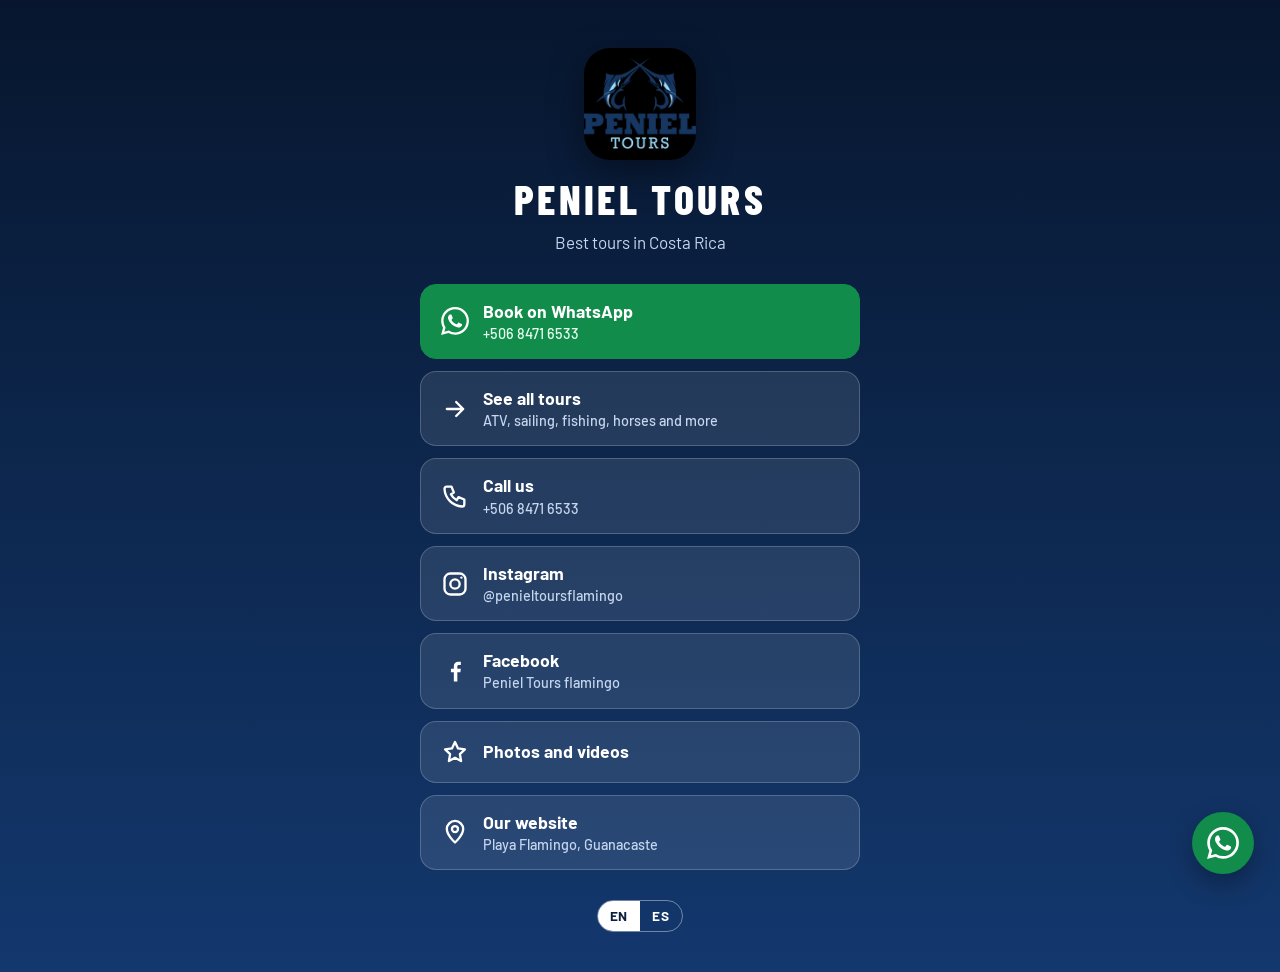
<file: profesional/links.html>
<!doctype html>
<html lang="en">
<head>
<meta charset="utf-8">
<meta name="viewport" content="width=device-width, initial-scale=1">
<title data-es="Peniel Tours Flamingo | Enlaces">Peniel Tours Flamingo | Links</title>
<meta name="description" content="Book a tour, call us or follow Peniel Tours on Instagram and Facebook." data-es-content="Reserva un tour, llámanos o sigue a Peniel Tours en Instagram y Facebook.">
<meta name="robots" content="noindex,nofollow">
<meta name="wa-number" content="50684716533">
<meta name="theme-color" content="#0F2E5C">
<link rel="icon" href="img/favicon.png" type="image/png">
<link rel="apple-touch-icon" href="img/apple-touch-icon.png">
<meta property="og:type" content="website">
<meta property="og:site_name" content="Peniel Tours Flamingo">
<meta property="og:title" content="Peniel Tours Flamingo | Links">
<meta property="og:description" content="Book a tour, call us or follow Peniel Tours on Instagram and Facebook.">
<meta property="og:image" content="img/sail-sunset.jpg">
<meta name="twitter:card" content="summary_large_image">
<link rel="preconnect" href="https://fonts.googleapis.com">
<link rel="preconnect" href="https://fonts.gstatic.com" crossorigin>
<link href="https://fonts.googleapis.com/css2?family=Barlow+Condensed:wght@600;700;800&family=Barlow:wght@400;500;600;700&display=swap" rel="stylesheet">
<link rel="stylesheet" href="css/site.css">
<script type="application/ld+json">{"@context": "https://schema.org", "@type": "TravelAgency", "name": "Peniel Tours Flamingo", "telephone": "+50684716533", "image": "img/logo.png", "address": {"@type": "PostalAddress", "addressLocality": "Playa Flamingo", "addressRegion": "Guanacaste", "addressCountry": "CR"}, "sameAs": ["https://www.instagram.com/penieltoursflamingo/", "https://www.facebook.com/penieltours/"]}</script>
</head>
<body class="links-page">
<svg xmlns="http://www.w3.org/2000/svg" style="display:none" aria-hidden="true"><symbol id="i-wa" viewBox="0 0 24 24"><path fill="currentColor" stroke="none" d="M17.47 14.38c-.3-.15-1.76-.87-2.03-.97-.27-.1-.47-.15-.67.15-.2.3-.77.97-.94 1.16-.17.2-.35.22-.64.07-.3-.15-1.26-.46-2.39-1.47-.88-.79-1.48-1.76-1.65-2.06-.17-.3-.02-.46.13-.6.13-.14.3-.35.45-.52.15-.17.2-.3.3-.5.1-.2.05-.37-.03-.52-.07-.15-.67-1.61-.92-2.2-.24-.59-.49-.5-.67-.51h-.57c-.2 0-.52.07-.8.37-.27.3-1.04 1.02-1.04 2.48s1.07 2.88 1.21 3.07c.15.2 2.1 3.2 5.08 4.49.71.3 1.26.49 1.7.63.71.22 1.36.19 1.87.12.57-.09 1.76-.72 2-1.42.25-.69.25-1.29.18-1.41-.08-.13-.28-.2-.57-.35Zm-5.42 7.4h-.01a9.87 9.87 0 0 1-5.03-1.38l-.36-.21-3.74.98 1-3.65-.24-.37a9.86 9.86 0 0 1-1.51-5.26c0-5.45 4.44-9.88 9.89-9.88 2.64 0 5.12 1.03 6.99 2.9a9.83 9.83 0 0 1 2.89 7c0 5.45-4.44 9.88-9.88 9.88Zm8.41-18.3A11.82 11.82 0 0 0 12.05 0C5.5 0 .16 5.34.16 11.89c0 2.1.55 4.14 1.59 5.95L.06 24l6.3-1.65a11.88 11.88 0 0 0 5.68 1.45h.01c6.55 0 11.89-5.34 11.89-11.89a11.82 11.82 0 0 0-3.48-8.41Z"/></symbol><symbol id="i-phone" viewBox="0 0 24 24"><path d="M5 4h4l2 5-2.5 1.5a11 11 0 0 0 5 5L15 13l5 2v4a2 2 0 0 1-2 2A16 16 0 0 1 3 6a2 2 0 0 1 2-2z"/></symbol><symbol id="i-ig" viewBox="0 0 24 24"><rect x="3" y="3" width="18" height="18" rx="5"/><circle cx="12" cy="12" r="4"/><circle cx="17.5" cy="6.5" r="1" fill="currentColor" stroke="none"/></symbol><symbol id="i-fb" viewBox="0 0 24 24"><path fill="currentColor" stroke="none" d="M14 21v-8h2.6l.4-3H14V8.2c0-.9.3-1.4 1.5-1.4H17V4.1C16.7 4 15.8 4 14.8 4 12.5 4 11 5.4 11 7.9V10H8.5v3H11v8z"/></symbol><symbol id="i-pin" viewBox="0 0 24 24"><path d="M12 21s-7-6.2-7-11.5a7 7 0 0 1 14 0C19 14.8 12 21 12 21z"/><circle cx="12" cy="9.5" r="2.6"/></symbol><symbol id="i-arrow" viewBox="0 0 24 24"><path d="M5 12h14M13 6l6 6-6 6"/></symbol><symbol id="i-down" viewBox="0 0 24 24"><path d="m6 9 6 6 6-6"/></symbol><symbol id="i-menu" viewBox="0 0 24 24"><path d="M4 7h16M4 12h16M4 17h16"/></symbol><symbol id="i-close" viewBox="0 0 24 24"><path d="M6 6l12 12M18 6 6 18"/></symbol><symbol id="i-star" viewBox="0 0 24 24"><path d="m12 3.5 2.6 5.4 5.9.8-4.3 4.1 1 5.9L12 17l-5.2 2.7 1-5.9L3.5 9.7l5.9-.8z"/></symbol><symbol id="p-sail" viewBox="0 0 64 64"><path d="M8 44h48l-6 10H14z"/><path d="M32 8v36"/><path d="M34 10l18 30H34z"/><path d="M30 18 14 40h16z"/></symbol><symbol id="p-boat" viewBox="0 0 64 64"><path d="M6 38h52l-8 14H14z"/><path d="M18 38V26h22l8 12"/><path d="M24 32h4m6 0h4"/><path d="M30 26V16"/><path d="M4 58q5-4 10 0t10 0 10 0 10 0 10 0 10 0"/></symbol><symbol id="p-fish" viewBox="0 0 64 64"><path d="M6 32c8-11 24-14 36-7 4 2 7 5 10 7-3 2-6 5-10 7-12 7-28 4-36-7z"/><path d="M52 32l8-9v18z"/><circle cx="19" cy="30" r="1.8" fill="currentColor" stroke="none"/><path d="M28 24c3 5 3 11 0 16"/></symbol><symbol id="p-jetski" viewBox="0 0 64 64"><path d="M8 40c12 5 32 5 48-6l-12-6-8-12h-8l4 12-12 2z"/><path d="M4 54q5-4 10 0t10 0 10 0 10 0 10 0 10 0"/></symbol><symbol id="p-kayak" viewBox="0 0 64 64"><path d="M4 42c14-8 42-8 56 0-14 8-42 8-56 0z"/><ellipse cx="32" cy="40" rx="7" ry="2.6"/><path d="M16 18l32 28"/><ellipse cx="13" cy="15" rx="7" ry="3" transform="rotate(41 13 15)"/><ellipse cx="51" cy="49" rx="7" ry="3" transform="rotate(41 51 49)"/></symbol><symbol id="p-raft" viewBox="0 0 64 64"><path d="M6 40c0-8 52-8 52 0 0 8-10 12-26 12S6 48 6 40z"/><path d="M22 34l-8-18m28 18 8-18"/><path d="M4 58q5-4 10 0t10 0 10 0 10 0 10 0 10 0"/></symbol><symbol id="p-tube" viewBox="0 0 64 64"><circle cx="32" cy="28" r="17"/><circle cx="32" cy="28" r="7"/><path d="M4 52q5-4 10 0t10 0 10 0 10 0 10 0 10 0"/><path d="M4 59q5-4 10 0t10 0 10 0 10 0 10 0 10 0"/></symbol><symbol id="p-atv" viewBox="0 0 64 64"><circle cx="15" cy="44" r="9"/><circle cx="49" cy="44" r="9"/><circle cx="15" cy="44" r="3"/><circle cx="49" cy="44" r="3"/><path d="M15 44l9-14h16l9 14"/><path d="M26 28h10"/><path d="M40 30l5-10h9"/></symbol><symbol id="p-horse" viewBox="0 0 64 64"><path d="M16 56C9 47 8 39 8 30 8 16 18 8 32 8s24 8 24 22c0 9-1 17-8 26"/><path d="M12 56h14m12 0h14"/><circle cx="15" cy="28" r="1.6" fill="currentColor" stroke="none"/><circle cx="15" cy="40" r="1.6" fill="currentColor" stroke="none"/><circle cx="49" cy="28" r="1.6" fill="currentColor" stroke="none"/><circle cx="49" cy="40" r="1.6" fill="currentColor" stroke="none"/></symbol><symbol id="p-zip" viewBox="0 0 64 64"><path d="M6 8v48M58 28v28"/><path d="M6 12l52 14"/><circle cx="32" cy="19.5" r="3"/><path d="M32 23v8"/><circle cx="32" cy="35" r="3.4"/><path d="M32 39v8m-7-5 7-3 7 3m-7 5-5 8m5-8 5 8"/></symbol><symbol id="p-rappel" viewBox="0 0 64 64"><path d="M44 6v52"/><path d="M44 12h8M44 28h8M44 44h8"/><circle cx="30" cy="22" r="3.6"/><path d="M30 26v14M30 40l-7 12m7-12 5 12M30 30l9-6"/><path d="M39 6v18"/></symbol><symbol id="p-hike" viewBox="0 0 64 64"><path d="M4 52l16-26 10 14 8-10 22 22z"/><circle cx="48" cy="14" r="4"/><path d="M30 52q9-5 4-12"/></symbol><symbol id="p-volcano" viewBox="0 0 64 64"><path d="M6 54l18-32h16l18 32z"/><path d="M24 22q8 5 16 0"/><path d="M32 16q-7-4 0-8t0-4"/><path d="M32 28v9m-6 5-3 8m15-8 3 8"/></symbol><symbol id="p-leaf" viewBox="0 0 64 64"><path d="M12 52C10 28 26 10 54 10c0 28-14 44-38 42z"/><path d="M12 52 40 24"/><path d="M26 38h12M32 31h10"/></symbol><symbol id="p-turtle" viewBox="0 0 64 64"><ellipse cx="30" cy="34" rx="16" ry="12"/><path d="M22 34h16M30 22v24"/><circle cx="52" cy="32" r="5"/><path d="M19 24l-8-9m25 9 7-9M19 44l-8 9m25-9 7 9M14 34H8"/></symbol><symbol id="p-camera" viewBox="0 0 64 64"><rect x="8" y="20" width="48" height="32" rx="5"/><circle cx="32" cy="36" r="9"/><path d="M22 20l3-7h14l3 7"/><circle cx="48" cy="27" r="1.6" fill="currentColor" stroke="none"/></symbol><symbol id="p-plus" viewBox="0 0 64 64"><circle cx="32" cy="32" r="22"/><path d="M32 20v24M20 32h24"/></symbol><symbol id="p-van" viewBox="0 0 64 64"><path d="M6 20h32l14 14v14H6z"/><path d="M14 26h14v9H14zm20 0h4l6 9H34z"/><circle cx="19" cy="49" r="5" fill="#fff" fill-opacity=".0"/><circle cx="43" cy="49" r="5"/></symbol></svg>
<a class="skip" href="#main" data-es="Saltar al contenido">Skip to content</a>

<main id="main">
<div class="links">
  <img class="links__logo" src="img/logo.png" width="112" height="112" alt="Peniel Tours">
  <h1>PENIEL TOURS</h1>
  <p class="links__sub"><span data-es="Los mejores tours de Costa Rica">Best tours in Costa Rica</span></p>
  <ul class="links__list"><li><a href="https://wa.me/50684716533?text=Hi%20Peniel%20Tours%21%20I%20found%20you%20on%20Instagram%20and%20would%20like%20to%20book%20a%20tour." data-wa="Hi Peniel Tours! I found you on Instagram and would like to book a tour." data-wa-es="¡Hola Peniel Tours! Los encontré en Instagram y quiero reservar un tour." target="_blank" rel="noopener" class="is-wa" ><svg class="icon " aria-hidden="true"><use href="#i-wa"/></svg><span><span data-es="Reserva por WhatsApp">Book on WhatsApp</span><small>+506 8471 6533</small></span></a></li><li><a href="tours.html" class="" ><svg class="icon " aria-hidden="true"><use href="#i-arrow"/></svg><span><span data-es="Ver todos los tours">See all tours</span><small><span data-es="ATV, navegación, pesca, caballos y más">ATV, sailing, fishing, horses and more</span></small></span></a></li><li><a href="tel:+50684716533" class="" ><svg class="icon " aria-hidden="true"><use href="#i-phone"/></svg><span><span data-es="Llámanos">Call us</span><small>+506 8471 6533</small></span></a></li><li><a href="https://www.instagram.com/penieltoursflamingo/" target="_blank" rel="noopener" class="" ><svg class="icon " aria-hidden="true"><use href="#i-ig"/></svg><span>Instagram<small>@penieltoursflamingo</small></span></a></li><li><a href="https://www.facebook.com/penieltours/" target="_blank" rel="noopener" class="" ><svg class="icon " aria-hidden="true"><use href="#i-fb"/></svg><span>Facebook<small>Peniel Tours flamingo</small></span></a></li><li><a href="gallery.html" class="" ><svg class="icon " aria-hidden="true"><use href="#i-star"/></svg><span><span data-es="Fotos y videos">Photos and videos</span></span></a></li><li><a href="index.html" class="" ><svg class="icon " aria-hidden="true"><use href="#i-pin"/></svg><span><span data-es="Nuestro sitio web">Our website</span><small>Playa Flamingo, Guanacaste</small></span></a></li></ul>
  <div class="lang" role="group" aria-label="Language / Idioma"><button type="button" data-lang="en" aria-pressed="true">EN</button><button type="button" data-lang="es" aria-pressed="false">ES</button></div>
</div>
<a class="wa-float" href="https://wa.me/50684716533?text=Hi%20Peniel%20Tours%21%20I%27d%20like%20to%20book%20a%20tour." data-wa="Hi Peniel Tours! I&#x27;d like to book a tour." data-wa-es="¡Hola Peniel Tours! Quisiera reservar un tour." target="_blank" rel="noopener" aria-label="Message us on WhatsApp" data-es-aria-label="Escríbenos por WhatsApp"><svg class="icon " aria-hidden="true"><use href="#i-wa"/></svg></a>
</main>

<script src="js/site.js"></script>
</body>
</html>
</file>
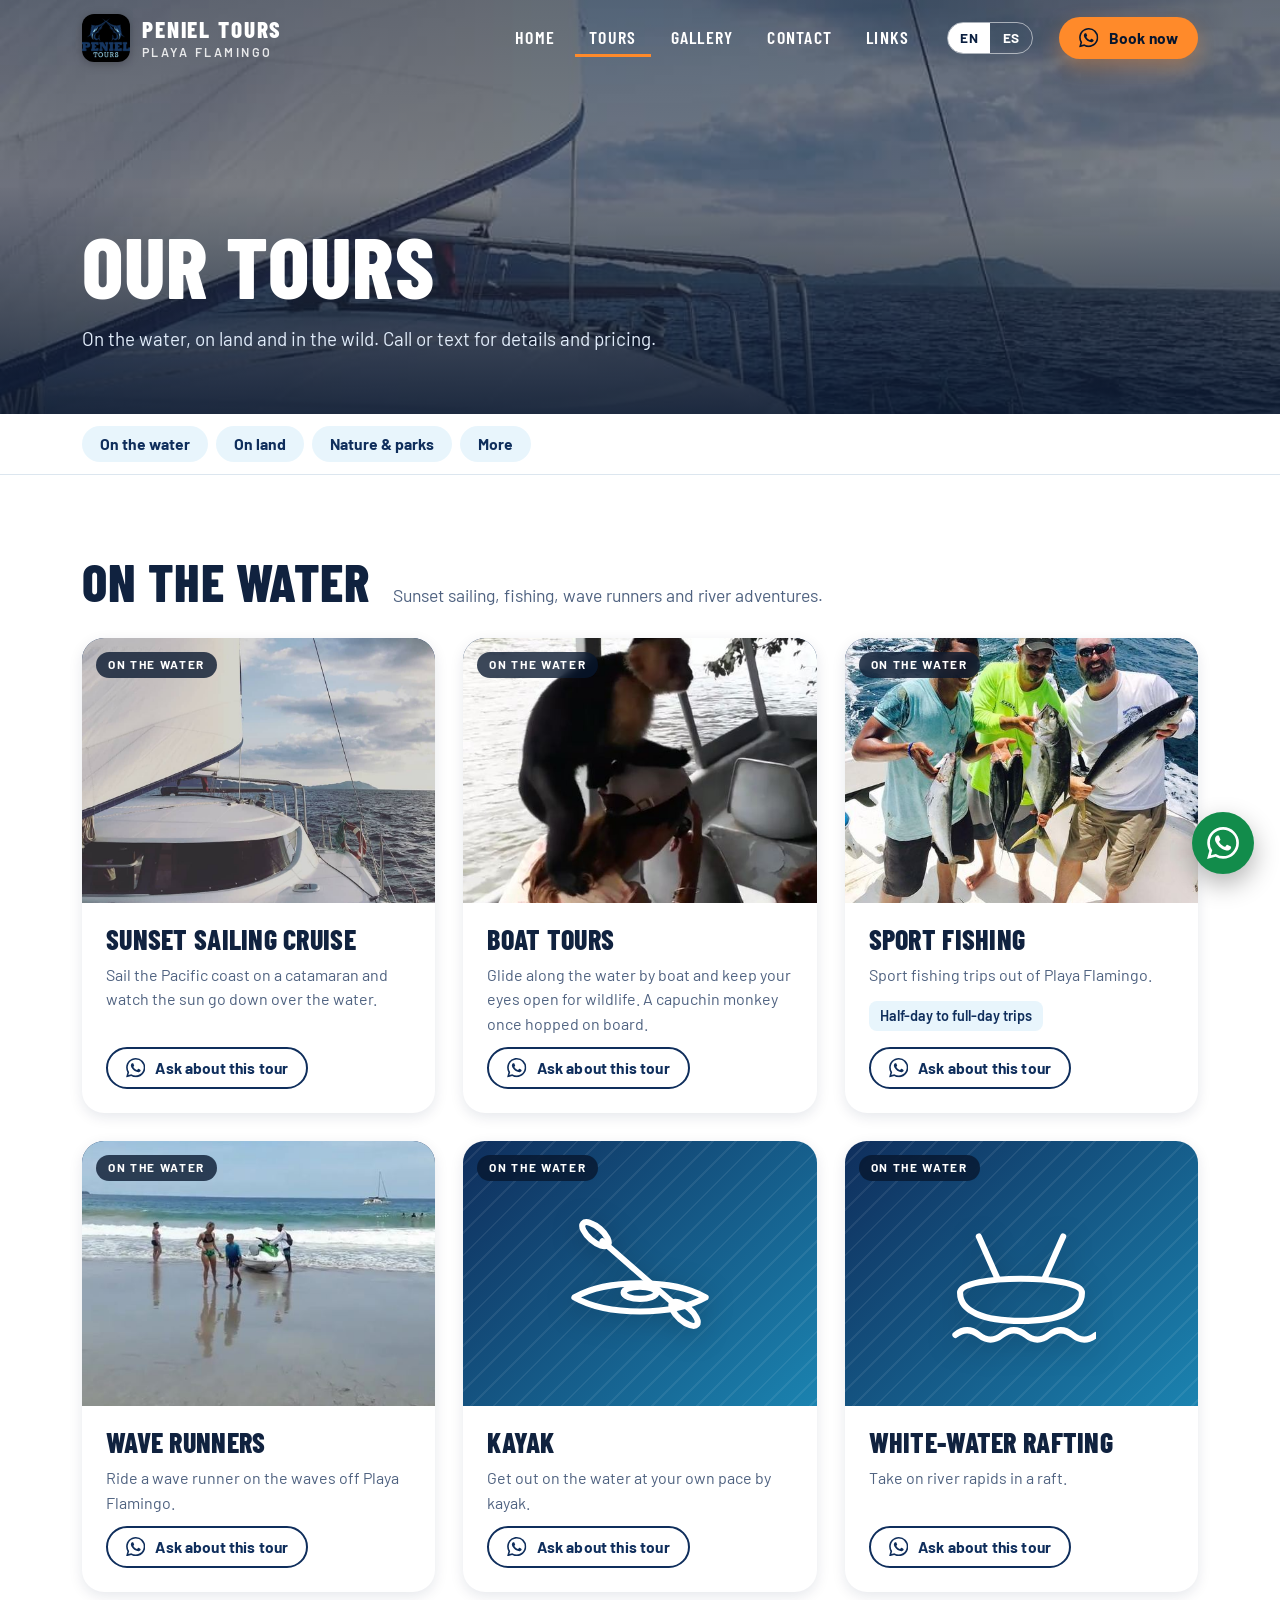
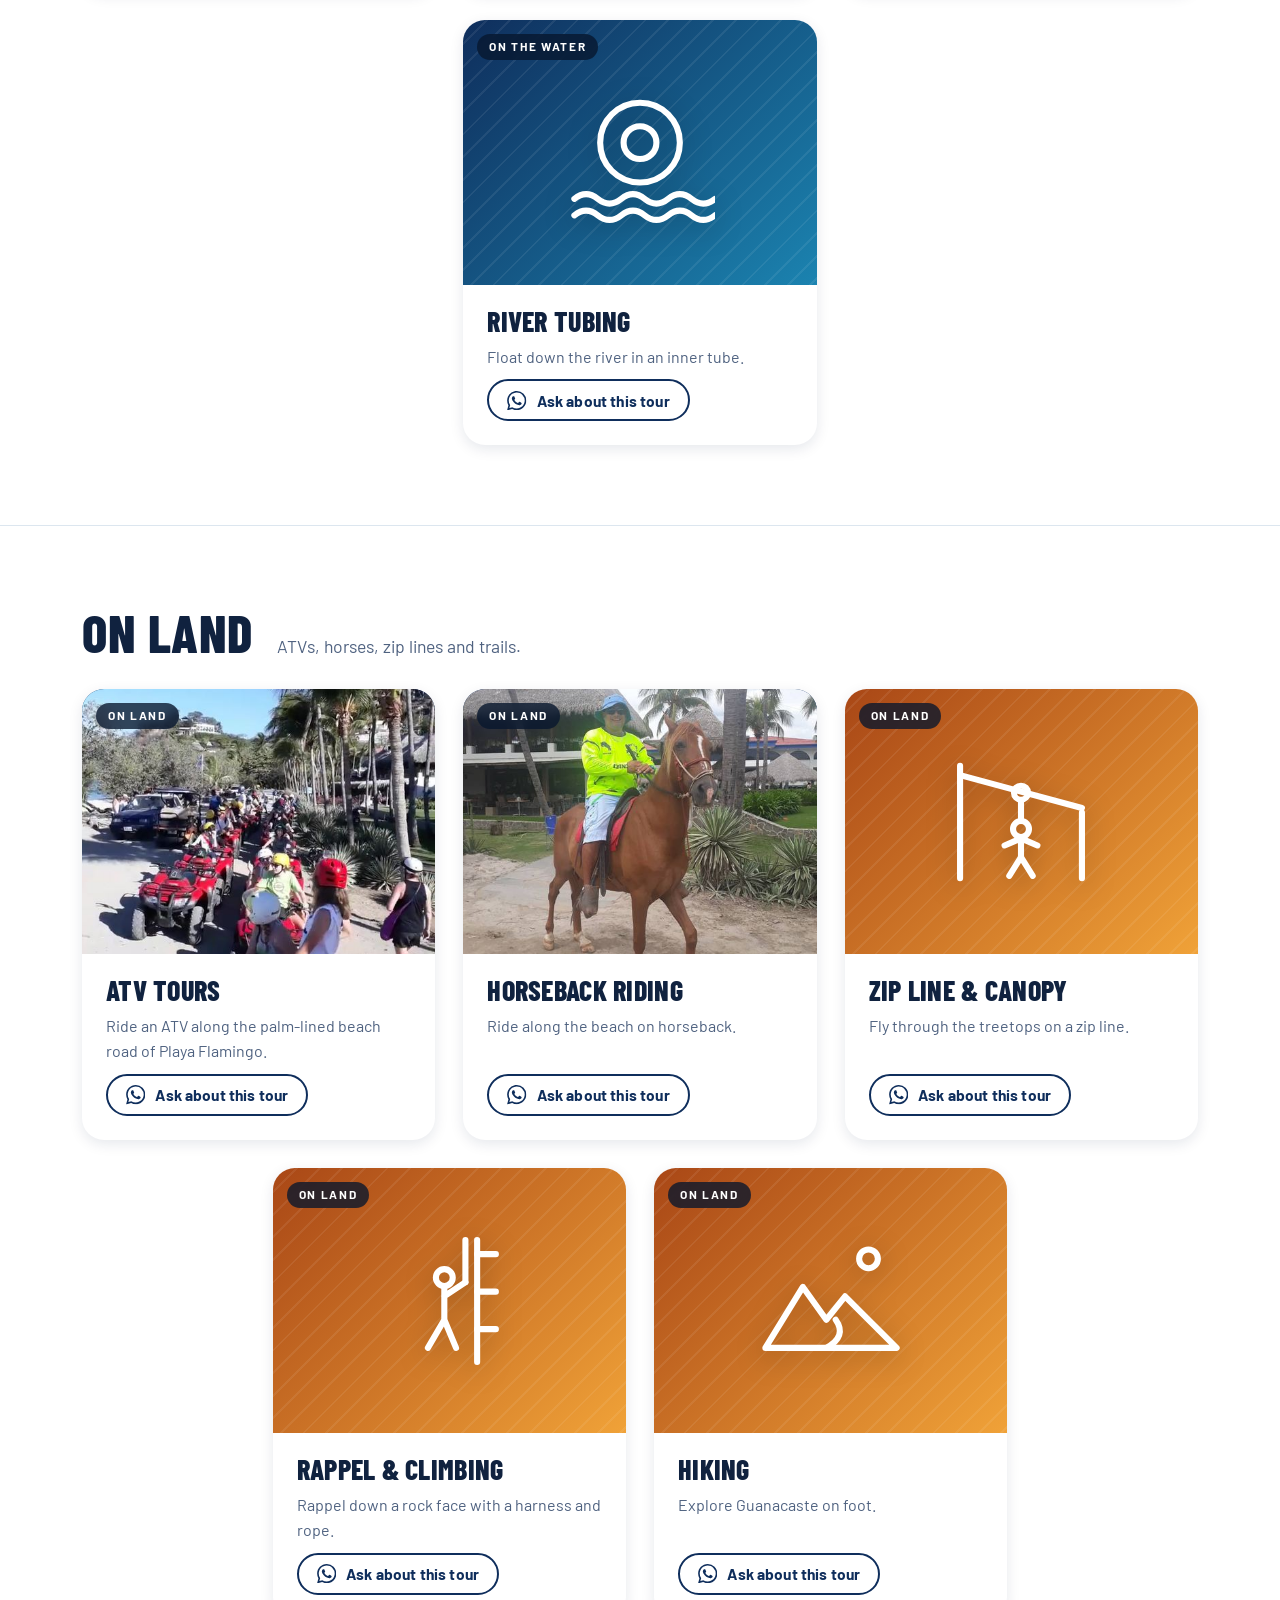
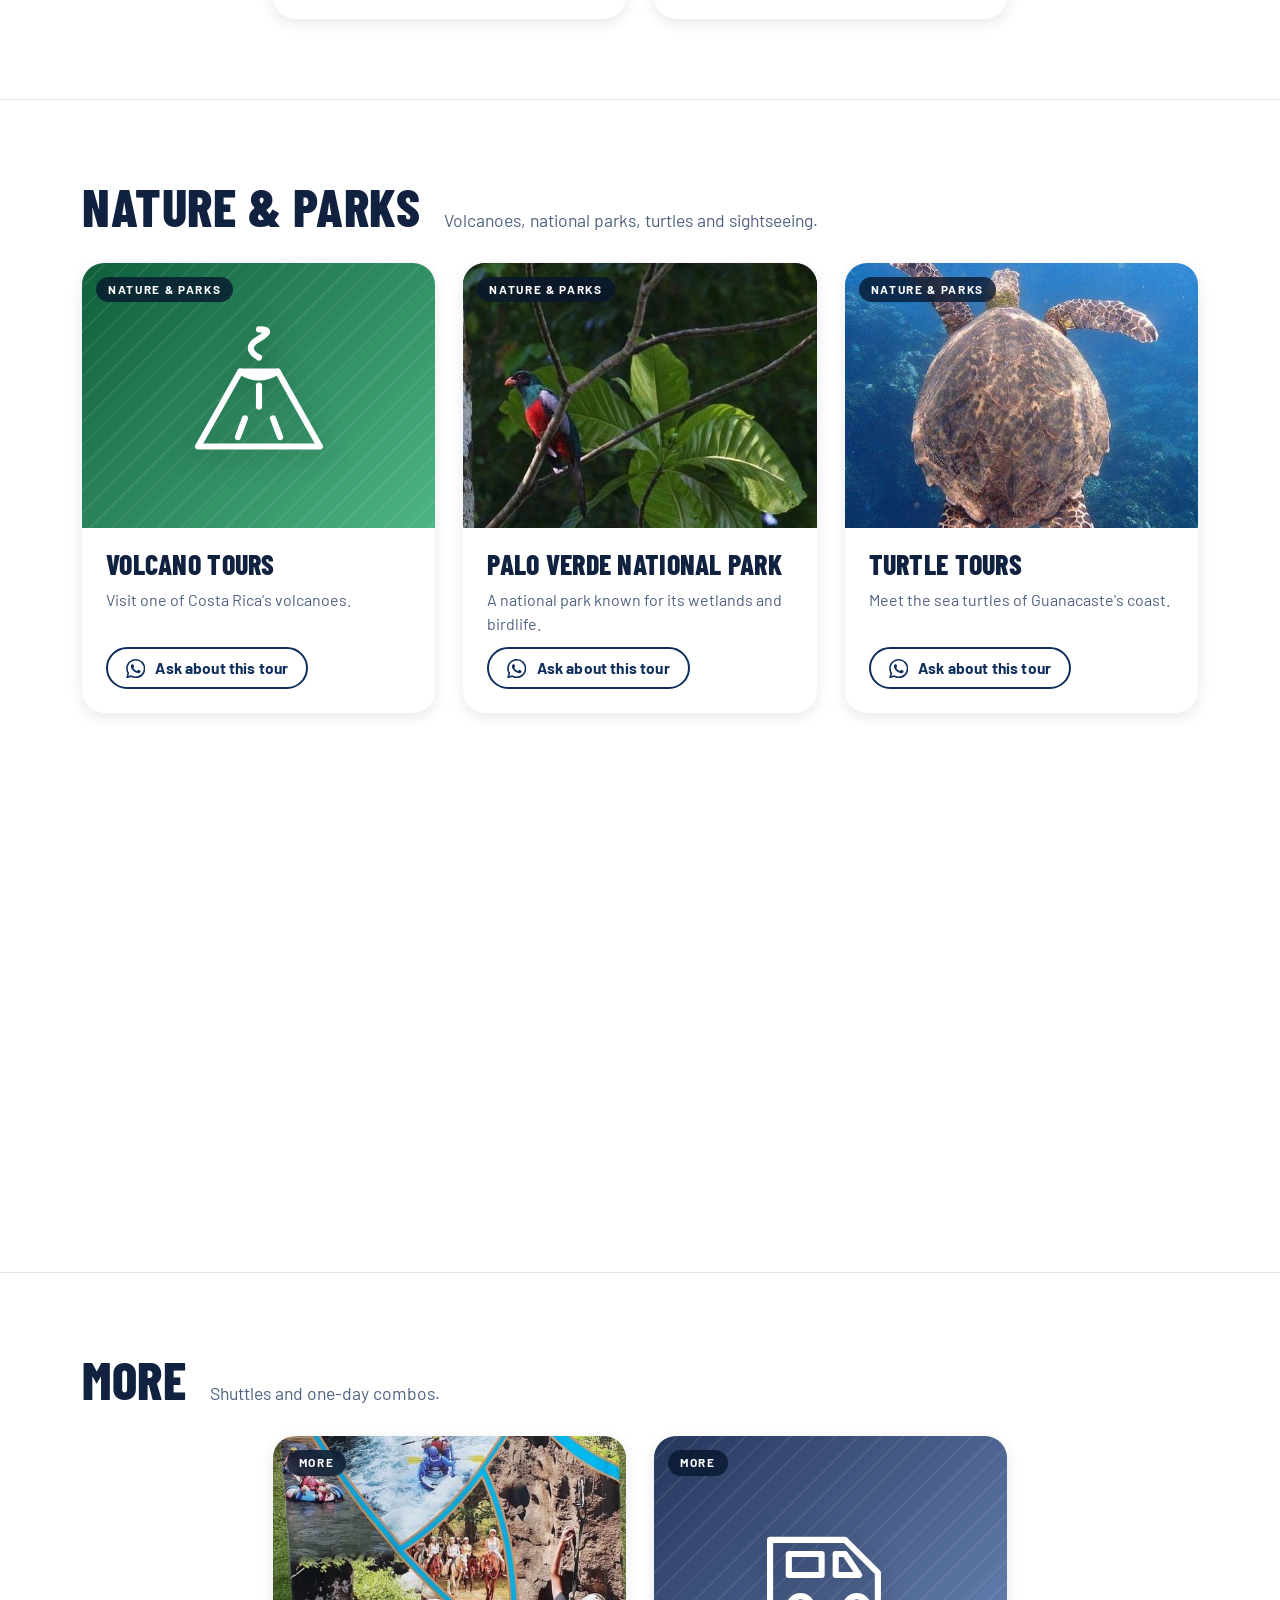
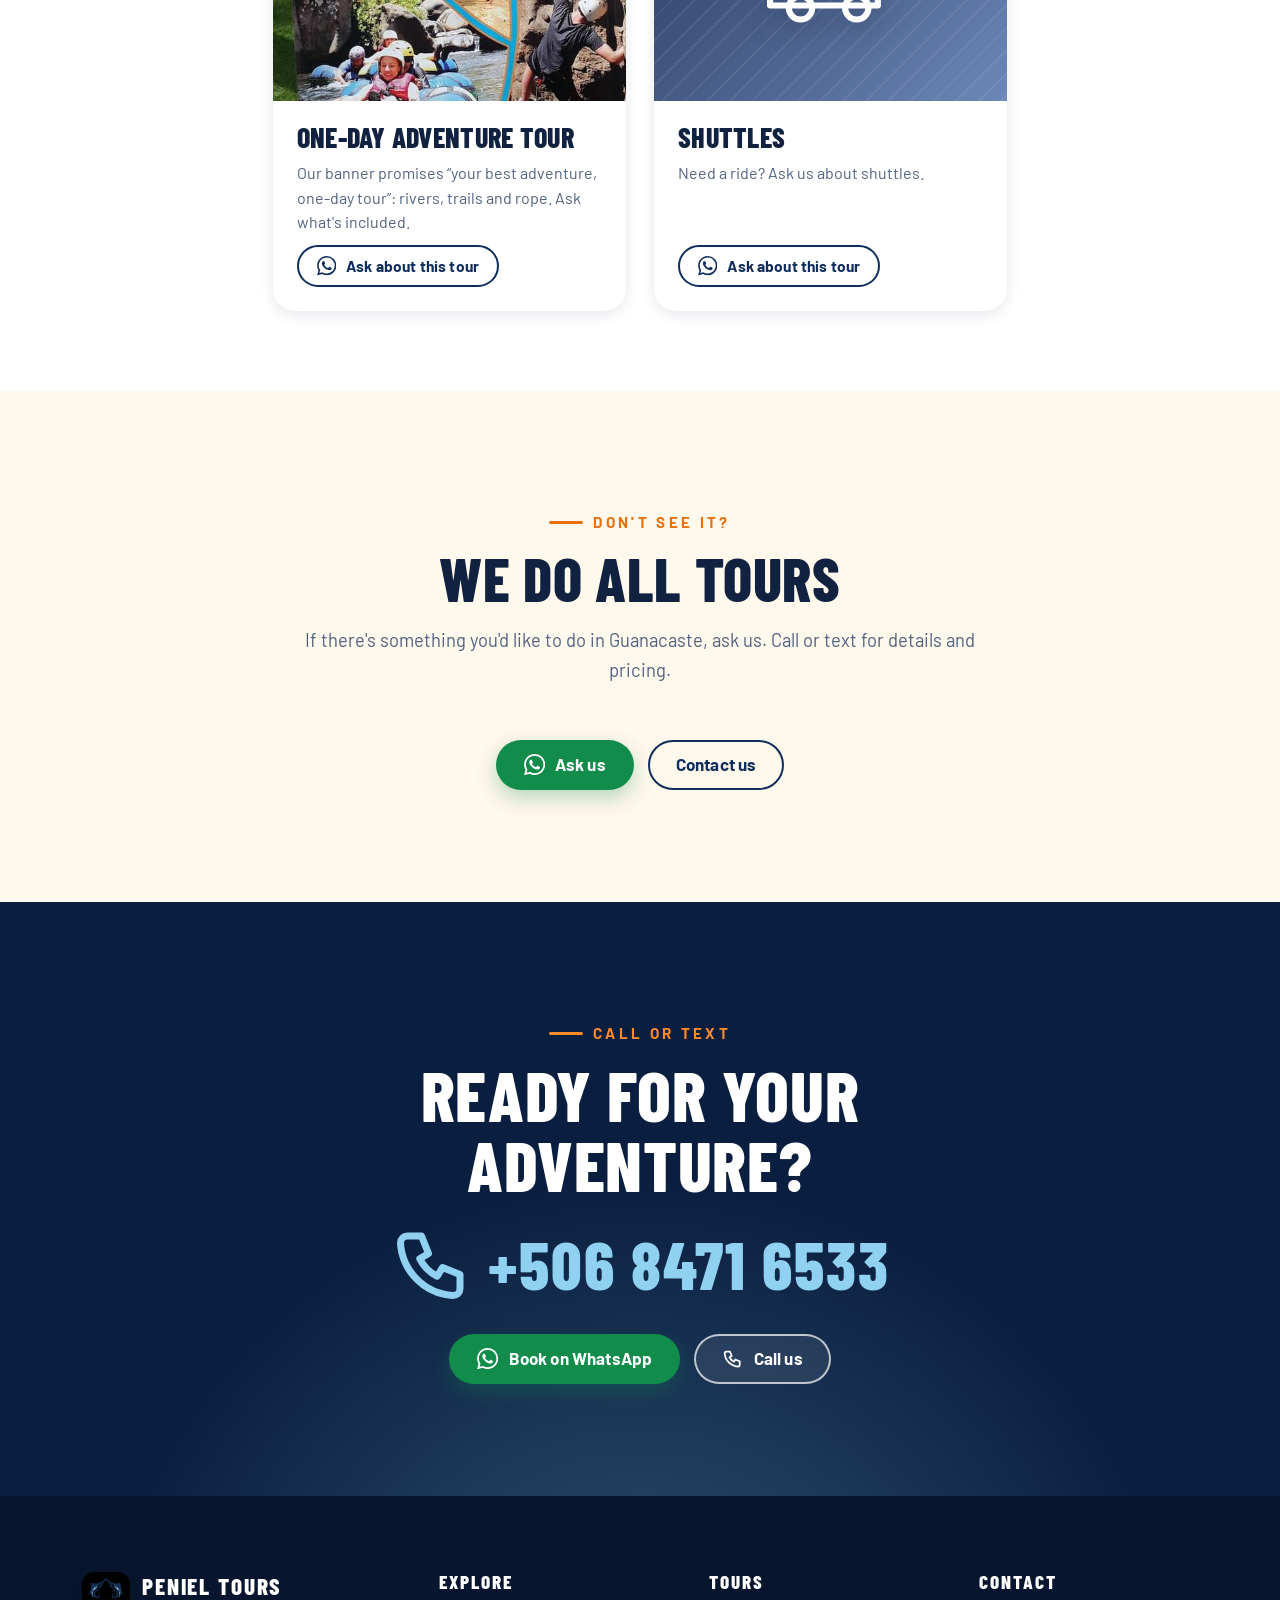
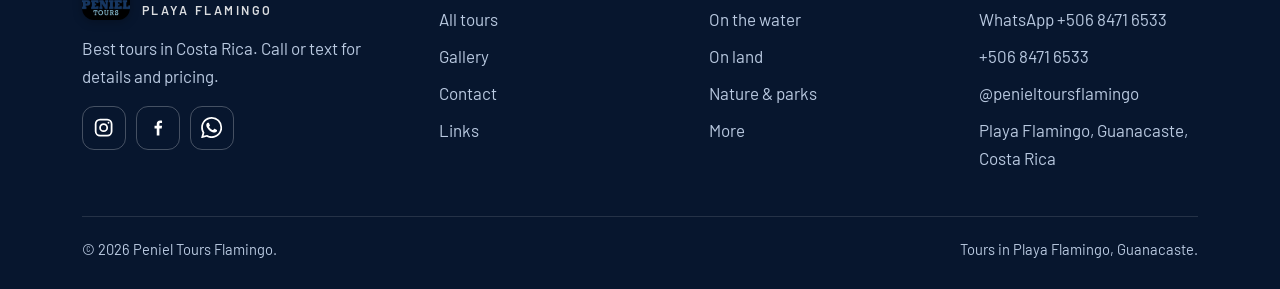
<file: profesional/tours.html>
<!doctype html>
<html lang="en">
<head>
<meta charset="utf-8">
<meta name="viewport" content="width=device-width, initial-scale=1">
<title data-es="Tours | Peniel Tours Flamingo">Tours | Peniel Tours Flamingo</title>
<meta name="description" content="ATV, sunset sailing, sport fishing, wave runners, horseback riding, zip line, volcano tours and more from Playa Flamingo." data-es-content="ATV, navegación al atardecer, pesca deportiva, motos acuáticas, cabalgatas, zip line, volcanes y más desde Playa Flamingo.">
<meta name="robots" content="noindex,nofollow">
<meta name="wa-number" content="50684716533">
<meta name="theme-color" content="#0F2E5C">
<link rel="icon" href="img/favicon.png" type="image/png">
<link rel="apple-touch-icon" href="img/apple-touch-icon.png">
<meta property="og:type" content="website">
<meta property="og:site_name" content="Peniel Tours Flamingo">
<meta property="og:title" content="Tours | Peniel Tours Flamingo">
<meta property="og:description" content="ATV, sunset sailing, sport fishing, wave runners, horseback riding, zip line, volcano tours and more from Playa Flamingo.">
<meta property="og:image" content="img/sail-sunset.jpg">
<meta name="twitter:card" content="summary_large_image">
<link rel="preconnect" href="https://fonts.googleapis.com">
<link rel="preconnect" href="https://fonts.gstatic.com" crossorigin>
<link href="https://fonts.googleapis.com/css2?family=Barlow+Condensed:wght@600;700;800&family=Barlow:wght@400;500;600;700&display=swap" rel="stylesheet">
<link rel="stylesheet" href="css/site.css">
<script type="application/ld+json">{"@context": "https://schema.org", "@type": "TravelAgency", "name": "Peniel Tours Flamingo", "telephone": "+50684716533", "image": "img/logo.png", "address": {"@type": "PostalAddress", "addressLocality": "Playa Flamingo", "addressRegion": "Guanacaste", "addressCountry": "CR"}, "sameAs": ["https://www.instagram.com/penieltoursflamingo/", "https://www.facebook.com/penieltours/"]}</script>
</head>
<body>
<svg xmlns="http://www.w3.org/2000/svg" style="display:none" aria-hidden="true"><symbol id="i-wa" viewBox="0 0 24 24"><path fill="currentColor" stroke="none" d="M17.47 14.38c-.3-.15-1.76-.87-2.03-.97-.27-.1-.47-.15-.67.15-.2.3-.77.97-.94 1.16-.17.2-.35.22-.64.07-.3-.15-1.26-.46-2.39-1.47-.88-.79-1.48-1.76-1.65-2.06-.17-.3-.02-.46.13-.6.13-.14.3-.35.45-.52.15-.17.2-.3.3-.5.1-.2.05-.37-.03-.52-.07-.15-.67-1.61-.92-2.2-.24-.59-.49-.5-.67-.51h-.57c-.2 0-.52.07-.8.37-.27.3-1.04 1.02-1.04 2.48s1.07 2.88 1.21 3.07c.15.2 2.1 3.2 5.08 4.49.71.3 1.26.49 1.7.63.71.22 1.36.19 1.87.12.57-.09 1.76-.72 2-1.42.25-.69.25-1.29.18-1.41-.08-.13-.28-.2-.57-.35Zm-5.42 7.4h-.01a9.87 9.87 0 0 1-5.03-1.38l-.36-.21-3.74.98 1-3.65-.24-.37a9.86 9.86 0 0 1-1.51-5.26c0-5.45 4.44-9.88 9.89-9.88 2.64 0 5.12 1.03 6.99 2.9a9.83 9.83 0 0 1 2.89 7c0 5.45-4.44 9.88-9.88 9.88Zm8.41-18.3A11.82 11.82 0 0 0 12.05 0C5.5 0 .16 5.34.16 11.89c0 2.1.55 4.14 1.59 5.95L.06 24l6.3-1.65a11.88 11.88 0 0 0 5.68 1.45h.01c6.55 0 11.89-5.34 11.89-11.89a11.82 11.82 0 0 0-3.48-8.41Z"/></symbol><symbol id="i-phone" viewBox="0 0 24 24"><path d="M5 4h4l2 5-2.5 1.5a11 11 0 0 0 5 5L15 13l5 2v4a2 2 0 0 1-2 2A16 16 0 0 1 3 6a2 2 0 0 1 2-2z"/></symbol><symbol id="i-ig" viewBox="0 0 24 24"><rect x="3" y="3" width="18" height="18" rx="5"/><circle cx="12" cy="12" r="4"/><circle cx="17.5" cy="6.5" r="1" fill="currentColor" stroke="none"/></symbol><symbol id="i-fb" viewBox="0 0 24 24"><path fill="currentColor" stroke="none" d="M14 21v-8h2.6l.4-3H14V8.2c0-.9.3-1.4 1.5-1.4H17V4.1C16.7 4 15.8 4 14.8 4 12.5 4 11 5.4 11 7.9V10H8.5v3H11v8z"/></symbol><symbol id="i-pin" viewBox="0 0 24 24"><path d="M12 21s-7-6.2-7-11.5a7 7 0 0 1 14 0C19 14.8 12 21 12 21z"/><circle cx="12" cy="9.5" r="2.6"/></symbol><symbol id="i-arrow" viewBox="0 0 24 24"><path d="M5 12h14M13 6l6 6-6 6"/></symbol><symbol id="i-down" viewBox="0 0 24 24"><path d="m6 9 6 6 6-6"/></symbol><symbol id="i-menu" viewBox="0 0 24 24"><path d="M4 7h16M4 12h16M4 17h16"/></symbol><symbol id="i-close" viewBox="0 0 24 24"><path d="M6 6l12 12M18 6 6 18"/></symbol><symbol id="i-star" viewBox="0 0 24 24"><path d="m12 3.5 2.6 5.4 5.9.8-4.3 4.1 1 5.9L12 17l-5.2 2.7 1-5.9L3.5 9.7l5.9-.8z"/></symbol><symbol id="p-sail" viewBox="0 0 64 64"><path d="M8 44h48l-6 10H14z"/><path d="M32 8v36"/><path d="M34 10l18 30H34z"/><path d="M30 18 14 40h16z"/></symbol><symbol id="p-boat" viewBox="0 0 64 64"><path d="M6 38h52l-8 14H14z"/><path d="M18 38V26h22l8 12"/><path d="M24 32h4m6 0h4"/><path d="M30 26V16"/><path d="M4 58q5-4 10 0t10 0 10 0 10 0 10 0 10 0"/></symbol><symbol id="p-fish" viewBox="0 0 64 64"><path d="M6 32c8-11 24-14 36-7 4 2 7 5 10 7-3 2-6 5-10 7-12 7-28 4-36-7z"/><path d="M52 32l8-9v18z"/><circle cx="19" cy="30" r="1.8" fill="currentColor" stroke="none"/><path d="M28 24c3 5 3 11 0 16"/></symbol><symbol id="p-jetski" viewBox="0 0 64 64"><path d="M8 40c12 5 32 5 48-6l-12-6-8-12h-8l4 12-12 2z"/><path d="M4 54q5-4 10 0t10 0 10 0 10 0 10 0 10 0"/></symbol><symbol id="p-kayak" viewBox="0 0 64 64"><path d="M4 42c14-8 42-8 56 0-14 8-42 8-56 0z"/><ellipse cx="32" cy="40" rx="7" ry="2.6"/><path d="M16 18l32 28"/><ellipse cx="13" cy="15" rx="7" ry="3" transform="rotate(41 13 15)"/><ellipse cx="51" cy="49" rx="7" ry="3" transform="rotate(41 51 49)"/></symbol><symbol id="p-raft" viewBox="0 0 64 64"><path d="M6 40c0-8 52-8 52 0 0 8-10 12-26 12S6 48 6 40z"/><path d="M22 34l-8-18m28 18 8-18"/><path d="M4 58q5-4 10 0t10 0 10 0 10 0 10 0 10 0"/></symbol><symbol id="p-tube" viewBox="0 0 64 64"><circle cx="32" cy="28" r="17"/><circle cx="32" cy="28" r="7"/><path d="M4 52q5-4 10 0t10 0 10 0 10 0 10 0 10 0"/><path d="M4 59q5-4 10 0t10 0 10 0 10 0 10 0 10 0"/></symbol><symbol id="p-atv" viewBox="0 0 64 64"><circle cx="15" cy="44" r="9"/><circle cx="49" cy="44" r="9"/><circle cx="15" cy="44" r="3"/><circle cx="49" cy="44" r="3"/><path d="M15 44l9-14h16l9 14"/><path d="M26 28h10"/><path d="M40 30l5-10h9"/></symbol><symbol id="p-horse" viewBox="0 0 64 64"><path d="M16 56C9 47 8 39 8 30 8 16 18 8 32 8s24 8 24 22c0 9-1 17-8 26"/><path d="M12 56h14m12 0h14"/><circle cx="15" cy="28" r="1.6" fill="currentColor" stroke="none"/><circle cx="15" cy="40" r="1.6" fill="currentColor" stroke="none"/><circle cx="49" cy="28" r="1.6" fill="currentColor" stroke="none"/><circle cx="49" cy="40" r="1.6" fill="currentColor" stroke="none"/></symbol><symbol id="p-zip" viewBox="0 0 64 64"><path d="M6 8v48M58 28v28"/><path d="M6 12l52 14"/><circle cx="32" cy="19.5" r="3"/><path d="M32 23v8"/><circle cx="32" cy="35" r="3.4"/><path d="M32 39v8m-7-5 7-3 7 3m-7 5-5 8m5-8 5 8"/></symbol><symbol id="p-rappel" viewBox="0 0 64 64"><path d="M44 6v52"/><path d="M44 12h8M44 28h8M44 44h8"/><circle cx="30" cy="22" r="3.6"/><path d="M30 26v14M30 40l-7 12m7-12 5 12M30 30l9-6"/><path d="M39 6v18"/></symbol><symbol id="p-hike" viewBox="0 0 64 64"><path d="M4 52l16-26 10 14 8-10 22 22z"/><circle cx="48" cy="14" r="4"/><path d="M30 52q9-5 4-12"/></symbol><symbol id="p-volcano" viewBox="0 0 64 64"><path d="M6 54l18-32h16l18 32z"/><path d="M24 22q8 5 16 0"/><path d="M32 16q-7-4 0-8t0-4"/><path d="M32 28v9m-6 5-3 8m15-8 3 8"/></symbol><symbol id="p-leaf" viewBox="0 0 64 64"><path d="M12 52C10 28 26 10 54 10c0 28-14 44-38 42z"/><path d="M12 52 40 24"/><path d="M26 38h12M32 31h10"/></symbol><symbol id="p-turtle" viewBox="0 0 64 64"><ellipse cx="30" cy="34" rx="16" ry="12"/><path d="M22 34h16M30 22v24"/><circle cx="52" cy="32" r="5"/><path d="M19 24l-8-9m25 9 7-9M19 44l-8 9m25-9 7 9M14 34H8"/></symbol><symbol id="p-camera" viewBox="0 0 64 64"><rect x="8" y="20" width="48" height="32" rx="5"/><circle cx="32" cy="36" r="9"/><path d="M22 20l3-7h14l3 7"/><circle cx="48" cy="27" r="1.6" fill="currentColor" stroke="none"/></symbol><symbol id="p-plus" viewBox="0 0 64 64"><circle cx="32" cy="32" r="22"/><path d="M32 20v24M20 32h24"/></symbol><symbol id="p-van" viewBox="0 0 64 64"><path d="M6 20h32l14 14v14H6z"/><path d="M14 26h14v9H14zm20 0h4l6 9H34z"/><circle cx="19" cy="49" r="5" fill="#fff" fill-opacity=".0"/><circle cx="43" cy="49" r="5"/></symbol></svg>
<a class="skip" href="#main" data-es="Saltar al contenido">Skip to content</a>
<header class="hdr" id="top">
  <div class="wrap hdr__in">
    <a class="brand" href="index.html" aria-label="Peniel Tours Flamingo">
      <img src="img/logo-128.png" width="48" height="48" alt="Peniel Tours">
      <span class="brand__txt"><b>PENIEL TOURS</b><small>Playa Flamingo</small></span>
    </a>
    <nav class="nav" id="nav" aria-label="Main" data-es-aria-label="Principal">
      <a href="index.html"><span data-es="Inicio">Home</span></a>
      <div class="dd"><a href="tours.html" aria-current="page"><span data-es="Tours">Tours</span></a><div class="dd__menu"><a href="tours.html#water"><span data-es="En el agua">On the water</span></a><a href="tours.html#land"><span data-es="En tierra">On land</span></a><a href="tours.html#wild"><span data-es="Naturaleza y parques">Nature & parks</span></a></div></div>
      <a href="gallery.html"><span data-es="Galería">Gallery</span></a>
      <a href="contact.html"><span data-es="Contacto">Contact</span></a>
      <a href="links.html"><span data-es="Enlaces">Links</span></a>
    </nav>
    <div class="lang" role="group" aria-label="Language / Idioma"><button type="button" data-lang="en" aria-pressed="true">EN</button><button type="button" data-lang="es" aria-pressed="false">ES</button></div>
    <a class="btn btn--sun btn--sm hdr__cta" href="https://wa.me/50684716533?text=Hi%20Peniel%20Tours%21%20I%27d%20like%20to%20book%20a%20tour." data-wa="Hi Peniel Tours! I&#x27;d like to book a tour." data-wa-es="¡Hola Peniel Tours! Quisiera reservar un tour." target="_blank" rel="noopener"><svg class="icon " aria-hidden="true"><use href="#i-wa"/></svg> <span data-es="Reservar">Book now</span></a>
    <button class="burger" type="button" aria-controls="nav" aria-expanded="false" aria-label="Open menu"><svg class="icon " aria-hidden="true"><use href="#i-menu"/></svg></button>
  </div>
</header>
<main id="main">
<section class="phero">
  <img src="img/sail-sunset.jpg" srcset="img/sail-sunset-sm.jpg 520w, img/sail-sunset.jpg 1080w" sizes="100vw" width="1080" height="1080" alt="" data-es-alt="" style="object-position:center 45%">
  <div class="wrap phero__in"><h1><span data-es="Nuestros tours">Our tours</span></h1><p><span data-es="En el agua, en tierra y en plena naturaleza. Llama o escribe para detalles y precios.">On the water, on land and in the wild. Call or text for details and pricing.</span></p></div>
</section><nav class="catnav" aria-label="Tour types" data-es-aria-label="Tipos de tour"><div class="wrap"><a href="#water"><span data-es="En el agua">On the water</span></a><a href="#land"><span data-es="En tierra">On land</span></a><a href="#wild"><span data-es="Naturaleza y parques">Nature & parks</span></a><a href="#more"><span data-es="Más">More</span></a></div></nav><section class="cat" id="water"><div class="wrap"><div class="cat__head rv"><h2><span data-es="En el agua">On the water</span></h2><p><span data-es="Navegación al atardecer, pesca, motos acuáticas y aventuras de río.">Sunset sailing, fishing, wave runners and river adventures.</span></p></div><div class="grid"><article class="card rv" id="sunset-sailing"><div class="card__media"><img src="img/sail-sunset.jpg" srcset="img/sail-sunset-sm.jpg 520w, img/sail-sunset.jpg 1080w" sizes="(min-width:1100px) 360px, (min-width:700px) 45vw, 92vw" width="1080" height="1080" alt="Sunset Sailing Cruise" data-es-alt="Navegación al atardecer" loading="lazy" decoding="async" style="object-position:center 40%"><span class="card__tag"><span data-es="En el agua">On the water</span></span></div><div class="card__body"><h3><span data-es="Navegación al atardecer">Sunset Sailing Cruise</span></h3><p><span data-es="Navega por la costa del Pacífico en catamarán y mira cómo el sol se oculta sobre el agua.">Sail the Pacific coast on a catamaran and watch the sun go down over the water.</span></p><a class="btn btn--outline btn--sm" href="https://wa.me/50684716533?text=Hi%20Peniel%20Tours%21%20I%27d%20like%20details%20and%20pricing%20for%3A%20Sunset%20Sailing%20Cruise." data-wa="Hi Peniel Tours! I&#x27;d like details and pricing for: Sunset Sailing Cruise." data-wa-es="¡Hola Peniel Tours! Quisiera detalles y precios de: Navegación al atardecer." target="_blank" rel="noopener"><svg class="icon " aria-hidden="true"><use href="#i-wa"/></svg> <span data-es="Pregunta por este tour">Ask about this tour</span></a></div></article><article class="card rv" id="boat-tours"><div class="card__media"><img src="img/boat-monkey.jpg" srcset="img/boat-monkey-sm.jpg 520w, img/boat-monkey.jpg 640w" sizes="(min-width:1100px) 360px, (min-width:700px) 45vw, 92vw" width="640" height="640" alt="Boat Tours" data-es-alt="Paseos en bote" loading="lazy" decoding="async" style="object-position:center 30%"><span class="card__tag"><span data-es="En el agua">On the water</span></span></div><div class="card__body"><h3><span data-es="Paseos en bote">Boat Tours</span></h3><p><span data-es="Recorre el agua en bote y abre bien los ojos: puede haber fauna. Un mono capuchino llegó a subirse a bordo.">Glide along the water by boat and keep your eyes open for wildlife. A capuchin monkey once hopped on board.</span></p><a class="btn btn--outline btn--sm" href="https://wa.me/50684716533?text=Hi%20Peniel%20Tours%21%20I%27d%20like%20details%20and%20pricing%20for%3A%20Boat%20Tours." data-wa="Hi Peniel Tours! I&#x27;d like details and pricing for: Boat Tours." data-wa-es="¡Hola Peniel Tours! Quisiera detalles y precios de: Paseos en bote." target="_blank" rel="noopener"><svg class="icon " aria-hidden="true"><use href="#i-wa"/></svg> <span data-es="Pregunta por este tour">Ask about this tour</span></a></div></article><article class="card rv" id="sport-fishing"><div class="card__media"><img src="img/fish-crew.jpg" srcset="img/fish-crew-sm.jpg 520w, img/fish-crew.jpg 960w" sizes="(min-width:1100px) 360px, (min-width:700px) 45vw, 92vw" width="960" height="960" alt="Sport Fishing" data-es-alt="Pesca deportiva" loading="lazy" decoding="async" style="object-position:center 55%"><span class="card__tag"><span data-es="En el agua">On the water</span></span></div><div class="card__body"><h3><span data-es="Pesca deportiva">Sport Fishing</span></h3><p><span data-es="Salidas de pesca deportiva desde Playa Flamingo.">Sport fishing trips out of Playa Flamingo.</span></p><span class="card__extra"><span class="confirmar" data-nota="Las duraciones (4, 6 y 8 horas) salen de un perfil de FishingBooker; confirmar con el negocio."><span data-es="Salidas de medio día a día completo">Half-day to full-day trips</span></span></span><a class="btn btn--outline btn--sm" href="https://wa.me/50684716533?text=Hi%20Peniel%20Tours%21%20I%27d%20like%20details%20and%20pricing%20for%3A%20Sport%20Fishing." data-wa="Hi Peniel Tours! I&#x27;d like details and pricing for: Sport Fishing." data-wa-es="¡Hola Peniel Tours! Quisiera detalles y precios de: Pesca deportiva." target="_blank" rel="noopener"><svg class="icon " aria-hidden="true"><use href="#i-wa"/></svg> <span data-es="Pregunta por este tour">Ask about this tour</span></a></div></article><article class="card rv" id="wave-runners"><div class="card__media"><img src="img/jetski-beach.jpg" srcset="img/jetski-beach-sm.jpg 520w, img/jetski-beach.jpg 640w" sizes="(min-width:1100px) 360px, (min-width:700px) 45vw, 92vw" width="640" height="640" alt="Wave Runners" data-es-alt="Motos acuáticas" loading="lazy" decoding="async" style="object-position:center 55%"><span class="card__tag"><span data-es="En el agua">On the water</span></span></div><div class="card__body"><h3><span data-es="Motos acuáticas">Wave Runners</span></h3><p><span data-es="Maneja una moto acuática sobre las olas frente a Playa Flamingo.">Ride a wave runner on the waves off Playa Flamingo.</span></p><a class="btn btn--outline btn--sm" href="https://wa.me/50684716533?text=Hi%20Peniel%20Tours%21%20I%27d%20like%20details%20and%20pricing%20for%3A%20Wave%20Runners." data-wa="Hi Peniel Tours! I&#x27;d like details and pricing for: Wave Runners." data-wa-es="¡Hola Peniel Tours! Quisiera detalles y precios de: Motos acuáticas." target="_blank" rel="noopener"><svg class="icon " aria-hidden="true"><use href="#i-wa"/></svg> <span data-es="Pregunta por este tour">Ask about this tour</span></a></div></article><article class="card rv" id="kayak"><div class="card__media card__media--picto card__media--water"><svg class="picto" viewBox="0 0 64 64" role="img" aria-label="Kayak" data-es-aria-label="Kayak"><use href="#p-kayak"/></svg><span class="card__tag"><span data-es="En el agua">On the water</span></span></div><div class="card__body"><h3><span data-es="Kayak">Kayak</span></h3><p><span data-es="Sal al agua a tu ritmo en kayak.">Get out on the water at your own pace by kayak.</span></p><a class="btn btn--outline btn--sm" href="https://wa.me/50684716533?text=Hi%20Peniel%20Tours%21%20I%27d%20like%20details%20and%20pricing%20for%3A%20Kayak." data-wa="Hi Peniel Tours! I&#x27;d like details and pricing for: Kayak." data-wa-es="¡Hola Peniel Tours! Quisiera detalles y precios de: Kayak." target="_blank" rel="noopener"><svg class="icon " aria-hidden="true"><use href="#i-wa"/></svg> <span data-es="Pregunta por este tour">Ask about this tour</span></a></div></article><article class="card rv" id="rafting"><div class="card__media card__media--picto card__media--water"><svg class="picto" viewBox="0 0 64 64" role="img" aria-label="White-Water Rafting" data-es-aria-label="Rafting en aguas bravas"><use href="#p-raft"/></svg><span class="card__tag"><span data-es="En el agua">On the water</span></span></div><div class="card__body"><h3><span data-es="Rafting en aguas bravas">White-Water Rafting</span></h3><p><span data-es="Enfrenta los rápidos de un río en balsa.">Take on river rapids in a raft.</span></p><a class="btn btn--outline btn--sm" href="https://wa.me/50684716533?text=Hi%20Peniel%20Tours%21%20I%27d%20like%20details%20and%20pricing%20for%3A%20White-Water%20Rafting." data-wa="Hi Peniel Tours! I&#x27;d like details and pricing for: White-Water Rafting." data-wa-es="¡Hola Peniel Tours! Quisiera detalles y precios de: Rafting en aguas bravas." target="_blank" rel="noopener"><svg class="icon " aria-hidden="true"><use href="#i-wa"/></svg> <span data-es="Pregunta por este tour">Ask about this tour</span></a></div></article><article class="card rv" id="tubing"><div class="card__media card__media--picto card__media--water"><svg class="picto" viewBox="0 0 64 64" role="img" aria-label="River Tubing" data-es-aria-label="Tubing de río"><use href="#p-tube"/></svg><span class="card__tag"><span data-es="En el agua">On the water</span></span></div><div class="card__body"><h3><span data-es="Tubing de río">River Tubing</span></h3><p><span data-es="Déjate llevar río abajo en un tubo.">Float down the river in an inner tube.</span></p><a class="btn btn--outline btn--sm" href="https://wa.me/50684716533?text=Hi%20Peniel%20Tours%21%20I%27d%20like%20details%20and%20pricing%20for%3A%20River%20Tubing." data-wa="Hi Peniel Tours! I&#x27;d like details and pricing for: River Tubing." data-wa-es="¡Hola Peniel Tours! Quisiera detalles y precios de: Tubing de río." target="_blank" rel="noopener"><svg class="icon " aria-hidden="true"><use href="#i-wa"/></svg> <span data-es="Pregunta por este tour">Ask about this tour</span></a></div></article></div></div></section><section class="cat" id="land"><div class="wrap"><div class="cat__head rv"><h2><span data-es="En tierra">On land</span></h2><p><span data-es="ATV, caballos, canopy y senderos.">ATVs, horses, zip lines and trails.</span></p></div><div class="grid"><article class="card rv" id="atv"><div class="card__media"><img src="img/atv-convoy.jpg" srcset="img/atv-convoy-sm.jpg 520w, img/atv-convoy.jpg 640w" sizes="(min-width:1100px) 360px, (min-width:700px) 45vw, 92vw" width="640" height="640" alt="ATV Tours" data-es-alt="Tours en ATV" loading="lazy" decoding="async" style="object-position:center 40%"><span class="card__tag"><span data-es="En tierra">On land</span></span></div><div class="card__body"><h3><span data-es="Tours en ATV">ATV Tours</span></h3><p><span data-es="Recorre en ATV el camino de palmeras junto a la playa de Playa Flamingo.">Ride an ATV along the palm-lined beach road of Playa Flamingo.</span></p><a class="btn btn--outline btn--sm" href="https://wa.me/50684716533?text=Hi%20Peniel%20Tours%21%20I%27d%20like%20details%20and%20pricing%20for%3A%20ATV%20Tours." data-wa="Hi Peniel Tours! I&#x27;d like details and pricing for: ATV Tours." data-wa-es="¡Hola Peniel Tours! Quisiera detalles y precios de: Tours en ATV." target="_blank" rel="noopener"><svg class="icon " aria-hidden="true"><use href="#i-wa"/></svg> <span data-es="Pregunta por este tour">Ask about this tour</span></a></div></article><article class="card rv" id="horseback"><div class="card__media"><img src="img/horse-rider.jpg" srcset="img/horse-rider-sm.jpg 520w, img/horse-rider.jpg 1080w" sizes="(min-width:1100px) 360px, (min-width:700px) 45vw, 92vw" width="1080" height="1080" alt="Horseback Riding" data-es-alt="Cabalgatas" loading="lazy" decoding="async" style="object-position:center 45%"><span class="card__tag"><span data-es="En tierra">On land</span></span></div><div class="card__body"><h3><span data-es="Cabalgatas">Horseback Riding</span></h3><p><span data-es="Cabalga por la orilla de la playa.">Ride along the beach on horseback.</span></p><a class="btn btn--outline btn--sm" href="https://wa.me/50684716533?text=Hi%20Peniel%20Tours%21%20I%27d%20like%20details%20and%20pricing%20for%3A%20Horseback%20Riding." data-wa="Hi Peniel Tours! I&#x27;d like details and pricing for: Horseback Riding." data-wa-es="¡Hola Peniel Tours! Quisiera detalles y precios de: Cabalgatas." target="_blank" rel="noopener"><svg class="icon " aria-hidden="true"><use href="#i-wa"/></svg> <span data-es="Pregunta por este tour">Ask about this tour</span></a></div></article><article class="card rv" id="zipline"><div class="card__media card__media--picto card__media--land"><svg class="picto" viewBox="0 0 64 64" role="img" aria-label="Zip Line &amp; Canopy" data-es-aria-label="Zip line y canopy"><use href="#p-zip"/></svg><span class="card__tag"><span data-es="En tierra">On land</span></span></div><div class="card__body"><h3><span data-es="Zip line y canopy">Zip Line & Canopy</span></h3><p><span data-es="Vuela entre las copas de los árboles en un zip line.">Fly through the treetops on a zip line.</span></p><a class="btn btn--outline btn--sm" href="https://wa.me/50684716533?text=Hi%20Peniel%20Tours%21%20I%27d%20like%20details%20and%20pricing%20for%3A%20Zip%20Line%20%26%20Canopy." data-wa="Hi Peniel Tours! I&#x27;d like details and pricing for: Zip Line &amp; Canopy." data-wa-es="¡Hola Peniel Tours! Quisiera detalles y precios de: Zip line y canopy." target="_blank" rel="noopener"><svg class="icon " aria-hidden="true"><use href="#i-wa"/></svg> <span data-es="Pregunta por este tour">Ask about this tour</span></a></div></article><article class="card rv" id="rappel"><div class="card__media card__media--picto card__media--land"><svg class="picto" viewBox="0 0 64 64" role="img" aria-label="Rappel &amp; Climbing" data-es-aria-label="Rápel y escalada"><use href="#p-rappel"/></svg><span class="card__tag"><span data-es="En tierra">On land</span></span></div><div class="card__body"><h3><span data-es="Rápel y escalada">Rappel & Climbing</span></h3><p><span data-es="Baja en rápel por una pared de roca con arnés y cuerda.">Rappel down a rock face with a harness and rope.</span></p><a class="btn btn--outline btn--sm" href="https://wa.me/50684716533?text=Hi%20Peniel%20Tours%21%20I%27d%20like%20details%20and%20pricing%20for%3A%20Rappel%20%26%20Climbing." data-wa="Hi Peniel Tours! I&#x27;d like details and pricing for: Rappel &amp; Climbing." data-wa-es="¡Hola Peniel Tours! Quisiera detalles y precios de: Rápel y escalada." target="_blank" rel="noopener"><svg class="icon " aria-hidden="true"><use href="#i-wa"/></svg> <span data-es="Pregunta por este tour">Ask about this tour</span></a></div></article><article class="card rv" id="hiking"><div class="card__media card__media--picto card__media--land"><svg class="picto" viewBox="0 0 64 64" role="img" aria-label="Hiking" data-es-aria-label="Caminatas"><use href="#p-hike"/></svg><span class="card__tag"><span data-es="En tierra">On land</span></span></div><div class="card__body"><h3><span data-es="Caminatas">Hiking</span></h3><p><span data-es="Explora Guanacaste a pie.">Explore Guanacaste on foot.</span></p><a class="btn btn--outline btn--sm" href="https://wa.me/50684716533?text=Hi%20Peniel%20Tours%21%20I%27d%20like%20details%20and%20pricing%20for%3A%20Hiking." data-wa="Hi Peniel Tours! I&#x27;d like details and pricing for: Hiking." data-wa-es="¡Hola Peniel Tours! Quisiera detalles y precios de: Caminatas." target="_blank" rel="noopener"><svg class="icon " aria-hidden="true"><use href="#i-wa"/></svg> <span data-es="Pregunta por este tour">Ask about this tour</span></a></div></article></div></div></section><section class="cat" id="wild"><div class="wrap"><div class="cat__head rv"><h2><span data-es="Naturaleza y parques">Nature & parks</span></h2><p><span data-es="Volcanes, parques nacionales, tortugas y paseos.">Volcanoes, national parks, turtles and sightseeing.</span></p></div><div class="grid"><article class="card rv" id="volcano"><div class="card__media card__media--picto card__media--wild"><svg class="picto" viewBox="0 0 64 64" role="img" aria-label="Volcano Tours" data-es-aria-label="Tours a volcanes"><use href="#p-volcano"/></svg><span class="card__tag"><span data-es="Naturaleza y parques">Nature & parks</span></span></div><div class="card__body"><h3><span data-es="Tours a volcanes">Volcano Tours</span></h3><p><span data-es="Visita uno de los volcanes de Costa Rica.">Visit one of Costa Rica's volcanoes.</span></p><a class="btn btn--outline btn--sm" href="https://wa.me/50684716533?text=Hi%20Peniel%20Tours%21%20I%27d%20like%20details%20and%20pricing%20for%3A%20Volcano%20Tours." data-wa="Hi Peniel Tours! I&#x27;d like details and pricing for: Volcano Tours." data-wa-es="¡Hola Peniel Tours! Quisiera detalles y precios de: Tours a volcanes." target="_blank" rel="noopener"><svg class="icon " aria-hidden="true"><use href="#i-wa"/></svg> <span data-es="Pregunta por este tour">Ask about this tour</span></a></div></article><article class="card rv" id="palo-verde"><div class="card__media"><img src="img/wild-trogon.jpg" srcset="img/wild-trogon-sm.jpg 520w, img/wild-trogon.jpg 728w" sizes="(min-width:1100px) 360px, (min-width:700px) 45vw, 92vw" width="728" height="728" alt="Palo Verde National Park" data-es-alt="Parque Nacional Palo Verde" loading="lazy" decoding="async" style="object-position:center 35%"><span class="card__tag"><span data-es="Naturaleza y parques">Nature & parks</span></span></div><div class="card__body"><h3><span data-es="Parque Nacional Palo Verde">Palo Verde National Park</span></h3><p><span data-es="Un parque nacional conocido por sus humedales y sus aves.">A national park known for its wetlands and birdlife.</span></p><a class="btn btn--outline btn--sm" href="https://wa.me/50684716533?text=Hi%20Peniel%20Tours%21%20I%27d%20like%20details%20and%20pricing%20for%3A%20Palo%20Verde%20National%20Park." data-wa="Hi Peniel Tours! I&#x27;d like details and pricing for: Palo Verde National Park." data-wa-es="¡Hola Peniel Tours! Quisiera detalles y precios de: Parque Nacional Palo Verde." target="_blank" rel="noopener"><svg class="icon " aria-hidden="true"><use href="#i-wa"/></svg> <span data-es="Pregunta por este tour">Ask about this tour</span></a></div></article><article class="card rv" id="turtles"><div class="card__media"><img src="img/wild-turtle.jpg" srcset="img/wild-turtle-sm.jpg 520w, img/wild-turtle.jpg 640w" sizes="(min-width:1100px) 360px, (min-width:700px) 45vw, 92vw" width="640" height="640" alt="Turtle Tours" data-es-alt="Tours de tortugas" loading="lazy" decoding="async" style="object-position:center 50%"><span class="card__tag"><span data-es="Naturaleza y parques">Nature & parks</span></span></div><div class="card__body"><h3><span data-es="Tours de tortugas">Turtle Tours</span></h3><p><span data-es="Conoce a las tortugas marinas de la costa de Guanacaste.">Meet the sea turtles of Guanacaste's coast.</span></p><a class="btn btn--outline btn--sm" href="https://wa.me/50684716533?text=Hi%20Peniel%20Tours%21%20I%27d%20like%20details%20and%20pricing%20for%3A%20Turtle%20Tours." data-wa="Hi Peniel Tours! I&#x27;d like details and pricing for: Turtle Tours." data-wa-es="¡Hola Peniel Tours! Quisiera detalles y precios de: Tours de tortugas." target="_blank" rel="noopener"><svg class="icon " aria-hidden="true"><use href="#i-wa"/></svg> <span data-es="Pregunta por este tour">Ask about this tour</span></a></div></article><article class="card rv" id="sightseeing"><div class="card__media"><img src="img/wild-waterfall.jpg" srcset="img/wild-waterfall-sm.jpg 520w, img/wild-waterfall.jpg 720w" sizes="(min-width:1100px) 360px, (min-width:700px) 45vw, 92vw" width="720" height="720" alt="Sightseeing" data-es-alt="Paseos turísticos" loading="lazy" decoding="async" style="object-position:center 40%"><span class="card__tag"><span data-es="Naturaleza y parques">Nature & parks</span></span></div><div class="card__body"><h3><span data-es="Paseos turísticos">Sightseeing</span></h3><p><span data-es="Descubre playas, cascadas y fauna alrededor de Guanacaste.">Discover beaches, waterfalls and wildlife around Guanacaste.</span></p><a class="btn btn--outline btn--sm" href="https://wa.me/50684716533?text=Hi%20Peniel%20Tours%21%20I%27d%20like%20details%20and%20pricing%20for%3A%20Sightseeing." data-wa="Hi Peniel Tours! I&#x27;d like details and pricing for: Sightseeing." data-wa-es="¡Hola Peniel Tours! Quisiera detalles y precios de: Paseos turísticos." target="_blank" rel="noopener"><svg class="icon " aria-hidden="true"><use href="#i-wa"/></svg> <span data-es="Pregunta por este tour">Ask about this tour</span></a></div></article></div></div></section><section class="cat" id="more"><div class="wrap"><div class="cat__head rv"><h2><span data-es="Más">More</span></h2><p><span data-es="Traslados y combos de un día.">Shuttles and one-day combos.</span></p></div><div class="grid"><article class="card rv" id="adventure-day"><div class="card__media"><img src="img/adventure-day.jpg" srcset="img/adventure-day-sm.jpg 520w, img/adventure-day.jpg 680w" sizes="(min-width:1100px) 360px, (min-width:700px) 45vw, 92vw" width="680" height="756" alt="One-Day Adventure Tour" data-es-alt="Tour de aventura de un día" loading="lazy" decoding="async" style="object-position:center 50%"><span class="card__tag"><span data-es="Más">More</span></span></div><div class="card__body"><h3><span data-es="Tour de aventura de un día">One-Day Adventure Tour</span></h3><p><span class="confirmar" data-nota="Falta saber qué actividades incluye el tour de un día."><span data-es="Nuestro pendón promete “la mejor aventura en un solo día”: ríos, senderos y cuerdas. Pregunta qué incluye.">Our banner promises “your best adventure, one-day tour”: rivers, trails and rope. Ask what's included.</span></span></p><a class="btn btn--outline btn--sm" href="https://wa.me/50684716533?text=Hi%20Peniel%20Tours%21%20I%27d%20like%20details%20and%20pricing%20for%3A%20One-Day%20Adventure%20Tour." data-wa="Hi Peniel Tours! I&#x27;d like details and pricing for: One-Day Adventure Tour." data-wa-es="¡Hola Peniel Tours! Quisiera detalles y precios de: Tour de aventura de un día." target="_blank" rel="noopener"><svg class="icon " aria-hidden="true"><use href="#i-wa"/></svg> <span data-es="Pregunta por este tour">Ask about this tour</span></a></div></article><article class="card rv" id="shuttles"><div class="card__media card__media--picto card__media--more"><svg class="picto" viewBox="0 0 64 64" role="img" aria-label="Shuttles" data-es-aria-label="Traslados"><use href="#p-van"/></svg><span class="card__tag"><span data-es="Más">More</span></span></div><div class="card__body"><h3><span data-es="Traslados">Shuttles</span></h3><p><span data-es="¿Necesitas transporte? Pregúntanos por los traslados.">Need a ride? Ask us about shuttles.</span></p><a class="btn btn--outline btn--sm" href="https://wa.me/50684716533?text=Hi%20Peniel%20Tours%21%20I%27d%20like%20details%20and%20pricing%20for%3A%20Shuttles." data-wa="Hi Peniel Tours! I&#x27;d like details and pricing for: Shuttles." data-wa-es="¡Hola Peniel Tours! Quisiera detalles y precios de: Traslados." target="_blank" rel="noopener"><svg class="icon " aria-hidden="true"><use href="#i-wa"/></svg> <span data-es="Pregunta por este tour">Ask about this tour</span></a></div></article></div></div></section><section class="sec sec--sand">
  <div class="wrap">
    <div class="sec__head sec__head--center rv"><p class="eyebrow"><span data-es="¿No lo ves?">Don't see it?</span></p><h2><span data-es="Hacemos todo tipo de tours">We do all tours</span></h2><p class="sec__lead"><span data-es="Si hay algo que quieras hacer en Guanacaste, pregúntanos. Llama o escribe para detalles y precios.">If there's something you'd like to do in Guanacaste, ask us. Call or text for details and pricing.</span></p></div>
    <div class="follow"><a class="btn btn--wa" href="https://wa.me/50684716533?text=Hi%20Peniel%20Tours%21%20Do%20you%20offer%20other%20tours%3F%20I%27d%20like%20to%20do..." data-wa="Hi Peniel Tours! Do you offer other tours? I&#x27;d like to do..." data-wa-es="¡Hola Peniel Tours! ¿Tienen otros tours? Me gustaría hacer..." target="_blank" rel="noopener"><svg class="icon " aria-hidden="true"><use href="#i-wa"/></svg> <span data-es="Pregúntanos">Ask us</span></a><a class="btn btn--outline" href="contact.html"><span data-es="Contáctanos">Contact us</span></a></div>
  </div>
</section><section class="cta sec">
  <div class="wrap">
    <p class="eyebrow"><span data-es="Llama o escribe">Call or text</span></p>
    <h2><span data-es="¿Listo para tu aventura?">Ready for your adventure?</span></h2>
    <a class="cta__num" href="tel:+50684716533"><svg class="icon " aria-hidden="true"><use href="#i-phone"/></svg> <span>+506 8471 6533</span></a>
    <div class="cta__btns">
      <a class="btn btn--wa" href="https://wa.me/50684716533?text=Hi%20Peniel%20Tours%21%20I%27d%20like%20to%20book%20a%20tour." data-wa="Hi Peniel Tours! I&#x27;d like to book a tour." data-wa-es="¡Hola Peniel Tours! Quisiera reservar un tour." target="_blank" rel="noopener"><svg class="icon " aria-hidden="true"><use href="#i-wa"/></svg> <span data-es="Reserva por WhatsApp">Book on WhatsApp</span></a>
      <a class="btn btn--ghost" href="tel:+50684716533"><svg class="icon " aria-hidden="true"><use href="#i-phone"/></svg> <span data-es="Llámanos">Call us</span></a>
    </div>
  </div>
</section>
</main>
<footer class="ftr">
  <div class="wrap">
    <div class="ftr__grid">
      <div>
        <a class="brand" href="index.html" aria-label="Peniel Tours Flamingo"><img src="img/logo-128.png" width="48" height="48" alt="" loading="lazy"><span class="brand__txt"><b>PENIEL TOURS</b><small>Playa Flamingo</small></span></a>
        <p class="ftr__tag"><span data-es="Los mejores tours de Costa Rica. Llama o escribe para detalles y precios.">Best tours in Costa Rica. Call or text for details and pricing.</span></p>
        <div class="ftr__soc">
          <a href="https://www.instagram.com/penieltoursflamingo/" target="_blank" rel="noopener" aria-label="Instagram @penieltoursflamingo"><svg class="icon " aria-hidden="true"><use href="#i-ig"/></svg></a>
          <a href="https://www.facebook.com/penieltours/" target="_blank" rel="noopener" aria-label="Facebook"><svg class="icon " aria-hidden="true"><use href="#i-fb"/></svg></a>
          <a href="https://wa.me/50684716533?text=Hi%20Peniel%20Tours%21%20I%20found%20you%20on%20your%20website%20and%20would%20like%20to%20ask%20about%20a%20tour." data-wa="Hi Peniel Tours! I found you on your website and would like to ask about a tour." data-wa-es="¡Hola Peniel Tours! Los encontré en su sitio web y quiero consultar por un tour." target="_blank" rel="noopener" aria-label="WhatsApp"><svg class="icon " aria-hidden="true"><use href="#i-wa"/></svg></a>
        </div>
      </div>
      <div>
        <h4><span data-es="Explorar">Explore</span></h4>
        <ul>
          <li><a href="tours.html"><span data-es="Todos los tours">All tours</span></a></li>
          <li><a href="gallery.html"><span data-es="Galería">Gallery</span></a></li>
          <li><a href="contact.html"><span data-es="Contacto">Contact</span></a></li>
          <li><a href="links.html"><span data-es="Enlaces">Links</span></a></li>
        </ul>
      </div>
      <div>
        <h4><span data-es="Tours">Tours</span></h4>
        <ul>
          <li><a href="tours.html#water"><span data-es="En el agua">On the water</span></a></li>
          <li><a href="tours.html#land"><span data-es="En tierra">On land</span></a></li>
          <li><a href="tours.html#wild"><span data-es="Naturaleza y parques">Nature &amp; parks</span></a></li>
          <li><a href="tours.html#more"><span data-es="Más">More</span></a></li>
        </ul>
      </div>
      <div>
        <h4><span data-es="Contacto">Contact</span></h4>
        <ul>
          <li><a href="https://wa.me/50684716533?text=Hi%20Peniel%20Tours%21%20I%27d%20like%20to%20ask%20about%20a%20tour." data-wa="Hi Peniel Tours! I&#x27;d like to ask about a tour." data-wa-es="¡Hola Peniel Tours! Quisiera consultar por un tour." target="_blank" rel="noopener">WhatsApp +506 8471 6533</a></li>
          <li><a href="tel:+50684716533">+506 8471 6533</a></li>
          <li><a href="https://www.instagram.com/penieltoursflamingo/" target="_blank" rel="noopener">@penieltoursflamingo</a></li>
          <li>Playa Flamingo, Guanacaste, Costa Rica</li>
        </ul>
      </div>
    </div>
    <div class="ftr__legal">
      <p>&copy; <span data-year>2026</span> Peniel Tours Flamingo.</p>
      <p><span data-es="Tours en Playa Flamingo, Guanacaste.">Tours in Playa Flamingo, Guanacaste.</span></p>
    </div>
  </div>
</footer>
<a class="wa-float" href="https://wa.me/50684716533?text=Hi%20Peniel%20Tours%21%20I%27d%20like%20to%20ask%20about%20a%20tour." data-wa="Hi Peniel Tours! I&#x27;d like to ask about a tour." data-wa-es="¡Hola Peniel Tours! Quisiera consultar por un tour." target="_blank" rel="noopener" aria-label="Message us on WhatsApp" data-es-aria-label="Escríbenos por WhatsApp"><svg class="icon " aria-hidden="true"><use href="#i-wa"/></svg></a>
<script src="js/site.js"></script>
</body>
</html>
</file>
<file: profesional/css/site.css>
/* ==========================================================================
   Peniel Tours Flamingo — estilos del sitio
   Base visual: sitio de tours de naturaleza con fotos grandes, títulos en mayúsculas condensadas,
   tarjetas con foto y un botón de WhatsApp siempre a la mano. Colores salidos del logo (azul marino y celeste)
   más un naranja de atardecer para la acción.
   ========================================================================== */

/* ---------------- Tokens ---------------- */
:root{
  --navy:#0F2E5C; --navy-deep:#0A1F40; --navy-ink:#07162E;
  --sky:#90D0F0; --sky-soft:#E8F5FC; --sky-line:#CFE6F3;
  --sun:#FF8A2A; --sun-deep:#E8700F;
  --leaf:#1E8A5A; --leaf-deep:#0F5E3C;
  --sand:#FFF8EC; --paper:#FFFFFF;
  --ink:#10223F; --muted:#4F6280; --line:#DCE6EF;
  --wa:#128C4B; --wa-hover:#0E7640;

  --f-head:"Barlow Condensed","Arial Narrow",Arial,sans-serif;
  --f-body:"Barlow","Segoe UI",system-ui,-apple-system,sans-serif;

  --r:14px; --r-lg:22px;
  --shadow:0 10px 30px rgba(10,31,64,.12);
  --shadow-s:0 4px 14px rgba(10,31,64,.10);
  --hdr:76px; --wrap:1180px;
  --ease:cubic-bezier(.22,.8,.2,1);
}

/* ---------------- Base ---------------- */
*,*::before,*::after{ box-sizing:border-box; }
html{ scroll-behavior:smooth; scroll-padding-top:calc(var(--hdr) + 12px); -webkit-text-size-adjust:100%; }
body{ margin:0; font:400 1.0625rem/1.65 var(--f-body); color:var(--ink); background:var(--paper); overflow-x:hidden; -webkit-font-smoothing:antialiased; }
img,svg,video,iframe{ display:block; max-width:100%; }
img{ height:auto; }
a{ color:inherit; }
button,input,select,textarea{ font:inherit; color:inherit; }
h1,h2,h3,h4{ font-family:var(--f-head); font-weight:800; line-height:1; letter-spacing:.01em; text-transform:uppercase; margin:0; text-wrap:balance; }
p{ margin:0; }
ul{ margin:0; padding:0; list-style:none; }
:focus-visible{ outline:3px solid var(--sun); outline-offset:3px; border-radius:4px; }
.sr-only{ position:absolute; width:1px; height:1px; overflow:hidden; clip:rect(0 0 0 0); white-space:nowrap; }
.skip{ position:absolute; left:12px; top:-60px; background:var(--sun); color:var(--navy-ink); padding:10px 16px; border-radius:8px; font-weight:700; z-index:200; text-decoration:none; }
.skip:focus{ top:12px; }
.wrap{ width:100%; max-width:var(--wrap); margin-inline:auto; padding-inline:clamp(18px, 4vw, 32px); }
.icon{ width:1.25em; height:1.25em; flex:none; fill:none; stroke:currentColor; stroke-width:2; stroke-linecap:round; stroke-linejoin:round; }
.icon--fill{ fill:currentColor; stroke:none; }

/* ---------------- Botones ---------------- */
.btn{
  display:inline-flex; align-items:center; justify-content:center; gap:10px; min-height:50px; padding:0 26px;
  border-radius:999px; border:2px solid transparent; text-decoration:none; cursor:pointer;
  font:700 1.0625rem/1 var(--f-body); letter-spacing:.01em; transition:transform .2s var(--ease), background-color .2s, color .2s, border-color .2s, box-shadow .2s;
}
.btn:hover{ transform:translateY(-2px); }
.btn--sun{ background:var(--sun); color:var(--navy-ink); box-shadow:0 8px 20px rgba(255,138,42,.35); }
.btn--sun:hover{ background:#FFA04D; }
.btn--wa{ background:var(--wa); color:#fff; box-shadow:0 8px 20px rgba(18,140,75,.3); }
.btn--wa:hover{ background:var(--wa-hover); }
.btn--ghost{ background:rgba(255,255,255,.08); color:#fff; border-color:rgba(255,255,255,.7); backdrop-filter:blur(4px); }
.btn--ghost:hover{ background:#fff; color:var(--navy-deep); }
.btn--outline{ background:transparent; color:var(--navy); border-color:var(--navy); }
.btn--outline:hover{ background:var(--navy); color:#fff; }
.btn--sm{ min-height:42px; padding:0 18px; font-size:.97rem; }
.btn--block{ width:100%; }

/* ---------------- Encabezado ---------------- */
.hdr{ position:fixed; inset:0 0 auto 0; z-index:100; height:var(--hdr); color:#fff; transition:background-color .3s, box-shadow .3s, color .3s; }
.hdr__in{ height:100%; display:flex; align-items:center; gap:24px; }
.brand{ display:flex; align-items:center; gap:12px; text-decoration:none; margin-right:auto; }
.brand img{ width:48px; height:48px; border-radius:12px; box-shadow:0 2px 10px rgba(0,0,0,.25); }
.brand__txt{ display:flex; flex-direction:column; line-height:1; }
.brand__txt b{ font:800 1.45rem/1 var(--f-head); letter-spacing:.08em; text-transform:uppercase; }
.brand__txt small{ font:600 .78rem/1 var(--f-body); letter-spacing:.2em; text-transform:uppercase; opacity:.85; margin-top:5px; }
.nav{ display:flex; align-items:center; gap:6px; }
.nav a, .dd__btn{ display:inline-flex; align-items:center; gap:6px; padding:10px 14px; border-radius:10px; text-decoration:none; background:none; border:0; cursor:pointer;
  font:600 1.12rem/1 var(--f-head); letter-spacing:.07em; text-transform:uppercase; }
.nav a:hover, .dd__btn:hover{ background:rgba(255,255,255,.14); }
.nav a[aria-current="page"]{ box-shadow:inset 0 -3px 0 var(--sun); border-radius:10px 10px 0 0; }
.dd{ position:relative; }
.dd__menu{ position:absolute; top:100%; left:0; min-width:230px; padding:8px; margin-top:6px; background:#fff; color:var(--ink); border-radius:var(--r); box-shadow:var(--shadow); opacity:0; visibility:hidden; transform:translateY(6px); transition:opacity .2s, transform .2s, visibility .2s; }
.dd:hover .dd__menu, .dd:focus-within .dd__menu{ opacity:1; visibility:visible; transform:none; }
.dd__menu a{ display:block; padding:11px 14px; font-size:1.05rem; color:var(--ink); }
.dd__menu a:hover{ background:var(--sky-soft); }
.lang{ display:flex; border:1.5px solid rgba(255,255,255,.55); border-radius:999px; overflow:hidden; }
.lang button{ min-width:42px; padding:8px 10px; border:0; background:transparent; cursor:pointer; font:700 .85rem/1 var(--f-body); letter-spacing:.06em; color:inherit; }
.lang button[aria-pressed="true"]{ background:#fff; color:var(--navy-deep); }
.hdr__cta{ margin-left:2px; }
.burger{ display:none; width:46px; height:46px; border:1.5px solid rgba(255,255,255,.6); border-radius:12px; background:transparent; color:inherit; cursor:pointer; align-items:center; justify-content:center; }
.hdr.is-solid, .hdr--solid{ background:rgba(255,255,255,.97); color:var(--ink); box-shadow:0 2px 18px rgba(10,31,64,.12); backdrop-filter:blur(8px); }
.hdr.is-solid .nav a:hover, .hdr--solid .nav a:hover, .hdr.is-solid .dd__btn:hover, .hdr--solid .dd__btn:hover{ background:var(--sky-soft); }
.hdr.is-solid .lang, .hdr--solid .lang{ border-color:var(--line); }
.hdr.is-solid .lang button[aria-pressed="true"], .hdr--solid .lang button[aria-pressed="true"]{ background:var(--navy); color:#fff; }
.hdr.is-solid .burger, .hdr--solid .burger{ border-color:var(--line); }

/* ---------------- Portada ---------------- */
.hero{ position:relative; min-height:max(640px, 100svh); max-height:960px; display:flex; align-items:center; color:#fff; background:var(--navy-ink); isolation:isolate; overflow:hidden; }
.hero__slides{ position:absolute; inset:0; z-index:-2; }
.hero__slide{ position:absolute; inset:0; opacity:0; animation:slide 21s infinite; }
.hero__slide img{ width:100%; height:100%; object-fit:cover; animation:kb 21s infinite; transform-origin:70% 40%; }
.hero__slide:nth-child(2){ animation-delay:7s; } .hero__slide:nth-child(2) img{ animation-delay:7s; }
.hero__slide:nth-child(3){ animation-delay:14s; } .hero__slide:nth-child(3) img{ animation-delay:14s; }
@keyframes slide{ 0%{ opacity:0; } 5%,33%{ opacity:1; } 40%,100%{ opacity:0; } }
@keyframes kb{ 0%{ transform:scale(1); } 40%,100%{ transform:scale(1.08); } }
.hero::before{ content:""; position:absolute; inset:0; z-index:-1;
  background:linear-gradient(90deg, rgba(7,22,46,.86) 0%, rgba(7,22,46,.62) 42%, rgba(7,22,46,.12) 100%), linear-gradient(0deg, rgba(7,22,46,.55) 0%, transparent 38%); }
.hero__in{ padding-block:calc(var(--hdr) + 36px) 140px; }
.eyebrow{ display:inline-flex; align-items:center; gap:10px; font:700 .95rem/1 var(--f-body); letter-spacing:.22em; text-transform:uppercase; color:var(--sun); margin-bottom:18px; }
.eyebrow::before{ content:""; width:34px; height:3px; background:currentColor; border-radius:2px; }
.hero h1{ font-size:clamp(3.1rem, 9.2vw, 7rem); line-height:.92; max-width:12ch; text-shadow:0 4px 30px rgba(0,0,0,.35); }
.hero h1 em{ font-style:normal; color:var(--sky); }
.hero__lead{ max-width:34rem; margin-top:22px; font-size:clamp(1.1rem, 2.2vw, 1.3rem); color:#E8F1FB; }
.hero__cta{ display:flex; flex-wrap:wrap; gap:14px; margin-top:32px; }
.chips{ display:flex; flex-wrap:wrap; gap:8px; margin-top:34px; }
.chips li{ padding:8px 14px; border:1.5px solid rgba(255,255,255,.4); border-radius:999px; font:600 .97rem/1 var(--f-body); background:rgba(7,22,46,.35); backdrop-filter:blur(4px); }
.wave{ position:absolute; left:0; right:0; bottom:-1px; width:100%; height:clamp(46px, 7vw, 100px); color:var(--paper); }
.wave path{ fill:currentColor; }

/* ---------------- Secciones ---------------- */
.sec{ padding-block:clamp(60px, 9vw, 112px); }
.sec--sand{ background:var(--sand); }
.sec--sky{ background:var(--sky-soft); }
.sec--navy{ background:var(--navy-deep); color:#fff; }
.sec__head{ max-width:44rem; margin-bottom:clamp(30px, 5vw, 54px); }
.sec__head--center{ margin-inline:auto; text-align:center; }
.sec__head .eyebrow{ color:var(--sun-deep); }
.sec--navy .sec__head .eyebrow{ color:var(--sun); }
.sec h2{ font-size:clamp(2.3rem, 5.4vw, 3.8rem); }
.sec__lead{ margin-top:16px; color:var(--muted); font-size:1.15rem; }
.sec--navy .sec__lead{ color:#C5D6EE; }

/* ---------------- Qué esperar ---------------- */
.three{ display:grid; grid-template-columns:repeat(3, minmax(0,1fr)); gap:clamp(18px, 3vw, 32px); }
.expect{ display:flex; flex-direction:column; background:#fff; border-radius:var(--r-lg); overflow:hidden; box-shadow:var(--shadow-s); transition:transform .3s var(--ease), box-shadow .3s; text-decoration:none; }
.expect:hover{ transform:translateY(-6px); box-shadow:var(--shadow); }
.expect__img{ aspect-ratio:4/3; overflow:hidden; }
.expect__img img{ width:100%; height:100%; object-fit:cover; transition:transform .6s var(--ease); }
.expect:hover .expect__img img{ transform:scale(1.06); }
.expect__body{ padding:24px 26px 28px; display:flex; flex-direction:column; gap:10px; flex:1; }
.expect h3{ font-size:1.95rem; }
.expect p{ color:var(--muted); }
.more{ margin-top:auto; padding-top:8px; display:inline-flex; align-items:center; gap:8px; font:700 1.02rem/1 var(--f-body); color:var(--navy); }
.more .icon{ transition:transform .2s; }
.expect:hover .more .icon, .more:hover .icon{ transform:translateX(5px); }

/* ---------------- Tarjetas de tours ---------------- */
.grid{ --gap:clamp(18px, 2.4vw, 28px); display:flex; flex-wrap:wrap; justify-content:center; gap:var(--gap); }
.grid > .card{ flex:0 1 calc((100% - 2 * var(--gap)) / 3); min-width:0; }
@media (max-width: 960px){ .grid > .card{ flex-basis:calc((100% - var(--gap)) / 2); } }
@media (max-width: 620px){ .grid > .card{ flex-basis:100%; } }
.card{ display:flex; flex-direction:column; background:#fff; border-radius:var(--r-lg); overflow:hidden; box-shadow:var(--shadow-s); transition:transform .3s var(--ease), box-shadow .3s; }
.card:hover{ transform:translateY(-6px); box-shadow:var(--shadow); }
.card__media{ position:relative; aspect-ratio:4/3; overflow:hidden; background:var(--navy); }
.card__media img{ width:100%; height:100%; object-fit:cover; transition:transform .6s var(--ease); }
.card:hover .card__media img{ transform:scale(1.07); }
.card__tag{ position:absolute; left:14px; top:14px; padding:7px 12px; border-radius:999px; background:rgba(7,22,46,.78); color:#fff; font:700 .74rem/1 var(--f-body); letter-spacing:.14em; text-transform:uppercase; backdrop-filter:blur(4px); }
.card__body{ display:flex; flex-direction:column; gap:10px; padding:22px 24px 24px; flex:1; }
.card h3{ font-size:1.75rem; }
.card p{ color:var(--muted); font-size:1rem; line-height:1.55; }
.card__extra{ display:inline-block; align-self:flex-start; padding:6px 11px; border-radius:8px; background:var(--sky-soft); color:var(--navy); font:600 .9rem/1.2 var(--f-body); }
.card .btn{ margin-top:auto; align-self:flex-start; }
.card__body > p + .card__extra, .card__extra + .btn{ margin-top:4px; }
.card__body .btn{ margin-top:auto; }
.card__cta{ margin-top:auto; padding-top:8px; }

/* Tarjeta sin foto: pictograma sobre un degradado del tipo de tour */
.card__media--picto{ display:grid; place-items:center; color:#fff; }
.card__media--picto::before{ content:""; position:absolute; inset:0; background:repeating-linear-gradient(135deg, rgba(255,255,255,.07) 0 2px, transparent 2px 16px); }
.card__media--picto .picto{ position:relative; width:46%; max-width:150px; height:auto; fill:none; stroke:currentColor; stroke-width:2.6; stroke-linecap:round; stroke-linejoin:round; filter:drop-shadow(0 6px 14px rgba(0,0,0,.25)); }
.card__media--water{ background:linear-gradient(135deg, #0F2E5C, #1B83B0); }
.card__media--land{ background:linear-gradient(135deg, #A94716, #F0A238); }
.card__media--wild{ background:linear-gradient(135deg, #0F5E3C, #4DB584); }
.card__media--more{ background:linear-gradient(135deg, #25365C, #6C87B8); }

/* ---------------- Videos ---------------- */
.vids{ display:grid; grid-template-columns:1fr .66fr 1fr; gap:clamp(14px, 2.4vw, 26px); align-items:stretch; }
.vid{ margin:0; display:flex; flex-direction:column; gap:12px; }
.vid__frame{ position:relative; flex:1; min-height:360px; border-radius:var(--r-lg); overflow:hidden; background:#000; box-shadow:0 14px 40px rgba(0,0,0,.35); }
.vid video{ position:absolute; inset:0; width:100%; height:100%; object-fit:cover; }
.vid figcaption{ font:600 1rem/1.35 var(--f-body); color:#D8E6F7; }
.follow{ margin-top:36px; display:flex; flex-wrap:wrap; gap:14px; align-items:center; justify-content:center; }

/* ---------------- Ofertas para grupos ---------------- */
.group{ background:linear-gradient(120deg, var(--sun) 0%, #FFB15C 100%); color:var(--navy-ink); position:relative; overflow:hidden; }
.group::before{ content:""; position:absolute; inset:0; background:repeating-linear-gradient(135deg, rgba(255,255,255,.12) 0 2px, transparent 2px 22px); pointer-events:none; }
.group__in{ position:relative; display:grid; grid-template-columns:1fr 1fr; gap:clamp(28px, 5vw, 70px); align-items:center; }
.group h2{ font-size:clamp(2.4rem, 5.6vw, 4rem); }
.group p{ margin-top:14px; font-size:1.18rem; max-width:30rem; }

/* ---------------- Formularios ---------------- */
.form{ display:grid; gap:14px; background:#fff; color:var(--ink); padding:clamp(22px, 3vw, 34px); border-radius:var(--r-lg); box-shadow:var(--shadow); }
.form h3{ font-size:1.7rem; }
.row2{ display:grid; grid-template-columns:1fr 1fr; gap:14px; }
.field{ display:grid; gap:6px; }
.field label{ font:700 .88rem/1.2 var(--f-body); letter-spacing:.06em; text-transform:uppercase; color:var(--muted); }
.field input, .field select, .field textarea{ width:100%; min-height:50px; padding:12px 14px; border:1.5px solid var(--line); border-radius:12px; background:#fff; transition:border-color .2s, box-shadow .2s; }
.field textarea{ min-height:110px; resize:vertical; }
.field input:focus, .field select:focus, .field textarea:focus{ outline:none; border-color:var(--navy); box-shadow:0 0 0 4px rgba(15,46,92,.12); }
.field .err{ display:none; color:#B3261E; font-size:.92rem; }
.field.is-bad input{ border-color:#B3261E; } .field.is-bad .err{ display:block; }
.form__note{ font-size:.92rem; color:var(--muted); }
.form__sent{ display:none; padding:14px 16px; border-radius:12px; background:var(--sky-soft); color:var(--navy); font-weight:600; }
.form__sent.is-on{ display:block; }
.form__sent a{ color:var(--wa); }

/* ---------------- Cómo funciona ---------------- */
.steps{ display:grid; grid-template-columns:repeat(3, minmax(0,1fr)); gap:clamp(20px, 4vw, 48px); counter-reset:paso; }
.step{ position:relative; padding-top:6px; }
.step__n{ display:block; font:800 clamp(4.4rem, 9vw, 6.4rem)/.85 var(--f-head); color:transparent; -webkit-text-stroke:2px var(--sky); margin-bottom:10px; }
.step h3{ font-size:1.8rem; margin-bottom:8px; }
.step p{ color:var(--muted); max-width:22rem; }

/* ---------------- Galería (franja y página) ---------------- */
.mosaic{ display:grid; grid-template-columns:repeat(4, minmax(0,1fr)); grid-auto-rows:clamp(150px, 20vw, 250px); gap:12px; }
.mosaic a{ position:relative; overflow:hidden; border-radius:var(--r); display:block; }
.mosaic a:nth-child(1){ grid-column:span 2; grid-row:span 2; }
.mosaic a:nth-child(6){ grid-column:span 2; }
.mosaic img{ width:100%; height:100%; object-fit:cover; transition:transform .6s var(--ease); }
.mosaic a:hover img{ transform:scale(1.07); }
.filters{ display:flex; flex-wrap:wrap; gap:10px; margin-bottom:30px; }
.filters button{ padding:11px 20px; border-radius:999px; border:1.5px solid var(--line); background:#fff; cursor:pointer; font:700 .98rem/1 var(--f-body); color:var(--navy); transition:all .2s; }
.filters button:hover{ border-color:var(--navy); }
.filters button[aria-pressed="true"]{ background:var(--navy); color:#fff; border-color:var(--navy); }
.masonry{ columns:3 280px; column-gap:14px; }
.masonry a{ display:block; margin:0 0 14px; break-inside:avoid; border-radius:var(--r); overflow:hidden; position:relative; }
.masonry a.is-off{ display:none; }
.masonry img{ width:100%; transition:transform .6s var(--ease); }
.masonry a:hover img{ transform:scale(1.04); }
.lb{ border:0; padding:0; background:transparent; width:min(94vw, 1100px); max-height:94vh; margin:auto; color:#fff; }
.lb::backdrop{ background:rgba(4,12,26,.92); }
.lb__fig{ margin:0; display:grid; gap:12px; justify-items:center; }
.lb__fig img{ max-height:80vh; width:auto; max-width:100%; border-radius:var(--r); }
.lb__cap{ font-size:1rem; color:#D8E6F7; text-align:center; }
.lb__btn{ position:fixed; top:50%; transform:translateY(-50%); width:52px; height:52px; border-radius:50%; border:0; background:rgba(255,255,255,.16); color:#fff; cursor:pointer; display:grid; place-items:center; }
.lb__btn:hover{ background:rgba(255,255,255,.3); }
.lb__prev{ left:14px; } .lb__next{ right:14px; } .lb__prev .icon{ transform:scaleX(-1); }
.lb__close{ position:fixed; top:14px; right:14px; width:48px; height:48px; border-radius:50%; border:0; background:rgba(255,255,255,.16); color:#fff; cursor:pointer; display:grid; place-items:center; }

/* ---------------- Visítanos ---------------- */
.visit{ display:grid; grid-template-columns:1fr 1.15fr; gap:clamp(24px, 5vw, 64px); align-items:stretch; }
.visit__info{ display:flex; flex-direction:column; gap:18px; }
.facts{ display:grid; gap:14px; }
.facts li{ display:flex; gap:14px; align-items:flex-start; }
.facts .icon{ width:26px; height:26px; margin-top:2px; color:var(--navy); }
.facts b{ display:block; font:700 1.05rem/1.2 var(--f-body); }
.facts a{ color:var(--navy); font-weight:600; }
.visit__btns{ display:flex; flex-wrap:wrap; gap:12px; margin-top:6px; }
.map{ min-height:380px; border-radius:var(--r-lg); overflow:hidden; box-shadow:var(--shadow-s); background:var(--sky-line); }
.map iframe{ width:100%; height:100%; min-height:380px; border:0; }

/* ---------------- Preguntas ---------------- */
.faq{ display:grid; gap:12px; max-width:50rem; }
.faq details{ background:#fff; border:1.5px solid var(--line); border-radius:var(--r); overflow:hidden; }
.faq summary{ cursor:pointer; list-style:none; padding:18px 54px 18px 22px; font:700 1.12rem/1.3 var(--f-body); position:relative; }
.faq summary::-webkit-details-marker{ display:none; }
.faq summary::after{ content:"+"; position:absolute; right:22px; top:50%; transform:translateY(-50%); font:500 1.8rem/1 var(--f-body); color:var(--sun-deep); transition:transform .2s; }
.faq details[open] summary::after{ transform:translateY(-50%) rotate(45deg); }
.faq details > div{ padding:0 22px 20px; color:var(--muted); }
.faq a{ color:var(--navy); font-weight:600; }

/* ---------------- Cierre ---------------- */
.cta{ background:var(--navy-deep); color:#fff; position:relative; overflow:hidden; text-align:center; }
.cta::before{ content:""; position:absolute; inset:0; background:radial-gradient(60% 120% at 50% 130%, rgba(144,208,240,.28), transparent 70%); }
.cta .wrap{ position:relative; }
.cta h2{ font-size:clamp(2.4rem, 6vw, 4.4rem); max-width:18ch; margin-inline:auto; }
.cta__num{ display:inline-flex; align-items:center; gap:14px; margin:22px 0 28px; font:800 clamp(2.2rem, 7vw, 4.2rem)/1 var(--f-head); letter-spacing:.03em; text-decoration:none; color:var(--sky); }
.cta__num:hover{ color:#fff; }
.cta__btns{ display:flex; flex-wrap:wrap; gap:14px; justify-content:center; }

/* ---------------- Pie ---------------- */
.ftr{ background:var(--navy-ink); color:#B9C9E0; padding-block:clamp(48px, 7vw, 76px) 28px; }
.ftr__grid{ display:grid; grid-template-columns:1.4fr 1fr 1fr 1fr; gap:clamp(24px, 4vw, 54px); }
.ftr h4{ font-size:1.2rem; letter-spacing:.1em; color:#fff; margin-bottom:14px; }
.ftr a{ text-decoration:none; } .ftr a:hover{ color:#fff; text-decoration:underline; }
.ftr li + li{ margin-top:9px; }
.ftr .brand{ margin-bottom:14px; color:#fff; }
.ftr__tag{ max-width:22rem; }
.ftr__soc{ display:flex; gap:10px; margin-top:16px; }
.ftr__soc a{ width:44px; height:44px; border-radius:12px; border:1.5px solid rgba(255,255,255,.25); display:grid; place-items:center; color:#fff; }
.ftr__soc a:hover{ background:var(--sun); border-color:var(--sun); color:var(--navy-ink); text-decoration:none; }
.ftr__legal{ margin-top:44px; padding-top:20px; border-top:1px solid rgba(255,255,255,.12); display:flex; flex-wrap:wrap; gap:8px 24px; justify-content:space-between; font-size:.92rem; }

/* ---------------- WhatsApp flotante ---------------- */
.wa-float{ position:fixed; right:clamp(14px, 2.4vw, 26px); bottom:clamp(14px, 2.4vw, 26px); z-index:90; width:62px; height:62px; border-radius:50%; background:var(--wa); color:#fff; display:grid; place-items:center; box-shadow:0 10px 26px rgba(0,0,0,.3); animation:ring 3.4s infinite; }
.wa-float .icon{ width:32px; height:32px; }
.wa-float:hover{ background:var(--wa-hover); }
@keyframes ring{ 0%{ box-shadow:0 10px 26px rgba(0,0,0,.3), 0 0 0 0 rgba(18,140,75,.55); } 60%,100%{ box-shadow:0 10px 26px rgba(0,0,0,.3), 0 0 0 20px rgba(18,140,75,0); } }

/* ---------------- Páginas interiores ---------------- */
.phero{ position:relative; display:flex; align-items:flex-end; min-height:clamp(320px, 46vh, 460px); color:#fff; background:var(--navy-ink); isolation:isolate; overflow:hidden; }
.phero > img{ position:absolute; inset:0; width:100%; height:100%; object-fit:cover; z-index:-2; }
.phero::before{ content:""; position:absolute; inset:0; z-index:-1; background:linear-gradient(0deg, rgba(7,22,46,.88) 0%, rgba(7,22,46,.45) 55%, rgba(7,22,46,.55) 100%); }
.phero__in{ padding-block:calc(var(--hdr) + 40px) 60px; }
.phero h1{ font-size:clamp(2.8rem, 8vw, 5.4rem); }
.phero p{ margin-top:14px; max-width:36rem; font-size:1.18rem; color:#E1ECFA; }
.catnav{ position:sticky; top:var(--hdr); z-index:50; background:rgba(255,255,255,.96); backdrop-filter:blur(8px); border-bottom:1px solid var(--line); }
.catnav .wrap{ display:flex; gap:8px; overflow-x:auto; padding-block:12px; scrollbar-width:thin; }
.catnav a{ flex:none; padding:10px 18px; border-radius:999px; text-decoration:none; font:700 .98rem/1 var(--f-body); color:var(--navy); background:var(--sky-soft); }
.catnav a:hover{ background:var(--navy); color:#fff; }
.cat{ padding-block:clamp(44px, 7vw, 80px); }
.cat + .cat{ border-top:1px solid var(--line); }
.cat__head{ display:flex; flex-wrap:wrap; align-items:baseline; gap:6px 24px; margin-bottom:28px; }
.cat__head h2{ font-size:clamp(2.2rem, 5vw, 3.3rem); }
.cat__head p{ color:var(--muted); font-size:1.1rem; }
.contact{ display:grid; grid-template-columns:1.15fr 1fr; gap:clamp(24px, 5vw, 60px); align-items:start; }
.ccards{ display:grid; gap:14px; }
.ccard{ display:flex; gap:16px; align-items:center; padding:20px 22px; background:#fff; border:1.5px solid var(--line); border-radius:var(--r); text-decoration:none; transition:transform .2s var(--ease), border-color .2s, box-shadow .2s; }
.ccard:hover{ transform:translateY(-3px); border-color:var(--navy); box-shadow:var(--shadow-s); }
.ccard .icon{ width:34px; height:34px; color:var(--navy); }
.ccard b{ display:block; font:700 1.08rem/1.2 var(--f-body); }
.ccard span{ color:var(--muted); font-size:.98rem; }
.ccard--wa .icon{ color:var(--wa); }

/* ---------------- Página de enlaces ---------------- */
.links-page{ background:linear-gradient(180deg, var(--navy-ink) 0%, #13386E 100%); min-height:100svh; color:#fff; }
.links{ max-width:480px; margin-inline:auto; padding:48px 20px 40px; text-align:center; }
.links__logo{ width:112px; height:112px; border-radius:26px; margin:0 auto 18px; box-shadow:0 12px 36px rgba(0,0,0,.4); }
.links h1{ font-size:2.6rem; letter-spacing:.08em; }
.links__sub{ margin-top:8px; color:#C5D6EE; }
.links__list{ display:grid; gap:12px; margin-top:28px; }
.links__list a{ display:flex; align-items:center; gap:14px; padding:16px 20px; border-radius:16px; background:rgba(255,255,255,.1); border:1.5px solid rgba(255,255,255,.2); text-decoration:none; text-align:left; font:700 1.1rem/1.2 var(--f-body); transition:transform .2s var(--ease), background .2s; }
.links__list a:hover{ background:rgba(255,255,255,.2); transform:translateY(-2px); }
.links__list a small{ display:block; font-weight:500; font-size:.9rem; color:#C5D6EE; margin-top:3px; }
.links__list .is-wa{ background:var(--wa); border-color:var(--wa); }
.links__list .is-wa small{ color:#E6FFF0; }
.links__list .icon{ width:28px; height:28px; }
.links .lang{ display:inline-flex; margin-top:30px; border-color:rgba(255,255,255,.4); }

/* ---------------- Modo revisión (?revisar) ---------------- */
html.revisar .confirmar{ outline:2px dashed #FF4D4D; outline-offset:3px; border-radius:4px; position:relative; cursor:help; }
html.revisar .confirmar::after{ content:"?"; position:absolute; top:-12px; right:-12px; width:22px; height:22px; border-radius:50%; background:#FF4D4D; color:#fff; font:700 .8rem/22px var(--f-body); text-align:center; }
.revisar-bar{ position:fixed; left:0; right:0; bottom:0; z-index:150; padding:10px 16px; background:#FF4D4D; color:#fff; font:600 .95rem/1.3 var(--f-body); text-align:center; }

/* ---------------- Aparecer al hacer scroll (solo con JS; lo que ya se ve no se esconde) ---------------- */
html.js .rv{ opacity:0; transform:translateY(22px); transition:opacity .7s var(--ease), transform .7s var(--ease); transition-delay:var(--d, 0s); }
html.js .rv.in{ opacity:1; transform:none; }

/* ---------------- Adaptación ---------------- */
@media (max-width: 1020px){
  .burger{ display:inline-flex; }
  .nav{ position:fixed; inset:var(--hdr) 0 0 0; flex-direction:column; align-items:stretch; gap:0; padding:18px clamp(18px, 4vw, 32px) 40px; background:var(--navy-deep); color:#fff; overflow-y:auto; transform:translateY(-8px); opacity:0; visibility:hidden; transition:opacity .25s, transform .25s, visibility .25s; }
  .nav.is-open{ opacity:1; visibility:visible; transform:none; }
  .nav a, .dd__btn{ padding:16px 6px; font-size:1.5rem; border-bottom:1px solid rgba(255,255,255,.12); border-radius:0; width:100%; }
  .nav a[aria-current="page"]{ box-shadow:none; color:var(--sun); }
  .dd__btn{ display:none; }
  .dd__menu{ position:static; opacity:1; visibility:visible; transform:none; box-shadow:none; background:transparent; color:#fff; padding:0 0 0 14px; margin:0; }
  .dd__menu a{ color:#C5D6EE; font-size:1.2rem; padding:12px 6px; }
  .dd__menu a:hover{ background:transparent; color:#fff; }
  .hdr .lang{ margin-left:auto; }
  .hdr__cta{ display:none; }
  .hdr.is-open{ background:var(--navy-deep); color:#fff; box-shadow:none; }
  .hdr.is-open .lang{ border-color:rgba(255,255,255,.55); } .hdr.is-open .lang button[aria-pressed="true"]{ background:#fff; color:var(--navy-deep); }
  .hdr.is-open .burger{ border-color:rgba(255,255,255,.6); }
  .group__in, .visit, .contact{ grid-template-columns:minmax(0,1fr); }
  .ftr__grid{ grid-template-columns:1fr 1fr; }
}
@media (max-width: 820px){
  .three, .steps{ grid-template-columns:minmax(0,1fr); }
  .vids{ grid-template-columns:minmax(0,1fr); }
  .vid__frame{ min-height:0; aspect-ratio:1/1; flex:none; }
  .vid--tall .vid__frame{ aspect-ratio:9/12; max-width:340px; margin-inline:auto; width:100%; }
  .mosaic{ grid-template-columns:repeat(2, minmax(0,1fr)); }
  .mosaic a:nth-child(1){ grid-column:span 2; grid-row:span 1; }
  .mosaic a:nth-child(6){ grid-column:span 1; }
  .row2{ grid-template-columns:minmax(0,1fr); }
  .hero__in{ padding-bottom:110px; }
  .lb__btn{ width:44px; height:44px; } .lb__prev{ left:6px; } .lb__next{ right:6px; }
}
@media (max-width: 820px){
  .hero::before{ background:linear-gradient(0deg, rgba(7,22,46,.78) 0%, rgba(7,22,46,.62) 55%, rgba(7,22,46,.72) 100%); }
  .hero .eyebrow{ letter-spacing:.14em; font-size:.82rem; }
  .mosaic a:nth-child(8){ display:none; }
}
@media (max-width: 520px){
  .brand__txt small{ display:none; }
  .ftr__grid{ grid-template-columns:minmax(0,1fr); }
  .hero__cta .btn{ flex:1 1 100%; }
  .brand img{ width:42px; height:42px; }
}

/* ---------------- Menos movimiento ---------------- */
@media (prefers-reduced-motion: reduce){
  html{ scroll-behavior:auto; }
  *,*::before,*::after{ animation-duration:.001ms !important; animation-iteration-count:1 !important; transition-duration:.001ms !important; }
  .hero__slide:nth-child(n+2){ display:none; }
  .hero__slide{ opacity:1; }
  html.js .rv{ opacity:1; transform:none; }
}
@media print{
  .hdr, .wa-float, .revisar-bar{ display:none; }
}
</file>
